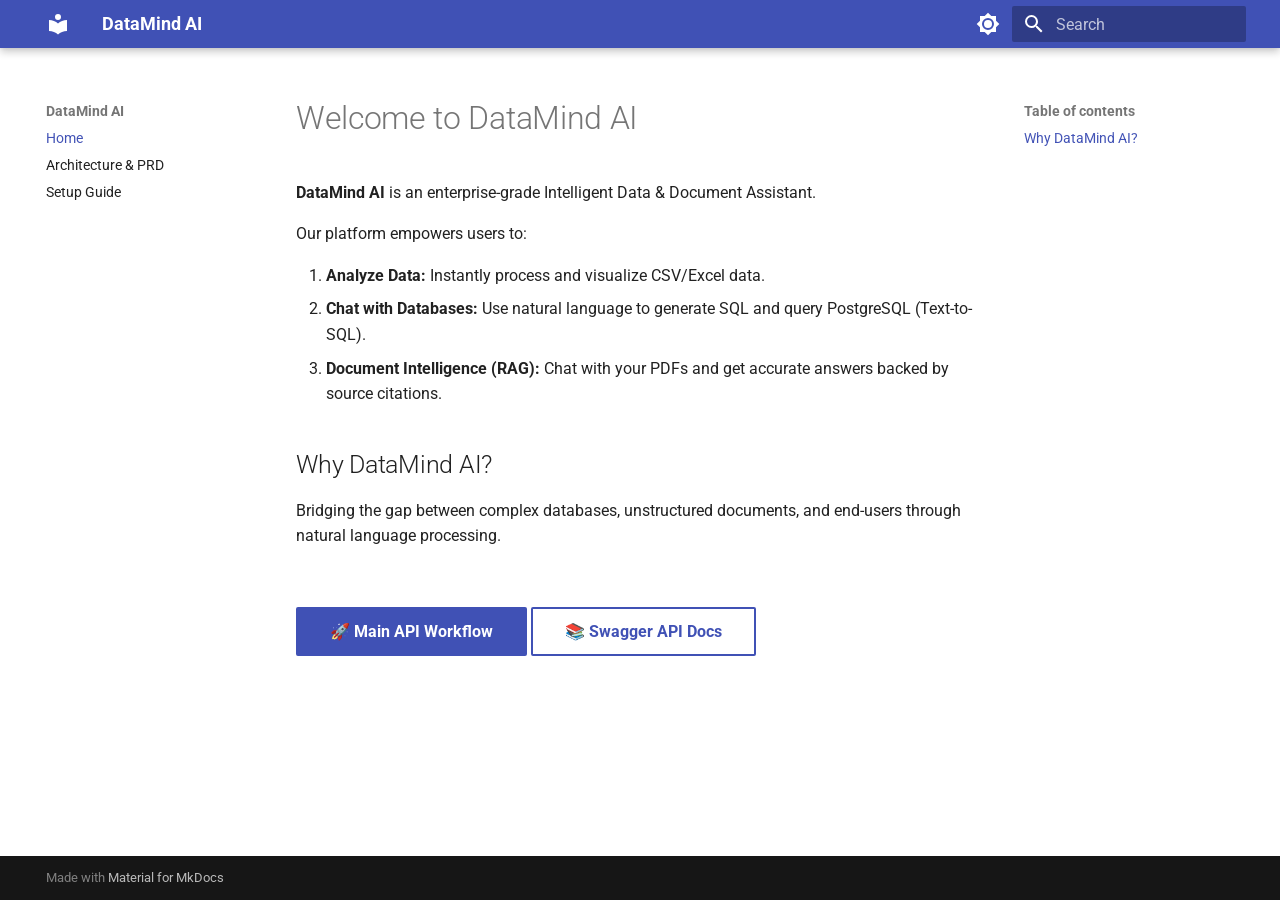
<file: site/index.html>
<!doctype html>
<html lang="en" class="no-js">
  <head>
    
      <meta charset="utf-8">
      <meta name="viewport" content="width=device-width,initial-scale=1">
      
      
      
      
      
        <link rel="next" href="idea/">
      
      
        
      
      
      <link rel="icon" href="assets/images/favicon.png">
      <meta name="generator" content="mkdocs-1.6.1, mkdocs-material-9.7.7">
    
    
      
        <title>DataMind AI</title>
      
    
    
      <link rel="stylesheet" href="assets/stylesheets/main.ec1eaa64.min.css">
      
        
        <link rel="stylesheet" href="assets/stylesheets/palette.ab4e12ef.min.css">
      
      


    
    
      
    
    
      
        
        
        <link rel="preconnect" href="https://fonts.gstatic.com" crossorigin>
        <link rel="stylesheet" href="https://fonts.googleapis.com/css?family=Roboto:300,300i,400,400i,700,700i%7CRoboto+Mono:400,400i,700,700i&display=fallback">
        <style>:root{--md-text-font:"Roboto";--md-code-font:"Roboto Mono"}</style>
      
    
    
    <script>__md_scope=new URL(".",location),__md_hash=e=>[...e].reduce(((e,_)=>(e<<5)-e+_.charCodeAt(0)),0),__md_get=(e,_=localStorage,t=__md_scope)=>JSON.parse(_.getItem(t.pathname+"."+e)),__md_set=(e,_,t=localStorage,a=__md_scope)=>{try{t.setItem(a.pathname+"."+e,JSON.stringify(_))}catch(e){}}</script>
    
      

    
    
  </head>
  
  
    
    
      
    
    
    
    
    <body dir="ltr" data-md-color-scheme="default" data-md-color-primary="indigo" data-md-color-accent="indigo">
  
    
    <input class="md-toggle" data-md-toggle="drawer" type="checkbox" id="__drawer" autocomplete="off">
    <input class="md-toggle" data-md-toggle="search" type="checkbox" id="__search" autocomplete="off">
    <label class="md-overlay" for="__drawer"></label>
    <div data-md-component="skip">
      
        
        <a href="#welcome-to-datamind-ai" class="md-skip">
          Skip to content
        </a>
      
    </div>
    <div data-md-component="announce">
      
    </div>
    
    
      

  

<header class="md-header md-header--shadow" data-md-component="header">
  <nav class="md-header__inner md-grid" aria-label="Header">
    <a href="." title="DataMind AI" class="md-header__button md-logo" aria-label="DataMind AI" data-md-component="logo">
      
  
  <svg xmlns="http://www.w3.org/2000/svg" viewBox="0 0 24 24"><path d="M12 8a3 3 0 0 0 3-3 3 3 0 0 0-3-3 3 3 0 0 0-3 3 3 3 0 0 0 3 3m0 3.54C9.64 9.35 6.5 8 3 8v11c3.5 0 6.64 1.35 9 3.54 2.36-2.19 5.5-3.54 9-3.54V8c-3.5 0-6.64 1.35-9 3.54"/></svg>

    </a>
    <label class="md-header__button md-icon" for="__drawer">
      
      <svg xmlns="http://www.w3.org/2000/svg" viewBox="0 0 24 24"><path d="M3 6h18v2H3zm0 5h18v2H3zm0 5h18v2H3z"/></svg>
    </label>
    <div class="md-header__title" data-md-component="header-title">
      <div class="md-header__ellipsis">
        <div class="md-header__topic">
          <span class="md-ellipsis">
            DataMind AI
          </span>
        </div>
        <div class="md-header__topic" data-md-component="header-topic">
          <span class="md-ellipsis">
            
              Home
            
          </span>
        </div>
      </div>
    </div>
    
      
        <form class="md-header__option" data-md-component="palette">
  
    
    
    
    <input class="md-option" data-md-color-media="" data-md-color-scheme="default" data-md-color-primary="indigo" data-md-color-accent="indigo"  aria-label="Switch to dark mode"  type="radio" name="__palette" id="__palette_0">
    
      <label class="md-header__button md-icon" title="Switch to dark mode" for="__palette_1" hidden>
        <svg xmlns="http://www.w3.org/2000/svg" viewBox="0 0 24 24"><path d="M12 8a4 4 0 0 0-4 4 4 4 0 0 0 4 4 4 4 0 0 0 4-4 4 4 0 0 0-4-4m0 10a6 6 0 0 1-6-6 6 6 0 0 1 6-6 6 6 0 0 1 6 6 6 6 0 0 1-6 6m8-9.31V4h-4.69L12 .69 8.69 4H4v4.69L.69 12 4 15.31V20h4.69L12 23.31 15.31 20H20v-4.69L23.31 12z"/></svg>
      </label>
    
  
    
    
    
    <input class="md-option" data-md-color-media="" data-md-color-scheme="slate" data-md-color-primary="indigo" data-md-color-accent="indigo"  aria-label="Switch to light mode"  type="radio" name="__palette" id="__palette_1">
    
      <label class="md-header__button md-icon" title="Switch to light mode" for="__palette_0" hidden>
        <svg xmlns="http://www.w3.org/2000/svg" viewBox="0 0 24 24"><path d="M12 18c-.89 0-1.74-.2-2.5-.55C11.56 16.5 13 14.42 13 12s-1.44-4.5-3.5-5.45C10.26 6.2 11.11 6 12 6a6 6 0 0 1 6 6 6 6 0 0 1-6 6m8-9.31V4h-4.69L12 .69 8.69 4H4v4.69L.69 12 4 15.31V20h4.69L12 23.31 15.31 20H20v-4.69L23.31 12z"/></svg>
      </label>
    
  
</form>
      
    
    
      <script>var palette=__md_get("__palette");if(palette&&palette.color){if("(prefers-color-scheme)"===palette.color.media){var media=matchMedia("(prefers-color-scheme: light)"),input=document.querySelector(media.matches?"[data-md-color-media='(prefers-color-scheme: light)']":"[data-md-color-media='(prefers-color-scheme: dark)']");palette.color.media=input.getAttribute("data-md-color-media"),palette.color.scheme=input.getAttribute("data-md-color-scheme"),palette.color.primary=input.getAttribute("data-md-color-primary"),palette.color.accent=input.getAttribute("data-md-color-accent")}for(var[key,value]of Object.entries(palette.color))document.body.setAttribute("data-md-color-"+key,value)}</script>
    
    
    
      
      
        <label class="md-header__button md-icon" for="__search">
          
          <svg xmlns="http://www.w3.org/2000/svg" viewBox="0 0 24 24"><path d="M9.5 3A6.5 6.5 0 0 1 16 9.5c0 1.61-.59 3.09-1.56 4.23l.27.27h.79l5 5-1.5 1.5-5-5v-.79l-.27-.27A6.52 6.52 0 0 1 9.5 16 6.5 6.5 0 0 1 3 9.5 6.5 6.5 0 0 1 9.5 3m0 2C7 5 5 7 5 9.5S7 14 9.5 14 14 12 14 9.5 12 5 9.5 5"/></svg>
        </label>
        <div class="md-search" data-md-component="search" role="dialog">
  <label class="md-search__overlay" for="__search"></label>
  <div class="md-search__inner" role="search">
    <form class="md-search__form" name="search">
      <input type="text" class="md-search__input" name="query" aria-label="Search" placeholder="Search" autocapitalize="off" autocorrect="off" autocomplete="off" spellcheck="false" data-md-component="search-query" required>
      <label class="md-search__icon md-icon" for="__search">
        
        <svg xmlns="http://www.w3.org/2000/svg" viewBox="0 0 24 24"><path d="M9.5 3A6.5 6.5 0 0 1 16 9.5c0 1.61-.59 3.09-1.56 4.23l.27.27h.79l5 5-1.5 1.5-5-5v-.79l-.27-.27A6.52 6.52 0 0 1 9.5 16 6.5 6.5 0 0 1 3 9.5 6.5 6.5 0 0 1 9.5 3m0 2C7 5 5 7 5 9.5S7 14 9.5 14 14 12 14 9.5 12 5 9.5 5"/></svg>
        
        <svg xmlns="http://www.w3.org/2000/svg" viewBox="0 0 24 24"><path d="M20 11v2H8l5.5 5.5-1.42 1.42L4.16 12l7.92-7.92L13.5 5.5 8 11z"/></svg>
      </label>
      <nav class="md-search__options" aria-label="Search">
        
        <button type="reset" class="md-search__icon md-icon" title="Clear" aria-label="Clear" tabindex="-1">
          
          <svg xmlns="http://www.w3.org/2000/svg" viewBox="0 0 24 24"><path d="M19 6.41 17.59 5 12 10.59 6.41 5 5 6.41 10.59 12 5 17.59 6.41 19 12 13.41 17.59 19 19 17.59 13.41 12z"/></svg>
        </button>
      </nav>
      
    </form>
    <div class="md-search__output">
      <div class="md-search__scrollwrap" tabindex="0" data-md-scrollfix>
        <div class="md-search-result" data-md-component="search-result">
          <div class="md-search-result__meta">
            Initializing search
          </div>
          <ol class="md-search-result__list" role="presentation"></ol>
        </div>
      </div>
    </div>
  </div>
</div>
      
    
    
  </nav>
  
</header>
    
    <div class="md-container" data-md-component="container">
      
      
        
          
        
      
      <main class="md-main" data-md-component="main">
        <div class="md-main__inner md-grid">
          
            
              
              <div class="md-sidebar md-sidebar--primary" data-md-component="sidebar" data-md-type="navigation" >
                <div class="md-sidebar__scrollwrap">
                  <div class="md-sidebar__inner">
                    



<nav class="md-nav md-nav--primary" aria-label="Navigation" data-md-level="0">
  <label class="md-nav__title" for="__drawer">
    <a href="." title="DataMind AI" class="md-nav__button md-logo" aria-label="DataMind AI" data-md-component="logo">
      
  
  <svg xmlns="http://www.w3.org/2000/svg" viewBox="0 0 24 24"><path d="M12 8a3 3 0 0 0 3-3 3 3 0 0 0-3-3 3 3 0 0 0-3 3 3 3 0 0 0 3 3m0 3.54C9.64 9.35 6.5 8 3 8v11c3.5 0 6.64 1.35 9 3.54 2.36-2.19 5.5-3.54 9-3.54V8c-3.5 0-6.64 1.35-9 3.54"/></svg>

    </a>
    DataMind AI
  </label>
  
  <ul class="md-nav__list" data-md-scrollfix>
    
      
      
  
  
    
  
  
  
    <li class="md-nav__item md-nav__item--active">
      
      <input class="md-nav__toggle md-toggle" type="checkbox" id="__toc">
      
      
        
      
      
        <label class="md-nav__link md-nav__link--active" for="__toc">
          
  
  
  <span class="md-ellipsis">
    
  
    Home
  

    
  </span>
  
  

          <span class="md-nav__icon md-icon"></span>
        </label>
      
      <a href="." class="md-nav__link md-nav__link--active">
        
  
  
  <span class="md-ellipsis">
    
  
    Home
  

    
  </span>
  
  

      </a>
      
        

<nav class="md-nav md-nav--secondary" aria-label="Table of contents">
  
  
  
    
  
  
    <label class="md-nav__title" for="__toc">
      <span class="md-nav__icon md-icon"></span>
      Table of contents
    </label>
    <ul class="md-nav__list" data-md-component="toc" data-md-scrollfix>
      
        <li class="md-nav__item">
  <a href="#why-datamind-ai" class="md-nav__link">
    <span class="md-ellipsis">
      
        Why DataMind AI?
      
    </span>
  </a>
  
</li>
      
    </ul>
  
</nav>
      
    </li>
  

    
      
      
  
  
  
  
    <li class="md-nav__item">
      <a href="idea/" class="md-nav__link">
        
  
  
  <span class="md-ellipsis">
    
  
    Architecture & PRD
  

    
  </span>
  
  

      </a>
    </li>
  

    
      
      
  
  
  
  
    <li class="md-nav__item">
      <a href="setup_guide/" class="md-nav__link">
        
  
  
  <span class="md-ellipsis">
    
  
    Setup Guide
  

    
  </span>
  
  

      </a>
    </li>
  

    
  </ul>
</nav>
                  </div>
                </div>
              </div>
            
            
              
              <div class="md-sidebar md-sidebar--secondary" data-md-component="sidebar" data-md-type="toc" >
                <div class="md-sidebar__scrollwrap">
                  <div class="md-sidebar__inner">
                    

<nav class="md-nav md-nav--secondary" aria-label="Table of contents">
  
  
  
    
  
  
    <label class="md-nav__title" for="__toc">
      <span class="md-nav__icon md-icon"></span>
      Table of contents
    </label>
    <ul class="md-nav__list" data-md-component="toc" data-md-scrollfix>
      
        <li class="md-nav__item">
  <a href="#why-datamind-ai" class="md-nav__link">
    <span class="md-ellipsis">
      
        Why DataMind AI?
      
    </span>
  </a>
  
</li>
      
    </ul>
  
</nav>
                  </div>
                </div>
              </div>
            
          
          
            <div class="md-content" data-md-component="content">
              
              <article class="md-content__inner md-typeset">
                
                  



<h1 id="welcome-to-datamind-ai">Welcome to DataMind AI</h1>
<p><strong>DataMind AI</strong> is an enterprise-grade Intelligent Data &amp; Document Assistant.</p>
<p>Our platform empowers users to:</p>
<ol>
<li><strong>Analyze Data:</strong> Instantly process and visualize CSV/Excel data.</li>
<li><strong>Chat with Databases:</strong> Use natural language to generate SQL and query PostgreSQL (Text-to-SQL).</li>
<li><strong>Document Intelligence (RAG):</strong> Chat with your PDFs and get accurate answers backed by source citations.</li>
</ol>
<h2 id="why-datamind-ai">Why DataMind AI?</h2>
<p>Bridging the gap between complex databases, unstructured documents, and end-users through natural language processing.</p>
<p><br></p>
<p><a class="md-button md-button--primary" href="/api/health">🚀 Main API Workflow</a>
<a class="md-button" href="/docs">📚 Swagger API Docs</a></p>












                
              </article>
            </div>
          
          
<script>var target=document.getElementById(location.hash.slice(1));target&&target.name&&(target.checked=target.name.startsWith("__tabbed_"))</script>
        </div>
        
      </main>
      
        <footer class="md-footer">
  
  <div class="md-footer-meta md-typeset">
    <div class="md-footer-meta__inner md-grid">
      <div class="md-copyright">
  
  
    Made with
    <a href="https://squidfunk.github.io/mkdocs-material/" target="_blank" rel="noopener">
      Material for MkDocs
    </a>
  
</div>
      
    </div>
  </div>
</footer>
      
    </div>
    <div class="md-dialog" data-md-component="dialog">
      <div class="md-dialog__inner md-typeset"></div>
    </div>
    
    
    
      
      
      <script id="__config" type="application/json">{"annotate": null, "base": ".", "features": [], "search": "assets/javascripts/workers/search.2c215733.min.js", "tags": null, "translations": {"clipboard.copied": "Copied to clipboard", "clipboard.copy": "Copy to clipboard", "search.result.more.one": "1 more on this page", "search.result.more.other": "# more on this page", "search.result.none": "No matching documents", "search.result.one": "1 matching document", "search.result.other": "# matching documents", "search.result.placeholder": "Type to start searching", "search.result.term.missing": "Missing", "select.version": "Select version"}, "version": null}</script>
    
    
      <script src="assets/javascripts/bundle.d7400e89.min.js"></script>
      
    
  </body>
</html>
</file>
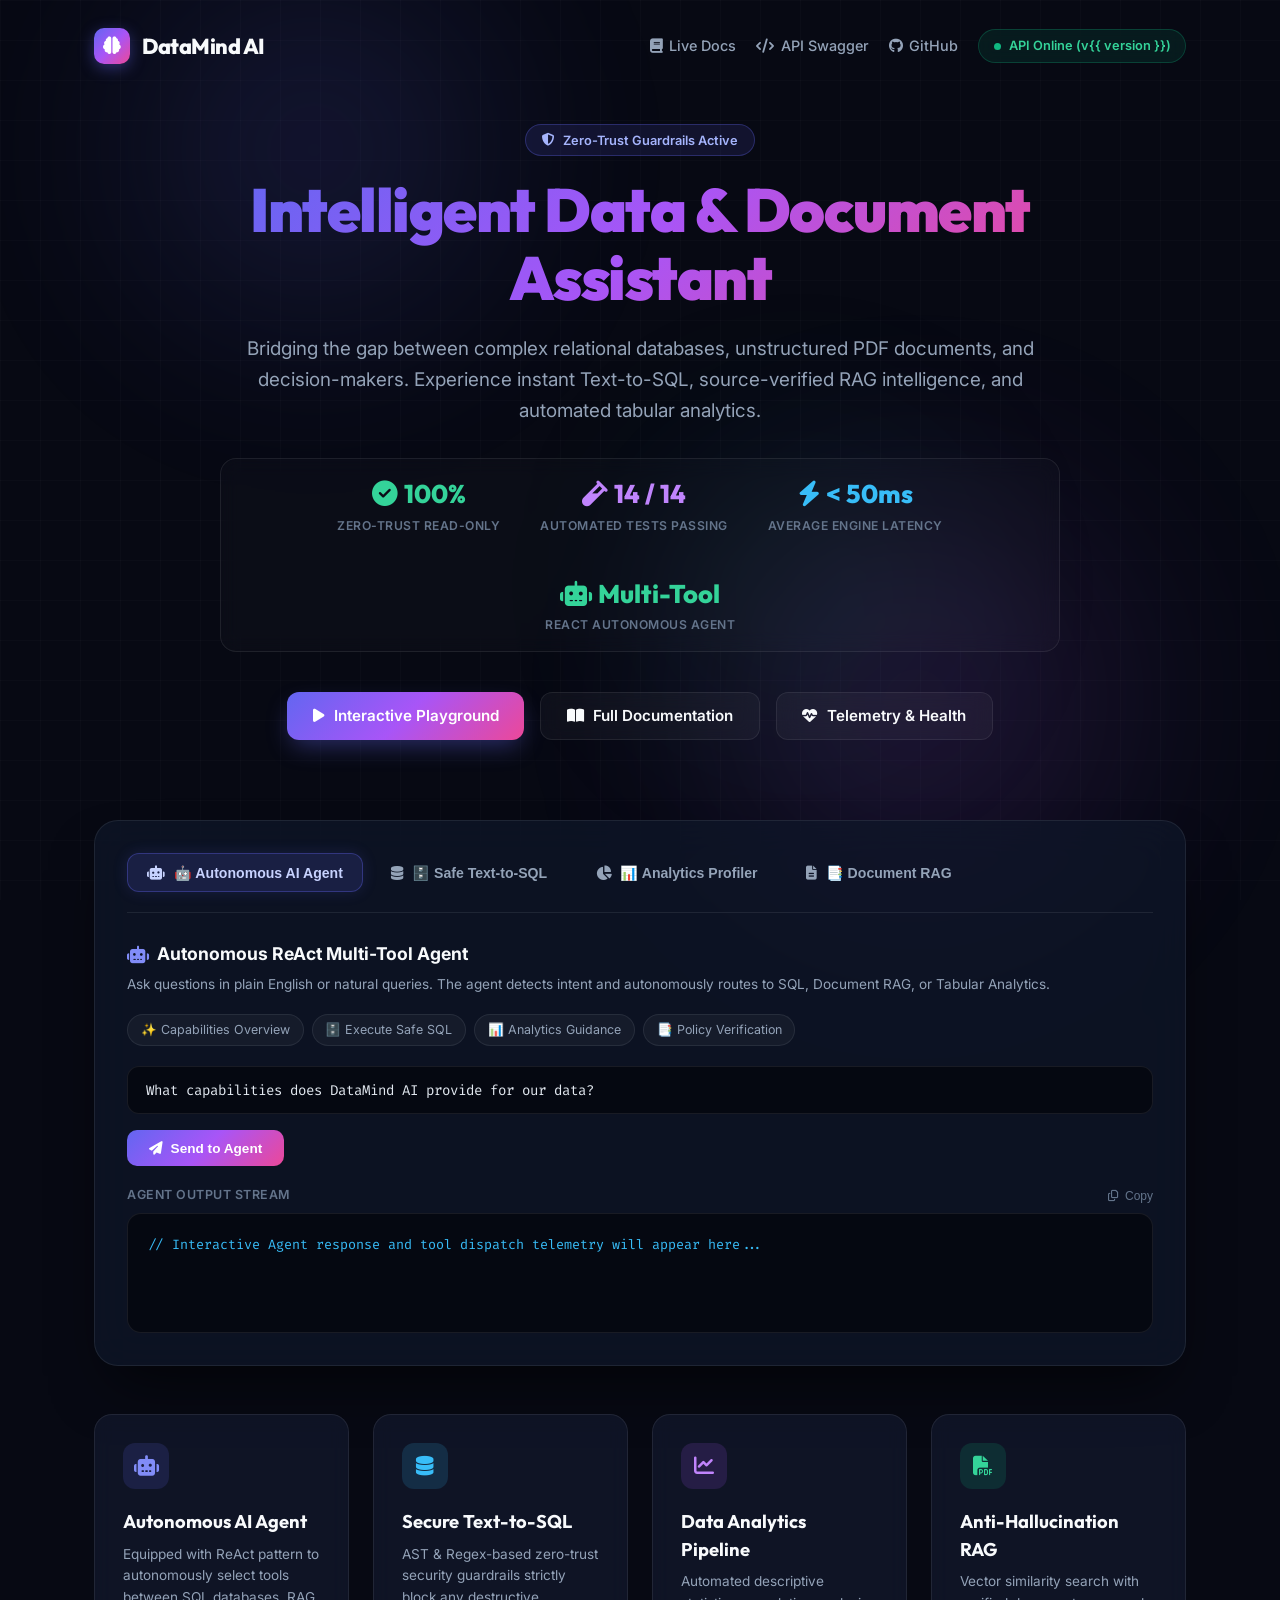
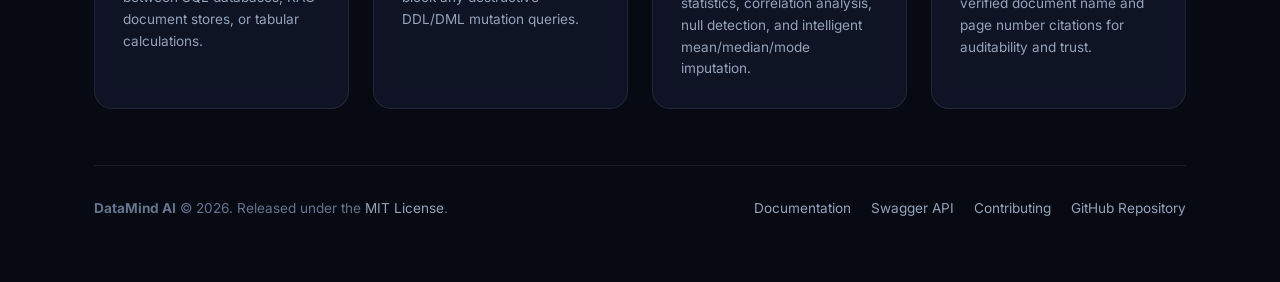
<file: templates/index.html>
<!DOCTYPE html>
<html lang="en">
<head>
    <meta charset="UTF-8">
    <meta name="viewport" content="width=device-width, initial-scale=1.0">
    <title>DataMind AI | Enterprise Intelligent Data & Document Assistant</title>
    <meta name="description" content="DataMind AI is an enterprise-grade Intelligent Data & Document Assistant powered by LLMs, RAG, and Safe SQL Execution.">
    
    <!-- Custom CSS -->
    <link rel="stylesheet" href="/static/css/style.css">
    
    <!-- Font Awesome 6 Icons -->
    <link rel="stylesheet" href="https://cdnjs.cloudflare.com/ajax/libs/font-awesome/6.4.0/css/all.min.css">
</head>
<body>

    <!-- Ambient Glowing Background Blobs -->
    <div class="blob blob-1"></div>
    <div class="blob blob-2"></div>
    <div class="blob blob-3"></div>

    <!-- Navigation Bar -->
    <header class="navbar">
        <a href="/" class="nav-brand">
            <div class="logo-icon">
                <i class="fa-solid fa-brain"></i>
            </div>
            <span>DataMind AI</span>
        </a>

        <div class="nav-links">
            <a href="https://datamindai.zengfy.top/" target="_blank" class="nav-link">
                <i class="fa-solid fa-book"></i> Live Docs
            </a>
            <a href="/docs" target="_blank" class="nav-link">
                <i class="fa-solid fa-code"></i> API Swagger
            </a>
            <a href="https://github.com/diusazzad/DataMind_AI" target="_blank" class="nav-link">
                <i class="fa-brands fa-github"></i> GitHub
            </a>
            <div class="status-pill" id="live-status-pill">
                <div class="pulse"></div>
                <span id="live-status-text">API Online (v{{ version }})</span>
            </div>
        </div>
    </header>

    <!-- Main Content Wrapper -->
    <main class="main-wrapper">

        <!-- Hero Section -->
        <section class="hero">
            <div class="hero-pill">
                <i class="fa-solid fa-shield-halved"></i> Zero-Trust Guardrails Active
            </div>
            <h1 class="hero-title">Intelligent Data & Document Assistant</h1>
            <p class="hero-subtitle">
                Bridging the gap between complex relational databases, unstructured PDF documents, and decision-makers. 
                Experience instant Text-to-SQL, source-verified RAG intelligence, and automated tabular analytics.
            </p>

            <!-- Quick Stats Strip -->
            <div class="stats-banner">
                <div class="stat-item">
                    <div class="stat-value green"><i class="fa-solid fa-circle-check"></i> 100%</div>
                    <div class="stat-label">Zero-Trust Read-Only</div>
                </div>
                <div class="stat-item">
                    <div class="stat-value purple"><i class="fa-solid fa-vial"></i> 14 / 14</div>
                    <div class="stat-label">Automated Tests Passing</div>
                </div>
                <div class="stat-item">
                    <div class="stat-value blue"><i class="fa-solid fa-bolt"></i> &lt; 50ms</div>
                    <div class="stat-label">Average Engine Latency</div>
                </div>
                <div class="stat-item">
                    <div class="stat-value green"><i class="fa-solid fa-robot"></i> Multi-Tool</div>
                    <div class="stat-label">ReAct Autonomous Agent</div>
                </div>
            </div>

            <!-- Primary Buttons -->
            <div class="btn-group">
                <a href="#playground" class="btn btn-primary">
                    <i class="fa-solid fa-play"></i> Interactive Playground
                </a>
                <a href="https://datamindai.zengfy.top/" target="_blank" class="btn btn-secondary">
                    <i class="fa-solid fa-book-open"></i> Full Documentation
                </a>
                <a href="/api/health" target="_blank" class="btn btn-secondary">
                    <i class="fa-solid fa-heart-pulse"></i> Telemetry & Health
                </a>
            </div>
        </section>

        <!-- Interactive Playground Card -->
        <section class="playground-card" id="playground">
            <!-- Navigation Tabs -->
            <div class="tab-nav">
                <button class="tab-btn active" id="tab-btn-agent" onclick="switchPlaygroundTab(this, 'agent')">
                    <i class="fa-solid fa-robot"></i> 🤖 Autonomous AI Agent
                </button>
                <button class="tab-btn" id="tab-btn-sql" onclick="switchPlaygroundTab(this, 'sql')">
                    <i class="fa-solid fa-database"></i> 🗄️ Safe Text-to-SQL
                </button>
                <button class="tab-btn" id="tab-btn-analytics" onclick="switchPlaygroundTab(this, 'analytics')">
                    <i class="fa-solid fa-chart-pie"></i> 📊 Analytics Profiler
                </button>
                <button class="tab-btn" id="tab-btn-rag" onclick="switchPlaygroundTab(this, 'rag')">
                    <i class="fa-solid fa-file-lines"></i> 📑 Document RAG
                </button>
            </div>

            <!-- 1. Agent Tab Pane -->
            <div id="pane-agent">
                <div class="pane-title"><i class="fa-solid fa-robot" style="color: #818cf8;"></i> Autonomous ReAct Multi-Tool Agent</div>
                <div class="pane-desc">Ask questions in plain English or natural queries. The agent detects intent and autonomously routes to SQL, Document RAG, or Tabular Analytics.</div>

                <div class="chips-container">
                    <span class="chip" onclick="setAgentQuery('What capabilities does DataMind AI provide for our data?')">✨ Capabilities Overview</span>
                    <span class="chip" onclick="setAgentQuery('SELECT 204 AS order_id, 890.50 AS amount, \'Completed\' AS status;')">🗄️ Execute Safe SQL</span>
                    <span class="chip" onclick="setAgentQuery('How does the data analytics engine handle missing values and null imputation?')">📊 Analytics Guidance</span>
                    <span class="chip" onclick="setAgentQuery('What is the zero-trust security architecture and what queries are forbidden?')">📑 Policy Verification</span>
                </div>

                <input type="text" id="agent-input" class="input-box" value="What capabilities does DataMind AI provide for our data?">
                
                <div class="controls-row" style="margin-top: 1rem;">
                    <button class="mini-btn" id="btn-send-agent" onclick="sendAgentMessage()">
                        <i class="fa-solid fa-paper-plane"></i> Send to Agent
                    </button>
                </div>

                <div class="console-header">
                    <span class="console-label">Agent Output Stream</span>
                    <button class="copy-btn" onclick="copyConsole('agent-result')"><i class="fa-regular fa-copy"></i> Copy</button>
                </div>
                <div id="agent-result" class="result-box">// Interactive Agent response and tool dispatch telemetry will appear here...</div>
            </div>

            <!-- 2. Safe SQL Tab Pane -->
            <div id="pane-sql" style="display: none;">
                <div class="pane-title"><i class="fa-solid fa-database" style="color: #38bdf8;"></i> Safe Read-Only SQL Engine</div>
                <div class="pane-desc">Zero-trust SQL execution engine with strict guardrails preventing DDL/DML data mutation. Safe max-row fetch limit enforced.</div>

                <div class="chips-container">
                    <span class="chip" onclick="setSqlQuery('SELECT 101 AS order_id, \'Delivered\' AS status, 450.75 AS revenue, \'North America\' AS region;')">Sample Order Record</span>
                    <span class="chip" onclick="setSqlQuery('SELECT \'DataMind\' AS platform, 14 AS tests_passed, 100 AS security_score;')">System Score Query</span>
                    <span class="chip" onclick="setSqlQuery('DROP TABLE users;')">⚠️ Test Blocked Command (DROP)</span>
                </div>

                <input type="text" id="sql-input" class="input-box" value="SELECT 101 AS order_id, 'Delivered' AS status, 450.75 AS revenue, 'North America' AS region;">

                <div class="controls-row" style="margin-top: 1rem;">
                    <button class="mini-btn" id="btn-exec-sql" onclick="executeSql()">
                        <i class="fa-solid fa-play"></i> Execute Safe Query
                    </button>
                    <button class="mini-btn-outline" id="btn-view-schema" onclick="fetchSchema()">
                        <i class="fa-solid fa-list-check"></i> Introspect Schema
                    </button>
                </div>

                <div class="console-header">
                    <span class="console-label">SQL Execution Result</span>
                    <button class="copy-btn" onclick="copyConsole('sql-result')"><i class="fa-regular fa-copy"></i> Copy</button>
                </div>
                <div id="sql-result" class="result-box">// Query output and execution timing will appear here...</div>
            </div>

            <!-- 3. Analytics Profiler Tab Pane -->
            <div id="pane-analytics" style="display: none;">
                <div class="pane-title"><i class="fa-solid fa-chart-pie" style="color: #c084fc;"></i> Tabular Data Profiler & Auto-Cleaner</div>
                <div class="pane-desc">Ingests CSV/Excel files, calculates descriptive statistics (mean, median, std, skewness), unique counts, null percentages, and performs auto-imputation.</div>

                <div class="controls-row">
                    <button class="mini-btn" id="btn-profile-data" onclick="profileSampleData()">
                        <i class="fa-solid fa-chart-column"></i> Profile Sample Dataset
                    </button>
                    <button class="mini-btn-outline" id="btn-clean-data" onclick="cleanSampleData()">
                        <i class="fa-solid fa-broom"></i> Test Auto-Cleaning & Imputation
                    </button>
                </div>

                <div class="console-header">
                    <span class="console-label">Profiling Metrics & Distributions</span>
                    <button class="copy-btn" onclick="copyConsole('analytics-result')"><i class="fa-regular fa-copy"></i> Copy</button>
                </div>
                <div id="analytics-result" class="result-box">// Statistical summaries and correlation matrix will appear here...</div>
            </div>

            <!-- 4. Document RAG Tab Pane -->
            <div id="pane-rag" style="display: none;">
                <div class="pane-title"><i class="fa-solid fa-file-lines" style="color: #34d399;"></i> Document Intelligence & Source-Cited RAG</div>
                <div class="pane-desc">Semantic text chunking and vector space retrieval. Every answer strictly cites the exact document name and page number to prevent hallucination.</div>

                <div class="controls-row">
                    <button class="mini-btn-outline" id="btn-index-doc" onclick="indexSampleDocument()">
                        <i class="fa-solid fa-cloud-arrow-up"></i> Index Sample Security Policy
                    </button>
                    <span id="doc-index-status" style="font-size: 0.8rem; color: #34d399; font-weight: 600;"></span>
                </div>

                <div class="chips-container" style="margin-top: 0.8rem;">
                    <span class="chip" onclick="setRagQuestion('What is the security architecture principle and what queries are forbidden?')">Zero-Trust & Forbidden Queries</span>
                    <span class="chip" onclick="setRagQuestion('How does the platform handle document text chunking and citations?')">Chunking & Citations Architecture</span>
                </div>

                <input type="text" id="rag-question-input" class="input-box" value="What is the security architecture principle and what queries are forbidden?">

                <div class="controls-row" style="margin-top: 1rem;">
                    <button class="mini-btn" id="btn-query-rag" onclick="queryRag()">
                        <i class="fa-solid fa-magnifying-glass"></i> Ask Document Assistant
                    </button>
                </div>

                <div class="console-header">
                    <span class="console-label">Source-Cited RAG Response</span>
                    <button class="copy-btn" onclick="copyConsole('rag-result')"><i class="fa-regular fa-copy"></i> Copy</button>
                </div>
                <div id="rag-result" class="result-box">// Verified answer and source citation cards will appear here...</div>
            </div>

        </section>

        <!-- Feature Pillar Cards Section -->
        <section class="features-grid">
            <div class="feature-card">
                <div class="feature-icon-wrapper icon-agent">
                    <i class="fa-solid fa-robot"></i>
                </div>
                <h3>Autonomous AI Agent</h3>
                <p>Equipped with ReAct pattern to autonomously select tools between SQL databases, RAG document stores, or tabular calculations.</p>
            </div>

            <div class="feature-card">
                <div class="feature-icon-wrapper icon-sql">
                    <i class="fa-solid fa-database"></i>
                </div>
                <h3>Secure Text-to-SQL</h3>
                <p>AST & Regex-based zero-trust security guardrails strictly block any destructive DDL/DML mutation queries.</p>
            </div>

            <div class="feature-card">
                <div class="feature-icon-wrapper icon-analytics">
                    <i class="fa-solid fa-chart-line"></i>
                </div>
                <h3>Data Analytics Pipeline</h3>
                <p>Automated descriptive statistics, correlation analysis, null detection, and intelligent mean/median/mode imputation.</p>
            </div>

            <div class="feature-card">
                <div class="feature-icon-wrapper icon-rag">
                    <i class="fa-solid fa-file-pdf"></i>
                </div>
                <h3>Anti-Hallucination RAG</h3>
                <p>Vector similarity search with verified document name and page number citations for auditability and trust.</p>
            </div>
        </section>

        <!-- Footer -->
        <footer>
            <div>
                <strong>DataMind AI</strong> &copy; 2026. Released under the <a href="https://opensource.org/licenses/MIT" target="_blank">MIT License</a>.
            </div>
            <div style="display: flex; gap: 1.25rem;">
                <a href="https://datamindai.zengfy.top/" target="_blank">Documentation</a>
                <a href="/docs" target="_blank">Swagger API</a>
                <a href="https://github.com/diusazzad/DataMind_AI/blob/main/CONTRIBUTING.md" target="_blank">Contributing</a>
                <a href="https://github.com/diusazzad/DataMind_AI" target="_blank">GitHub Repository</a>
            </div>
        </footer>

    </main>

    <!-- Interactive Client JavaScript -->
    <script>
        function switchPlaygroundTab(btn, tab) {
            document.querySelectorAll('.tab-btn').forEach(b => b.classList.remove('active'));
            btn.classList.add('active');
            
            document.getElementById('pane-agent').style.display = tab === 'agent' ? 'block' : 'none';
            document.getElementById('pane-sql').style.display = tab === 'sql' ? 'block' : 'none';
            document.getElementById('pane-analytics').style.display = tab === 'analytics' ? 'block' : 'none';
            document.getElementById('pane-rag').style.display = tab === 'rag' ? 'block' : 'none';
        }

        function setAgentQuery(text) {
            document.getElementById('agent-input').value = text;
        }

        function setSqlQuery(text) {
            document.getElementById('sql-input').value = text;
        }

        function setRagQuestion(text) {
            document.getElementById('rag-question-input').value = text;
        }

        function copyConsole(elementId) {
            const content = document.getElementById(elementId).innerText;
            navigator.clipboard.writeText(content).then(() => {
                alert("Copied to clipboard!");
            });
        }

        // 1. Autonomous Agent Call
        async function sendAgentMessage() {
            const message = document.getElementById('agent-input').value;
            const resultBox = document.getElementById('agent-result');
            resultBox.textContent = "Autonomous Agent analyzing inquiry and selecting optimal tool...";

            try {
                const res = await fetch('/api/v1/agent/chat', {
                    method: 'POST',
                    headers: { 'Content-Type': 'application/json' },
                    body: JSON.stringify({ message: message, history: [] })
                });
                const data = await res.json();
                
                let output = "=== [TELEMETRY] Intent Detected: " + (data.intent || 'General').toUpperCase() + " ===\n";
                if (data.tool_used) {
                    output += "Tool Dispatched: " + data.tool_used + "\n";
                }
                output += "Latency: " + data.latency_ms + "ms\n\n";
                output += "=== [AGENT REPLY] ===\n" + data.reply + "\n\n";

                if (data.tool_output) {
                    output += "=== [STRUCTURED TOOL PAYLOAD] ===\n" + JSON.stringify(data.tool_output, null, 2) + "\n";
                }

                if (data.citations && data.citations.length > 0) {
                    output += "\n=== [VERIFIED CITATIONS] ===\n";
                    data.citations.forEach((c, idx) => {
                        output += "[" + (idx + 1) + "] " + c.document_name + " (Page " + c.page_number + ") - Relevance: " + c.relevance_percentage + "%\n";
                    });
                }

                resultBox.textContent = output;
            } catch (err) {
                resultBox.textContent = "Error: " + err.message;
            }
        }

        // 2. Safe SQL Query Execution
        async function executeSql() {
            const query = document.getElementById('sql-input').value;
            const resultBox = document.getElementById('sql-result');
            resultBox.textContent = "Validating zero-trust security guardrails & executing...";
            
            try {
                const res = await fetch('/api/v1/sql/query', {
                    method: 'POST',
                    headers: { 'Content-Type': 'application/json' },
                    body: JSON.stringify({ query_text: query })
                });
                const data = await res.json();
                resultBox.textContent = JSON.stringify(data, null, 2);
            } catch (err) {
                resultBox.textContent = "Error: " + err.message;
            }
        }

        // Introspect Schema
        async function fetchSchema() {
            const resultBox = document.getElementById('sql-result');
            resultBox.textContent = "Introspecting database tables & columns...";
            try {
                const res = await fetch('/api/v1/sql/schema');
                const data = await res.json();
                resultBox.textContent = "=== Connected Database Schema ===\n" + JSON.stringify(data, null, 2);
            } catch (err) {
                resultBox.textContent = "Error: " + err.message;
            }
        }

        // 3. Tabular Dataset Profiler
        async function profileSampleData() {
            const resultBox = document.getElementById('analytics-result');
            resultBox.textContent = "Ingesting dataset & generating statistical distributions...";

            const csvContent = "id,product,price,stock,category\n1,Laptop,1200,15,Electronics\n2,Mouse,25,,Accessories\n3,Keyboard,75,40,Accessories\n4,Monitor,300,10,Electronics\n5,Laptop,1200,15,Electronics";
            const blob = new Blob([csvContent], { type: 'text/csv' });
            const formData = new FormData();
            formData.append('file', blob, 'sample_store.csv');

            try {
                const res = await fetch('/api/v1/analytics/profile', {
                    method: 'POST',
                    body: formData
                });
                const data = await res.json();
                resultBox.textContent = JSON.stringify(data, null, 2);
            } catch (err) {
                resultBox.textContent = "Error: " + err.message;
            }
        }

        // Auto Data Cleaner
        async function cleanSampleData() {
            const resultBox = document.getElementById('analytics-result');
            resultBox.textContent = "Executing automated cleaning & null imputation...";

            const csvContent = "id,product,price,stock,category\n1,Laptop,1200,15,Electronics\n2,Mouse,25,,Accessories\n3,Keyboard,75,40,Accessories\n4,Monitor,300,10,Electronics\n5,Laptop,1200,15,Electronics";
            const blob = new Blob([csvContent], { type: 'text/csv' });
            const formData = new FormData();
            formData.append('file', blob, 'sample_store.csv');

            try {
                const res = await fetch('/api/v1/analytics/clean?drop_duplicates=true&impute_numeric=median&impute_categorical=mode', {
                    method: 'POST',
                    body: formData
                });
                const data = await res.json();
                resultBox.textContent = "=== Automated Cleaning Result ===\n" + JSON.stringify(data, null, 2);
            } catch (err) {
                resultBox.textContent = "Error: " + err.message;
            }
        }

        // 4. Index Document for RAG
        async function indexSampleDocument() {
            const statusLabel = document.getElementById('doc-index-status');
            statusLabel.textContent = "Parsing & indexing document...";

            const docContent = "# DataMind AI Enterprise Security and Architecture\n\nDataMind AI operates under a strict Zero-Trust principle. All Text-to-SQL operations are executed in Read-Only mode to prevent data corruption. No destructive DDL or DML queries such as DROP, DELETE, or ALTER are ever allowed.\n\n## Document Intelligence\nThe platform integrates semantic text chunking and vector storage with ChromaDB. Answers generated by the assistant must explicitly cite the document name and page number to eliminate hallucination.";
            const blob = new Blob([docContent], { type: 'text/markdown' });
            const formData = new FormData();
            formData.append('file', blob, 'enterprise_security_policy.md');

            try {
                const res = await fetch('/api/v1/rag/upload', {
                    method: 'POST',
                    body: formData
                });
                const data = await res.json();
                statusLabel.textContent = "✓ Indexed: " + data.document.document_name + " (" + data.document.total_chunks + " chunks)";
            } catch (err) {
                statusLabel.textContent = "Error: " + err.message;
            }
        }

        // Query Document RAG
        async function queryRag() {
            const question = document.getElementById('rag-question-input').value;
            const resultBox = document.getElementById('rag-result');
            resultBox.textContent = "Vector space search & synthesizing answer...";

            try {
                const res = await fetch('/api/v1/rag/query', {
                    method: 'POST',
                    headers: { 'Content-Type': 'application/json' },
                    body: JSON.stringify({ question: question, top_k: 3 })
                });
                const data = await res.json();
                
                let output = "=== [AI SYNTHESIZED ANSWER] ===\n" + data.answer + "\n\n";
                output += "=== [SOURCE CITATIONS (" + data.citations.length + ")] ===\n";
                data.citations.forEach((c, i) => {
                    output += "[" + (i + 1) + "] " + c.document_name + " (Page " + c.page_number + ") - Relevance: " + c.relevance_percentage + "%\n";
                    output += "    Snippet: " + c.snippet + "\n";
                });
                output += "\nLatency: " + data.latency_ms + "ms";
                resultBox.textContent = output;
            } catch (err) {
                resultBox.textContent = "Error: " + err.message;
            }
        }
    </script>

</body>
</html>
</file>
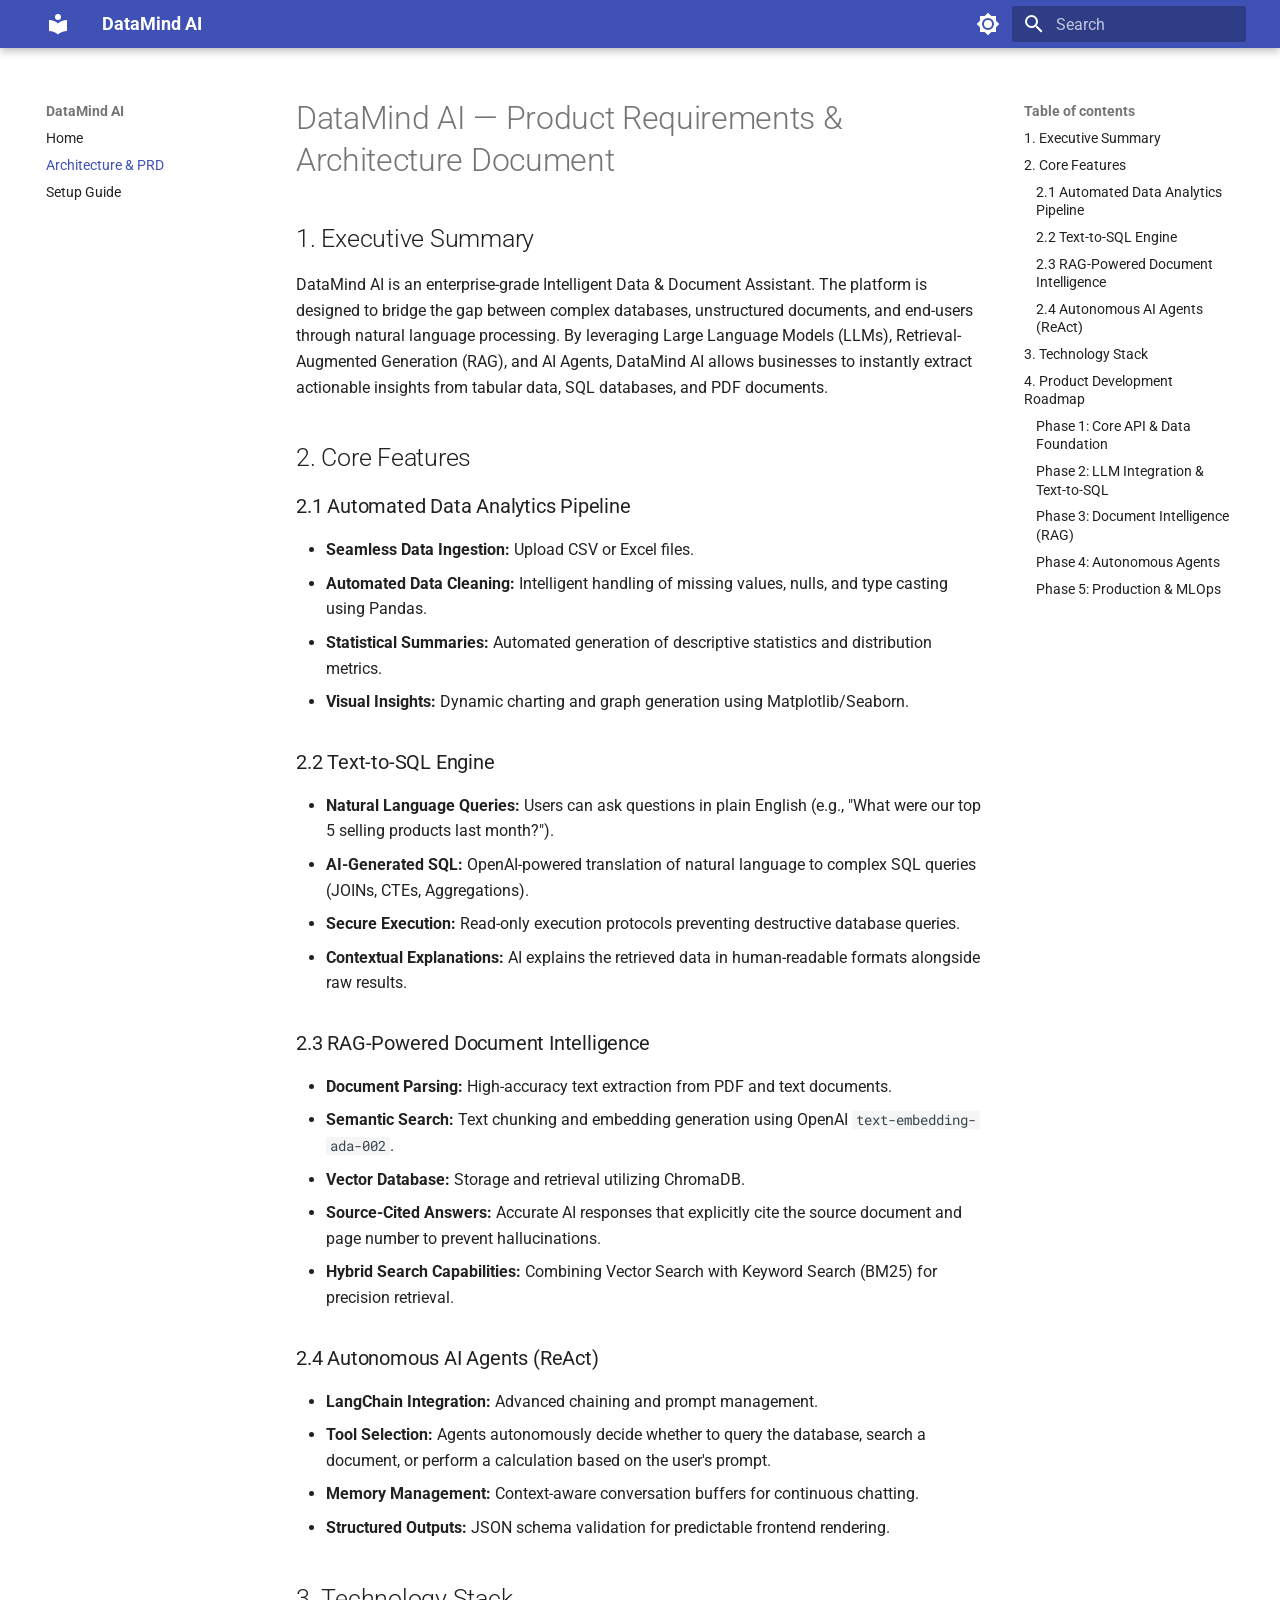
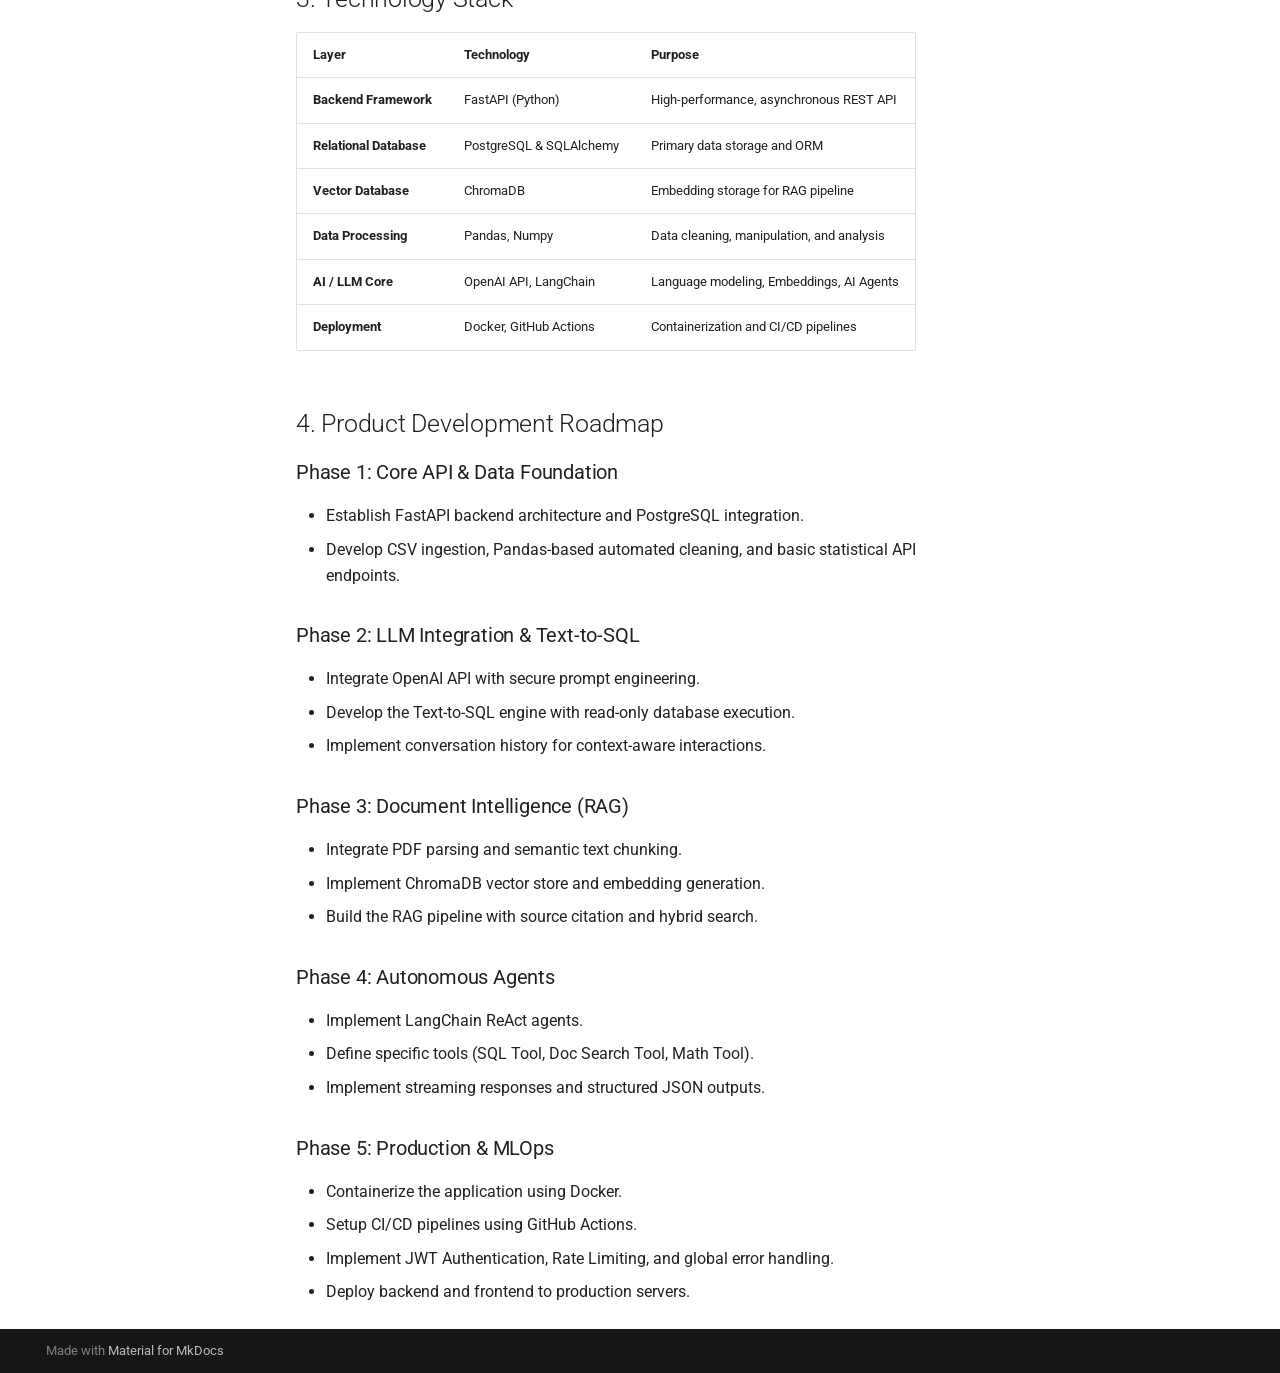
<file: site/idea/index.html>
<!doctype html>
<html lang="en" class="no-js">
  <head>
    
      <meta charset="utf-8">
      <meta name="viewport" content="width=device-width,initial-scale=1">
      
      
      
      
        <link rel="prev" href="..">
      
      
        <link rel="next" href="../setup_guide/">
      
      
        
      
      
      <link rel="icon" href="../assets/images/favicon.png">
      <meta name="generator" content="mkdocs-1.6.1, mkdocs-material-9.7.7">
    
    
      
        <title>Architecture & PRD - DataMind AI</title>
      
    
    
      <link rel="stylesheet" href="../assets/stylesheets/main.ec1eaa64.min.css">
      
        
        <link rel="stylesheet" href="../assets/stylesheets/palette.ab4e12ef.min.css">
      
      


    
    
      
    
    
      
        
        
        <link rel="preconnect" href="https://fonts.gstatic.com" crossorigin>
        <link rel="stylesheet" href="https://fonts.googleapis.com/css?family=Roboto:300,300i,400,400i,700,700i%7CRoboto+Mono:400,400i,700,700i&display=fallback">
        <style>:root{--md-text-font:"Roboto";--md-code-font:"Roboto Mono"}</style>
      
    
    
    <script>__md_scope=new URL("..",location),__md_hash=e=>[...e].reduce(((e,_)=>(e<<5)-e+_.charCodeAt(0)),0),__md_get=(e,_=localStorage,t=__md_scope)=>JSON.parse(_.getItem(t.pathname+"."+e)),__md_set=(e,_,t=localStorage,a=__md_scope)=>{try{t.setItem(a.pathname+"."+e,JSON.stringify(_))}catch(e){}}</script>
    
      

    
    
  </head>
  
  
    
    
      
    
    
    
    
    <body dir="ltr" data-md-color-scheme="default" data-md-color-primary="indigo" data-md-color-accent="indigo">
  
    
    <input class="md-toggle" data-md-toggle="drawer" type="checkbox" id="__drawer" autocomplete="off">
    <input class="md-toggle" data-md-toggle="search" type="checkbox" id="__search" autocomplete="off">
    <label class="md-overlay" for="__drawer"></label>
    <div data-md-component="skip">
      
        
        <a href="#datamind-ai-product-requirements-architecture-document" class="md-skip">
          Skip to content
        </a>
      
    </div>
    <div data-md-component="announce">
      
    </div>
    
    
      

  

<header class="md-header md-header--shadow" data-md-component="header">
  <nav class="md-header__inner md-grid" aria-label="Header">
    <a href=".." title="DataMind AI" class="md-header__button md-logo" aria-label="DataMind AI" data-md-component="logo">
      
  
  <svg xmlns="http://www.w3.org/2000/svg" viewBox="0 0 24 24"><path d="M12 8a3 3 0 0 0 3-3 3 3 0 0 0-3-3 3 3 0 0 0-3 3 3 3 0 0 0 3 3m0 3.54C9.64 9.35 6.5 8 3 8v11c3.5 0 6.64 1.35 9 3.54 2.36-2.19 5.5-3.54 9-3.54V8c-3.5 0-6.64 1.35-9 3.54"/></svg>

    </a>
    <label class="md-header__button md-icon" for="__drawer">
      
      <svg xmlns="http://www.w3.org/2000/svg" viewBox="0 0 24 24"><path d="M3 6h18v2H3zm0 5h18v2H3zm0 5h18v2H3z"/></svg>
    </label>
    <div class="md-header__title" data-md-component="header-title">
      <div class="md-header__ellipsis">
        <div class="md-header__topic">
          <span class="md-ellipsis">
            DataMind AI
          </span>
        </div>
        <div class="md-header__topic" data-md-component="header-topic">
          <span class="md-ellipsis">
            
              Architecture & PRD
            
          </span>
        </div>
      </div>
    </div>
    
      
        <form class="md-header__option" data-md-component="palette">
  
    
    
    
    <input class="md-option" data-md-color-media="" data-md-color-scheme="default" data-md-color-primary="indigo" data-md-color-accent="indigo"  aria-label="Switch to dark mode"  type="radio" name="__palette" id="__palette_0">
    
      <label class="md-header__button md-icon" title="Switch to dark mode" for="__palette_1" hidden>
        <svg xmlns="http://www.w3.org/2000/svg" viewBox="0 0 24 24"><path d="M12 8a4 4 0 0 0-4 4 4 4 0 0 0 4 4 4 4 0 0 0 4-4 4 4 0 0 0-4-4m0 10a6 6 0 0 1-6-6 6 6 0 0 1 6-6 6 6 0 0 1 6 6 6 6 0 0 1-6 6m8-9.31V4h-4.69L12 .69 8.69 4H4v4.69L.69 12 4 15.31V20h4.69L12 23.31 15.31 20H20v-4.69L23.31 12z"/></svg>
      </label>
    
  
    
    
    
    <input class="md-option" data-md-color-media="" data-md-color-scheme="slate" data-md-color-primary="indigo" data-md-color-accent="indigo"  aria-label="Switch to light mode"  type="radio" name="__palette" id="__palette_1">
    
      <label class="md-header__button md-icon" title="Switch to light mode" for="__palette_0" hidden>
        <svg xmlns="http://www.w3.org/2000/svg" viewBox="0 0 24 24"><path d="M12 18c-.89 0-1.74-.2-2.5-.55C11.56 16.5 13 14.42 13 12s-1.44-4.5-3.5-5.45C10.26 6.2 11.11 6 12 6a6 6 0 0 1 6 6 6 6 0 0 1-6 6m8-9.31V4h-4.69L12 .69 8.69 4H4v4.69L.69 12 4 15.31V20h4.69L12 23.31 15.31 20H20v-4.69L23.31 12z"/></svg>
      </label>
    
  
</form>
      
    
    
      <script>var palette=__md_get("__palette");if(palette&&palette.color){if("(prefers-color-scheme)"===palette.color.media){var media=matchMedia("(prefers-color-scheme: light)"),input=document.querySelector(media.matches?"[data-md-color-media='(prefers-color-scheme: light)']":"[data-md-color-media='(prefers-color-scheme: dark)']");palette.color.media=input.getAttribute("data-md-color-media"),palette.color.scheme=input.getAttribute("data-md-color-scheme"),palette.color.primary=input.getAttribute("data-md-color-primary"),palette.color.accent=input.getAttribute("data-md-color-accent")}for(var[key,value]of Object.entries(palette.color))document.body.setAttribute("data-md-color-"+key,value)}</script>
    
    
    
      
      
        <label class="md-header__button md-icon" for="__search">
          
          <svg xmlns="http://www.w3.org/2000/svg" viewBox="0 0 24 24"><path d="M9.5 3A6.5 6.5 0 0 1 16 9.5c0 1.61-.59 3.09-1.56 4.23l.27.27h.79l5 5-1.5 1.5-5-5v-.79l-.27-.27A6.52 6.52 0 0 1 9.5 16 6.5 6.5 0 0 1 3 9.5 6.5 6.5 0 0 1 9.5 3m0 2C7 5 5 7 5 9.5S7 14 9.5 14 14 12 14 9.5 12 5 9.5 5"/></svg>
        </label>
        <div class="md-search" data-md-component="search" role="dialog">
  <label class="md-search__overlay" for="__search"></label>
  <div class="md-search__inner" role="search">
    <form class="md-search__form" name="search">
      <input type="text" class="md-search__input" name="query" aria-label="Search" placeholder="Search" autocapitalize="off" autocorrect="off" autocomplete="off" spellcheck="false" data-md-component="search-query" required>
      <label class="md-search__icon md-icon" for="__search">
        
        <svg xmlns="http://www.w3.org/2000/svg" viewBox="0 0 24 24"><path d="M9.5 3A6.5 6.5 0 0 1 16 9.5c0 1.61-.59 3.09-1.56 4.23l.27.27h.79l5 5-1.5 1.5-5-5v-.79l-.27-.27A6.52 6.52 0 0 1 9.5 16 6.5 6.5 0 0 1 3 9.5 6.5 6.5 0 0 1 9.5 3m0 2C7 5 5 7 5 9.5S7 14 9.5 14 14 12 14 9.5 12 5 9.5 5"/></svg>
        
        <svg xmlns="http://www.w3.org/2000/svg" viewBox="0 0 24 24"><path d="M20 11v2H8l5.5 5.5-1.42 1.42L4.16 12l7.92-7.92L13.5 5.5 8 11z"/></svg>
      </label>
      <nav class="md-search__options" aria-label="Search">
        
        <button type="reset" class="md-search__icon md-icon" title="Clear" aria-label="Clear" tabindex="-1">
          
          <svg xmlns="http://www.w3.org/2000/svg" viewBox="0 0 24 24"><path d="M19 6.41 17.59 5 12 10.59 6.41 5 5 6.41 10.59 12 5 17.59 6.41 19 12 13.41 17.59 19 19 17.59 13.41 12z"/></svg>
        </button>
      </nav>
      
    </form>
    <div class="md-search__output">
      <div class="md-search__scrollwrap" tabindex="0" data-md-scrollfix>
        <div class="md-search-result" data-md-component="search-result">
          <div class="md-search-result__meta">
            Initializing search
          </div>
          <ol class="md-search-result__list" role="presentation"></ol>
        </div>
      </div>
    </div>
  </div>
</div>
      
    
    
  </nav>
  
</header>
    
    <div class="md-container" data-md-component="container">
      
      
        
          
        
      
      <main class="md-main" data-md-component="main">
        <div class="md-main__inner md-grid">
          
            
              
              <div class="md-sidebar md-sidebar--primary" data-md-component="sidebar" data-md-type="navigation" >
                <div class="md-sidebar__scrollwrap">
                  <div class="md-sidebar__inner">
                    



<nav class="md-nav md-nav--primary" aria-label="Navigation" data-md-level="0">
  <label class="md-nav__title" for="__drawer">
    <a href=".." title="DataMind AI" class="md-nav__button md-logo" aria-label="DataMind AI" data-md-component="logo">
      
  
  <svg xmlns="http://www.w3.org/2000/svg" viewBox="0 0 24 24"><path d="M12 8a3 3 0 0 0 3-3 3 3 0 0 0-3-3 3 3 0 0 0-3 3 3 3 0 0 0 3 3m0 3.54C9.64 9.35 6.5 8 3 8v11c3.5 0 6.64 1.35 9 3.54 2.36-2.19 5.5-3.54 9-3.54V8c-3.5 0-6.64 1.35-9 3.54"/></svg>

    </a>
    DataMind AI
  </label>
  
  <ul class="md-nav__list" data-md-scrollfix>
    
      
      
  
  
  
  
    <li class="md-nav__item">
      <a href=".." class="md-nav__link">
        
  
  
  <span class="md-ellipsis">
    
  
    Home
  

    
  </span>
  
  

      </a>
    </li>
  

    
      
      
  
  
    
  
  
  
    <li class="md-nav__item md-nav__item--active">
      
      <input class="md-nav__toggle md-toggle" type="checkbox" id="__toc">
      
      
        
      
      
        <label class="md-nav__link md-nav__link--active" for="__toc">
          
  
  
  <span class="md-ellipsis">
    
  
    Architecture & PRD
  

    
  </span>
  
  

          <span class="md-nav__icon md-icon"></span>
        </label>
      
      <a href="./" class="md-nav__link md-nav__link--active">
        
  
  
  <span class="md-ellipsis">
    
  
    Architecture & PRD
  

    
  </span>
  
  

      </a>
      
        

<nav class="md-nav md-nav--secondary" aria-label="Table of contents">
  
  
  
    
  
  
    <label class="md-nav__title" for="__toc">
      <span class="md-nav__icon md-icon"></span>
      Table of contents
    </label>
    <ul class="md-nav__list" data-md-component="toc" data-md-scrollfix>
      
        <li class="md-nav__item">
  <a href="#1-executive-summary" class="md-nav__link">
    <span class="md-ellipsis">
      
        1. Executive Summary
      
    </span>
  </a>
  
</li>
      
        <li class="md-nav__item">
  <a href="#2-core-features" class="md-nav__link">
    <span class="md-ellipsis">
      
        2. Core Features
      
    </span>
  </a>
  
    <nav class="md-nav" aria-label="2. Core Features">
      <ul class="md-nav__list">
        
          <li class="md-nav__item">
  <a href="#21-automated-data-analytics-pipeline" class="md-nav__link">
    <span class="md-ellipsis">
      
        2.1 Automated Data Analytics Pipeline
      
    </span>
  </a>
  
</li>
        
          <li class="md-nav__item">
  <a href="#22-text-to-sql-engine" class="md-nav__link">
    <span class="md-ellipsis">
      
        2.2 Text-to-SQL Engine
      
    </span>
  </a>
  
</li>
        
          <li class="md-nav__item">
  <a href="#23-rag-powered-document-intelligence" class="md-nav__link">
    <span class="md-ellipsis">
      
        2.3 RAG-Powered Document Intelligence
      
    </span>
  </a>
  
</li>
        
          <li class="md-nav__item">
  <a href="#24-autonomous-ai-agents-react" class="md-nav__link">
    <span class="md-ellipsis">
      
        2.4 Autonomous AI Agents (ReAct)
      
    </span>
  </a>
  
</li>
        
      </ul>
    </nav>
  
</li>
      
        <li class="md-nav__item">
  <a href="#3-technology-stack" class="md-nav__link">
    <span class="md-ellipsis">
      
        3. Technology Stack
      
    </span>
  </a>
  
</li>
      
        <li class="md-nav__item">
  <a href="#4-product-development-roadmap" class="md-nav__link">
    <span class="md-ellipsis">
      
        4. Product Development Roadmap
      
    </span>
  </a>
  
    <nav class="md-nav" aria-label="4. Product Development Roadmap">
      <ul class="md-nav__list">
        
          <li class="md-nav__item">
  <a href="#phase-1-core-api-data-foundation" class="md-nav__link">
    <span class="md-ellipsis">
      
        Phase 1: Core API &amp; Data Foundation
      
    </span>
  </a>
  
</li>
        
          <li class="md-nav__item">
  <a href="#phase-2-llm-integration-text-to-sql" class="md-nav__link">
    <span class="md-ellipsis">
      
        Phase 2: LLM Integration &amp; Text-to-SQL
      
    </span>
  </a>
  
</li>
        
          <li class="md-nav__item">
  <a href="#phase-3-document-intelligence-rag" class="md-nav__link">
    <span class="md-ellipsis">
      
        Phase 3: Document Intelligence (RAG)
      
    </span>
  </a>
  
</li>
        
          <li class="md-nav__item">
  <a href="#phase-4-autonomous-agents" class="md-nav__link">
    <span class="md-ellipsis">
      
        Phase 4: Autonomous Agents
      
    </span>
  </a>
  
</li>
        
          <li class="md-nav__item">
  <a href="#phase-5-production-mlops" class="md-nav__link">
    <span class="md-ellipsis">
      
        Phase 5: Production &amp; MLOps
      
    </span>
  </a>
  
</li>
        
      </ul>
    </nav>
  
</li>
      
    </ul>
  
</nav>
      
    </li>
  

    
      
      
  
  
  
  
    <li class="md-nav__item">
      <a href="../setup_guide/" class="md-nav__link">
        
  
  
  <span class="md-ellipsis">
    
  
    Setup Guide
  

    
  </span>
  
  

      </a>
    </li>
  

    
  </ul>
</nav>
                  </div>
                </div>
              </div>
            
            
              
              <div class="md-sidebar md-sidebar--secondary" data-md-component="sidebar" data-md-type="toc" >
                <div class="md-sidebar__scrollwrap">
                  <div class="md-sidebar__inner">
                    

<nav class="md-nav md-nav--secondary" aria-label="Table of contents">
  
  
  
    
  
  
    <label class="md-nav__title" for="__toc">
      <span class="md-nav__icon md-icon"></span>
      Table of contents
    </label>
    <ul class="md-nav__list" data-md-component="toc" data-md-scrollfix>
      
        <li class="md-nav__item">
  <a href="#1-executive-summary" class="md-nav__link">
    <span class="md-ellipsis">
      
        1. Executive Summary
      
    </span>
  </a>
  
</li>
      
        <li class="md-nav__item">
  <a href="#2-core-features" class="md-nav__link">
    <span class="md-ellipsis">
      
        2. Core Features
      
    </span>
  </a>
  
    <nav class="md-nav" aria-label="2. Core Features">
      <ul class="md-nav__list">
        
          <li class="md-nav__item">
  <a href="#21-automated-data-analytics-pipeline" class="md-nav__link">
    <span class="md-ellipsis">
      
        2.1 Automated Data Analytics Pipeline
      
    </span>
  </a>
  
</li>
        
          <li class="md-nav__item">
  <a href="#22-text-to-sql-engine" class="md-nav__link">
    <span class="md-ellipsis">
      
        2.2 Text-to-SQL Engine
      
    </span>
  </a>
  
</li>
        
          <li class="md-nav__item">
  <a href="#23-rag-powered-document-intelligence" class="md-nav__link">
    <span class="md-ellipsis">
      
        2.3 RAG-Powered Document Intelligence
      
    </span>
  </a>
  
</li>
        
          <li class="md-nav__item">
  <a href="#24-autonomous-ai-agents-react" class="md-nav__link">
    <span class="md-ellipsis">
      
        2.4 Autonomous AI Agents (ReAct)
      
    </span>
  </a>
  
</li>
        
      </ul>
    </nav>
  
</li>
      
        <li class="md-nav__item">
  <a href="#3-technology-stack" class="md-nav__link">
    <span class="md-ellipsis">
      
        3. Technology Stack
      
    </span>
  </a>
  
</li>
      
        <li class="md-nav__item">
  <a href="#4-product-development-roadmap" class="md-nav__link">
    <span class="md-ellipsis">
      
        4. Product Development Roadmap
      
    </span>
  </a>
  
    <nav class="md-nav" aria-label="4. Product Development Roadmap">
      <ul class="md-nav__list">
        
          <li class="md-nav__item">
  <a href="#phase-1-core-api-data-foundation" class="md-nav__link">
    <span class="md-ellipsis">
      
        Phase 1: Core API &amp; Data Foundation
      
    </span>
  </a>
  
</li>
        
          <li class="md-nav__item">
  <a href="#phase-2-llm-integration-text-to-sql" class="md-nav__link">
    <span class="md-ellipsis">
      
        Phase 2: LLM Integration &amp; Text-to-SQL
      
    </span>
  </a>
  
</li>
        
          <li class="md-nav__item">
  <a href="#phase-3-document-intelligence-rag" class="md-nav__link">
    <span class="md-ellipsis">
      
        Phase 3: Document Intelligence (RAG)
      
    </span>
  </a>
  
</li>
        
          <li class="md-nav__item">
  <a href="#phase-4-autonomous-agents" class="md-nav__link">
    <span class="md-ellipsis">
      
        Phase 4: Autonomous Agents
      
    </span>
  </a>
  
</li>
        
          <li class="md-nav__item">
  <a href="#phase-5-production-mlops" class="md-nav__link">
    <span class="md-ellipsis">
      
        Phase 5: Production &amp; MLOps
      
    </span>
  </a>
  
</li>
        
      </ul>
    </nav>
  
</li>
      
    </ul>
  
</nav>
                  </div>
                </div>
              </div>
            
          
          
            <div class="md-content" data-md-component="content">
              
              <article class="md-content__inner md-typeset">
                
                  



<h1 id="datamind-ai-product-requirements-architecture-document">DataMind AI — Product Requirements &amp; Architecture Document</h1>
<h2 id="1-executive-summary">1. Executive Summary</h2>
<p>DataMind AI is an enterprise-grade Intelligent Data &amp; Document Assistant. The platform is designed to bridge the gap between complex databases, unstructured documents, and end-users through natural language processing. By leveraging Large Language Models (LLMs), Retrieval-Augmented Generation (RAG), and AI Agents, DataMind AI allows businesses to instantly extract actionable insights from tabular data, SQL databases, and PDF documents.</p>
<h2 id="2-core-features">2. Core Features</h2>
<h3 id="21-automated-data-analytics-pipeline">2.1 Automated Data Analytics Pipeline</h3>
<ul>
<li><strong>Seamless Data Ingestion:</strong> Upload CSV or Excel files.</li>
<li><strong>Automated Data Cleaning:</strong> Intelligent handling of missing values, nulls, and type casting using Pandas.</li>
<li><strong>Statistical Summaries:</strong> Automated generation of descriptive statistics and distribution metrics.</li>
<li><strong>Visual Insights:</strong> Dynamic charting and graph generation using Matplotlib/Seaborn.</li>
</ul>
<h3 id="22-text-to-sql-engine">2.2 Text-to-SQL Engine</h3>
<ul>
<li><strong>Natural Language Queries:</strong> Users can ask questions in plain English (e.g., "What were our top 5 selling products last month?").</li>
<li><strong>AI-Generated SQL:</strong> OpenAI-powered translation of natural language to complex SQL queries (JOINs, CTEs, Aggregations).</li>
<li><strong>Secure Execution:</strong> Read-only execution protocols preventing destructive database queries.</li>
<li><strong>Contextual Explanations:</strong> AI explains the retrieved data in human-readable formats alongside raw results.</li>
</ul>
<h3 id="23-rag-powered-document-intelligence">2.3 RAG-Powered Document Intelligence</h3>
<ul>
<li><strong>Document Parsing:</strong> High-accuracy text extraction from PDF and text documents.</li>
<li><strong>Semantic Search:</strong> Text chunking and embedding generation using OpenAI <code>text-embedding-ada-002</code>.</li>
<li><strong>Vector Database:</strong> Storage and retrieval utilizing ChromaDB.</li>
<li><strong>Source-Cited Answers:</strong> Accurate AI responses that explicitly cite the source document and page number to prevent hallucinations.</li>
<li><strong>Hybrid Search Capabilities:</strong> Combining Vector Search with Keyword Search (BM25) for precision retrieval.</li>
</ul>
<h3 id="24-autonomous-ai-agents-react">2.4 Autonomous AI Agents (ReAct)</h3>
<ul>
<li><strong>LangChain Integration:</strong> Advanced chaining and prompt management.</li>
<li><strong>Tool Selection:</strong> Agents autonomously decide whether to query the database, search a document, or perform a calculation based on the user's prompt.</li>
<li><strong>Memory Management:</strong> Context-aware conversation buffers for continuous chatting.</li>
<li><strong>Structured Outputs:</strong> JSON schema validation for predictable frontend rendering.</li>
</ul>
<h2 id="3-technology-stack">3. Technology Stack</h2>
<table>
<thead>
<tr>
<th>Layer</th>
<th>Technology</th>
<th>Purpose</th>
</tr>
</thead>
<tbody>
<tr>
<td><strong>Backend Framework</strong></td>
<td>FastAPI (Python)</td>
<td>High-performance, asynchronous REST API</td>
</tr>
<tr>
<td><strong>Relational Database</strong></td>
<td>PostgreSQL &amp; SQLAlchemy</td>
<td>Primary data storage and ORM</td>
</tr>
<tr>
<td><strong>Vector Database</strong></td>
<td>ChromaDB</td>
<td>Embedding storage for RAG pipeline</td>
</tr>
<tr>
<td><strong>Data Processing</strong></td>
<td>Pandas, Numpy</td>
<td>Data cleaning, manipulation, and analysis</td>
</tr>
<tr>
<td><strong>AI / LLM Core</strong></td>
<td>OpenAI API, LangChain</td>
<td>Language modeling, Embeddings, AI Agents</td>
</tr>
<tr>
<td><strong>Deployment</strong></td>
<td>Docker, GitHub Actions</td>
<td>Containerization and CI/CD pipelines</td>
</tr>
</tbody>
</table>
<h2 id="4-product-development-roadmap">4. Product Development Roadmap</h2>
<h3 id="phase-1-core-api-data-foundation">Phase 1: Core API &amp; Data Foundation</h3>
<ul>
<li>Establish FastAPI backend architecture and PostgreSQL integration.</li>
<li>Develop CSV ingestion, Pandas-based automated cleaning, and basic statistical API endpoints.</li>
</ul>
<h3 id="phase-2-llm-integration-text-to-sql">Phase 2: LLM Integration &amp; Text-to-SQL</h3>
<ul>
<li>Integrate OpenAI API with secure prompt engineering.</li>
<li>Develop the Text-to-SQL engine with read-only database execution.</li>
<li>Implement conversation history for context-aware interactions.</li>
</ul>
<h3 id="phase-3-document-intelligence-rag">Phase 3: Document Intelligence (RAG)</h3>
<ul>
<li>Integrate PDF parsing and semantic text chunking.</li>
<li>Implement ChromaDB vector store and embedding generation.</li>
<li>Build the RAG pipeline with source citation and hybrid search.</li>
</ul>
<h3 id="phase-4-autonomous-agents">Phase 4: Autonomous Agents</h3>
<ul>
<li>Implement LangChain ReAct agents.</li>
<li>Define specific tools (SQL Tool, Doc Search Tool, Math Tool).</li>
<li>Implement streaming responses and structured JSON outputs.</li>
</ul>
<h3 id="phase-5-production-mlops">Phase 5: Production &amp; MLOps</h3>
<ul>
<li>Containerize the application using Docker.</li>
<li>Setup CI/CD pipelines using GitHub Actions.</li>
<li>Implement JWT Authentication, Rate Limiting, and global error handling.</li>
<li>Deploy backend and frontend to production servers.</li>
</ul>












                
              </article>
            </div>
          
          
<script>var target=document.getElementById(location.hash.slice(1));target&&target.name&&(target.checked=target.name.startsWith("__tabbed_"))</script>
        </div>
        
      </main>
      
        <footer class="md-footer">
  
  <div class="md-footer-meta md-typeset">
    <div class="md-footer-meta__inner md-grid">
      <div class="md-copyright">
  
  
    Made with
    <a href="https://squidfunk.github.io/mkdocs-material/" target="_blank" rel="noopener">
      Material for MkDocs
    </a>
  
</div>
      
    </div>
  </div>
</footer>
      
    </div>
    <div class="md-dialog" data-md-component="dialog">
      <div class="md-dialog__inner md-typeset"></div>
    </div>
    
    
    
      
      
      <script id="__config" type="application/json">{"annotate": null, "base": "..", "features": [], "search": "../assets/javascripts/workers/search.2c215733.min.js", "tags": null, "translations": {"clipboard.copied": "Copied to clipboard", "clipboard.copy": "Copy to clipboard", "search.result.more.one": "1 more on this page", "search.result.more.other": "# more on this page", "search.result.none": "No matching documents", "search.result.one": "1 matching document", "search.result.other": "# matching documents", "search.result.placeholder": "Type to start searching", "search.result.term.missing": "Missing", "select.version": "Select version"}, "version": null}</script>
    
    
      <script src="../assets/javascripts/bundle.d7400e89.min.js"></script>
      
    
  </body>
</html>
</file>
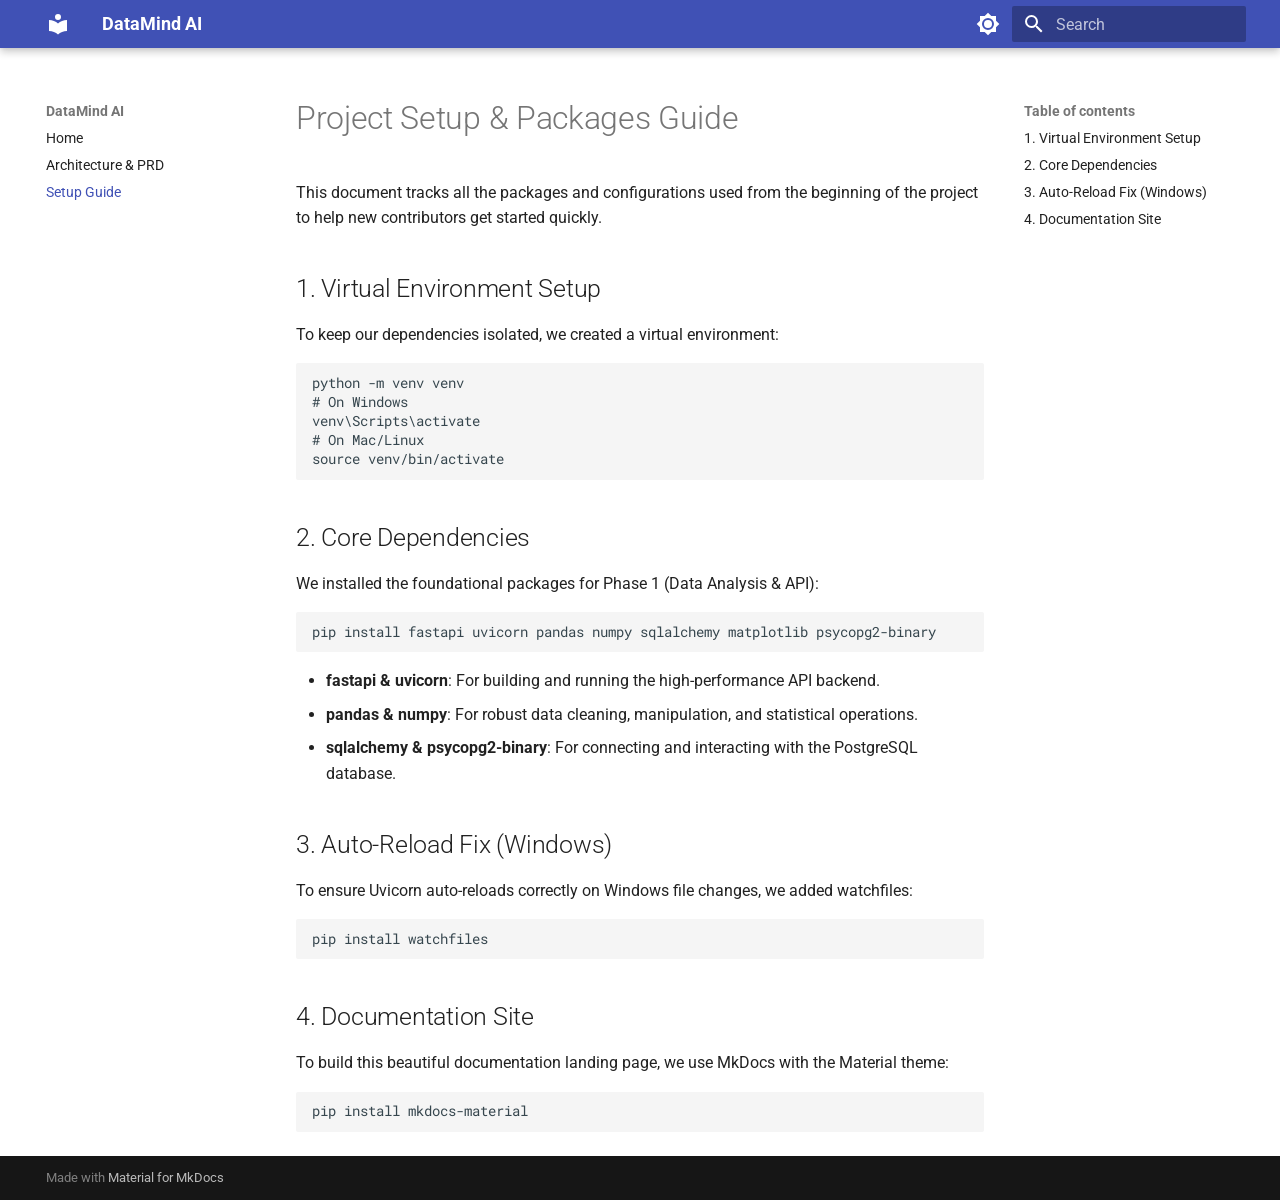
<file: site/setup_guide/index.html>
<!doctype html>
<html lang="en" class="no-js">
  <head>
    
      <meta charset="utf-8">
      <meta name="viewport" content="width=device-width,initial-scale=1">
      
      
      
      
        <link rel="prev" href="../idea/">
      
      
      
        
      
      
      <link rel="icon" href="../assets/images/favicon.png">
      <meta name="generator" content="mkdocs-1.6.1, mkdocs-material-9.7.7">
    
    
      
        <title>Setup Guide - DataMind AI</title>
      
    
    
      <link rel="stylesheet" href="../assets/stylesheets/main.ec1eaa64.min.css">
      
        
        <link rel="stylesheet" href="../assets/stylesheets/palette.ab4e12ef.min.css">
      
      


    
    
      
    
    
      
        
        
        <link rel="preconnect" href="https://fonts.gstatic.com" crossorigin>
        <link rel="stylesheet" href="https://fonts.googleapis.com/css?family=Roboto:300,300i,400,400i,700,700i%7CRoboto+Mono:400,400i,700,700i&display=fallback">
        <style>:root{--md-text-font:"Roboto";--md-code-font:"Roboto Mono"}</style>
      
    
    
    <script>__md_scope=new URL("..",location),__md_hash=e=>[...e].reduce(((e,_)=>(e<<5)-e+_.charCodeAt(0)),0),__md_get=(e,_=localStorage,t=__md_scope)=>JSON.parse(_.getItem(t.pathname+"."+e)),__md_set=(e,_,t=localStorage,a=__md_scope)=>{try{t.setItem(a.pathname+"."+e,JSON.stringify(_))}catch(e){}}</script>
    
      

    
    
  </head>
  
  
    
    
      
    
    
    
    
    <body dir="ltr" data-md-color-scheme="default" data-md-color-primary="indigo" data-md-color-accent="indigo">
  
    
    <input class="md-toggle" data-md-toggle="drawer" type="checkbox" id="__drawer" autocomplete="off">
    <input class="md-toggle" data-md-toggle="search" type="checkbox" id="__search" autocomplete="off">
    <label class="md-overlay" for="__drawer"></label>
    <div data-md-component="skip">
      
        
        <a href="#project-setup-packages-guide" class="md-skip">
          Skip to content
        </a>
      
    </div>
    <div data-md-component="announce">
      
    </div>
    
    
      

  

<header class="md-header md-header--shadow" data-md-component="header">
  <nav class="md-header__inner md-grid" aria-label="Header">
    <a href=".." title="DataMind AI" class="md-header__button md-logo" aria-label="DataMind AI" data-md-component="logo">
      
  
  <svg xmlns="http://www.w3.org/2000/svg" viewBox="0 0 24 24"><path d="M12 8a3 3 0 0 0 3-3 3 3 0 0 0-3-3 3 3 0 0 0-3 3 3 3 0 0 0 3 3m0 3.54C9.64 9.35 6.5 8 3 8v11c3.5 0 6.64 1.35 9 3.54 2.36-2.19 5.5-3.54 9-3.54V8c-3.5 0-6.64 1.35-9 3.54"/></svg>

    </a>
    <label class="md-header__button md-icon" for="__drawer">
      
      <svg xmlns="http://www.w3.org/2000/svg" viewBox="0 0 24 24"><path d="M3 6h18v2H3zm0 5h18v2H3zm0 5h18v2H3z"/></svg>
    </label>
    <div class="md-header__title" data-md-component="header-title">
      <div class="md-header__ellipsis">
        <div class="md-header__topic">
          <span class="md-ellipsis">
            DataMind AI
          </span>
        </div>
        <div class="md-header__topic" data-md-component="header-topic">
          <span class="md-ellipsis">
            
              Setup Guide
            
          </span>
        </div>
      </div>
    </div>
    
      
        <form class="md-header__option" data-md-component="palette">
  
    
    
    
    <input class="md-option" data-md-color-media="" data-md-color-scheme="default" data-md-color-primary="indigo" data-md-color-accent="indigo"  aria-label="Switch to dark mode"  type="radio" name="__palette" id="__palette_0">
    
      <label class="md-header__button md-icon" title="Switch to dark mode" for="__palette_1" hidden>
        <svg xmlns="http://www.w3.org/2000/svg" viewBox="0 0 24 24"><path d="M12 8a4 4 0 0 0-4 4 4 4 0 0 0 4 4 4 4 0 0 0 4-4 4 4 0 0 0-4-4m0 10a6 6 0 0 1-6-6 6 6 0 0 1 6-6 6 6 0 0 1 6 6 6 6 0 0 1-6 6m8-9.31V4h-4.69L12 .69 8.69 4H4v4.69L.69 12 4 15.31V20h4.69L12 23.31 15.31 20H20v-4.69L23.31 12z"/></svg>
      </label>
    
  
    
    
    
    <input class="md-option" data-md-color-media="" data-md-color-scheme="slate" data-md-color-primary="indigo" data-md-color-accent="indigo"  aria-label="Switch to light mode"  type="radio" name="__palette" id="__palette_1">
    
      <label class="md-header__button md-icon" title="Switch to light mode" for="__palette_0" hidden>
        <svg xmlns="http://www.w3.org/2000/svg" viewBox="0 0 24 24"><path d="M12 18c-.89 0-1.74-.2-2.5-.55C11.56 16.5 13 14.42 13 12s-1.44-4.5-3.5-5.45C10.26 6.2 11.11 6 12 6a6 6 0 0 1 6 6 6 6 0 0 1-6 6m8-9.31V4h-4.69L12 .69 8.69 4H4v4.69L.69 12 4 15.31V20h4.69L12 23.31 15.31 20H20v-4.69L23.31 12z"/></svg>
      </label>
    
  
</form>
      
    
    
      <script>var palette=__md_get("__palette");if(palette&&palette.color){if("(prefers-color-scheme)"===palette.color.media){var media=matchMedia("(prefers-color-scheme: light)"),input=document.querySelector(media.matches?"[data-md-color-media='(prefers-color-scheme: light)']":"[data-md-color-media='(prefers-color-scheme: dark)']");palette.color.media=input.getAttribute("data-md-color-media"),palette.color.scheme=input.getAttribute("data-md-color-scheme"),palette.color.primary=input.getAttribute("data-md-color-primary"),palette.color.accent=input.getAttribute("data-md-color-accent")}for(var[key,value]of Object.entries(palette.color))document.body.setAttribute("data-md-color-"+key,value)}</script>
    
    
    
      
      
        <label class="md-header__button md-icon" for="__search">
          
          <svg xmlns="http://www.w3.org/2000/svg" viewBox="0 0 24 24"><path d="M9.5 3A6.5 6.5 0 0 1 16 9.5c0 1.61-.59 3.09-1.56 4.23l.27.27h.79l5 5-1.5 1.5-5-5v-.79l-.27-.27A6.52 6.52 0 0 1 9.5 16 6.5 6.5 0 0 1 3 9.5 6.5 6.5 0 0 1 9.5 3m0 2C7 5 5 7 5 9.5S7 14 9.5 14 14 12 14 9.5 12 5 9.5 5"/></svg>
        </label>
        <div class="md-search" data-md-component="search" role="dialog">
  <label class="md-search__overlay" for="__search"></label>
  <div class="md-search__inner" role="search">
    <form class="md-search__form" name="search">
      <input type="text" class="md-search__input" name="query" aria-label="Search" placeholder="Search" autocapitalize="off" autocorrect="off" autocomplete="off" spellcheck="false" data-md-component="search-query" required>
      <label class="md-search__icon md-icon" for="__search">
        
        <svg xmlns="http://www.w3.org/2000/svg" viewBox="0 0 24 24"><path d="M9.5 3A6.5 6.5 0 0 1 16 9.5c0 1.61-.59 3.09-1.56 4.23l.27.27h.79l5 5-1.5 1.5-5-5v-.79l-.27-.27A6.52 6.52 0 0 1 9.5 16 6.5 6.5 0 0 1 3 9.5 6.5 6.5 0 0 1 9.5 3m0 2C7 5 5 7 5 9.5S7 14 9.5 14 14 12 14 9.5 12 5 9.5 5"/></svg>
        
        <svg xmlns="http://www.w3.org/2000/svg" viewBox="0 0 24 24"><path d="M20 11v2H8l5.5 5.5-1.42 1.42L4.16 12l7.92-7.92L13.5 5.5 8 11z"/></svg>
      </label>
      <nav class="md-search__options" aria-label="Search">
        
        <button type="reset" class="md-search__icon md-icon" title="Clear" aria-label="Clear" tabindex="-1">
          
          <svg xmlns="http://www.w3.org/2000/svg" viewBox="0 0 24 24"><path d="M19 6.41 17.59 5 12 10.59 6.41 5 5 6.41 10.59 12 5 17.59 6.41 19 12 13.41 17.59 19 19 17.59 13.41 12z"/></svg>
        </button>
      </nav>
      
    </form>
    <div class="md-search__output">
      <div class="md-search__scrollwrap" tabindex="0" data-md-scrollfix>
        <div class="md-search-result" data-md-component="search-result">
          <div class="md-search-result__meta">
            Initializing search
          </div>
          <ol class="md-search-result__list" role="presentation"></ol>
        </div>
      </div>
    </div>
  </div>
</div>
      
    
    
  </nav>
  
</header>
    
    <div class="md-container" data-md-component="container">
      
      
        
          
        
      
      <main class="md-main" data-md-component="main">
        <div class="md-main__inner md-grid">
          
            
              
              <div class="md-sidebar md-sidebar--primary" data-md-component="sidebar" data-md-type="navigation" >
                <div class="md-sidebar__scrollwrap">
                  <div class="md-sidebar__inner">
                    



<nav class="md-nav md-nav--primary" aria-label="Navigation" data-md-level="0">
  <label class="md-nav__title" for="__drawer">
    <a href=".." title="DataMind AI" class="md-nav__button md-logo" aria-label="DataMind AI" data-md-component="logo">
      
  
  <svg xmlns="http://www.w3.org/2000/svg" viewBox="0 0 24 24"><path d="M12 8a3 3 0 0 0 3-3 3 3 0 0 0-3-3 3 3 0 0 0-3 3 3 3 0 0 0 3 3m0 3.54C9.64 9.35 6.5 8 3 8v11c3.5 0 6.64 1.35 9 3.54 2.36-2.19 5.5-3.54 9-3.54V8c-3.5 0-6.64 1.35-9 3.54"/></svg>

    </a>
    DataMind AI
  </label>
  
  <ul class="md-nav__list" data-md-scrollfix>
    
      
      
  
  
  
  
    <li class="md-nav__item">
      <a href=".." class="md-nav__link">
        
  
  
  <span class="md-ellipsis">
    
  
    Home
  

    
  </span>
  
  

      </a>
    </li>
  

    
      
      
  
  
  
  
    <li class="md-nav__item">
      <a href="../idea/" class="md-nav__link">
        
  
  
  <span class="md-ellipsis">
    
  
    Architecture & PRD
  

    
  </span>
  
  

      </a>
    </li>
  

    
      
      
  
  
    
  
  
  
    <li class="md-nav__item md-nav__item--active">
      
      <input class="md-nav__toggle md-toggle" type="checkbox" id="__toc">
      
      
        
      
      
        <label class="md-nav__link md-nav__link--active" for="__toc">
          
  
  
  <span class="md-ellipsis">
    
  
    Setup Guide
  

    
  </span>
  
  

          <span class="md-nav__icon md-icon"></span>
        </label>
      
      <a href="./" class="md-nav__link md-nav__link--active">
        
  
  
  <span class="md-ellipsis">
    
  
    Setup Guide
  

    
  </span>
  
  

      </a>
      
        

<nav class="md-nav md-nav--secondary" aria-label="Table of contents">
  
  
  
    
  
  
    <label class="md-nav__title" for="__toc">
      <span class="md-nav__icon md-icon"></span>
      Table of contents
    </label>
    <ul class="md-nav__list" data-md-component="toc" data-md-scrollfix>
      
        <li class="md-nav__item">
  <a href="#1-virtual-environment-setup" class="md-nav__link">
    <span class="md-ellipsis">
      
        1. Virtual Environment Setup
      
    </span>
  </a>
  
</li>
      
        <li class="md-nav__item">
  <a href="#2-core-dependencies" class="md-nav__link">
    <span class="md-ellipsis">
      
        2. Core Dependencies
      
    </span>
  </a>
  
</li>
      
        <li class="md-nav__item">
  <a href="#3-auto-reload-fix-windows" class="md-nav__link">
    <span class="md-ellipsis">
      
        3. Auto-Reload Fix (Windows)
      
    </span>
  </a>
  
</li>
      
        <li class="md-nav__item">
  <a href="#4-documentation-site" class="md-nav__link">
    <span class="md-ellipsis">
      
        4. Documentation Site
      
    </span>
  </a>
  
</li>
      
    </ul>
  
</nav>
      
    </li>
  

    
  </ul>
</nav>
                  </div>
                </div>
              </div>
            
            
              
              <div class="md-sidebar md-sidebar--secondary" data-md-component="sidebar" data-md-type="toc" >
                <div class="md-sidebar__scrollwrap">
                  <div class="md-sidebar__inner">
                    

<nav class="md-nav md-nav--secondary" aria-label="Table of contents">
  
  
  
    
  
  
    <label class="md-nav__title" for="__toc">
      <span class="md-nav__icon md-icon"></span>
      Table of contents
    </label>
    <ul class="md-nav__list" data-md-component="toc" data-md-scrollfix>
      
        <li class="md-nav__item">
  <a href="#1-virtual-environment-setup" class="md-nav__link">
    <span class="md-ellipsis">
      
        1. Virtual Environment Setup
      
    </span>
  </a>
  
</li>
      
        <li class="md-nav__item">
  <a href="#2-core-dependencies" class="md-nav__link">
    <span class="md-ellipsis">
      
        2. Core Dependencies
      
    </span>
  </a>
  
</li>
      
        <li class="md-nav__item">
  <a href="#3-auto-reload-fix-windows" class="md-nav__link">
    <span class="md-ellipsis">
      
        3. Auto-Reload Fix (Windows)
      
    </span>
  </a>
  
</li>
      
        <li class="md-nav__item">
  <a href="#4-documentation-site" class="md-nav__link">
    <span class="md-ellipsis">
      
        4. Documentation Site
      
    </span>
  </a>
  
</li>
      
    </ul>
  
</nav>
                  </div>
                </div>
              </div>
            
          
          
            <div class="md-content" data-md-component="content">
              
              <article class="md-content__inner md-typeset">
                
                  



<h1 id="project-setup-packages-guide">Project Setup &amp; Packages Guide</h1>
<p>This document tracks all the packages and configurations used from the beginning of the project to help new contributors get started quickly.</p>
<h2 id="1-virtual-environment-setup">1. Virtual Environment Setup</h2>
<p>To keep our dependencies isolated, we created a virtual environment:</p>
<pre><code class="language-bash">python -m venv venv
# On Windows
venv\Scripts\activate
# On Mac/Linux
source venv/bin/activate
</code></pre>
<h2 id="2-core-dependencies">2. Core Dependencies</h2>
<p>We installed the foundational packages for Phase 1 (Data Analysis &amp; API):</p>
<pre><code class="language-bash">pip install fastapi uvicorn pandas numpy sqlalchemy matplotlib psycopg2-binary
</code></pre>
<ul>
<li><strong>fastapi &amp; uvicorn</strong>: For building and running the high-performance API backend.</li>
<li><strong>pandas &amp; numpy</strong>: For robust data cleaning, manipulation, and statistical operations.</li>
<li><strong>sqlalchemy &amp; psycopg2-binary</strong>: For connecting and interacting with the PostgreSQL database.</li>
</ul>
<h2 id="3-auto-reload-fix-windows">3. Auto-Reload Fix (Windows)</h2>
<p>To ensure Uvicorn auto-reloads correctly on Windows file changes, we added watchfiles:</p>
<pre><code class="language-bash">pip install watchfiles
</code></pre>
<h2 id="4-documentation-site">4. Documentation Site</h2>
<p>To build this beautiful documentation landing page, we use MkDocs with the Material theme:</p>
<pre><code class="language-bash">pip install mkdocs-material
</code></pre>












                
              </article>
            </div>
          
          
<script>var target=document.getElementById(location.hash.slice(1));target&&target.name&&(target.checked=target.name.startsWith("__tabbed_"))</script>
        </div>
        
      </main>
      
        <footer class="md-footer">
  
  <div class="md-footer-meta md-typeset">
    <div class="md-footer-meta__inner md-grid">
      <div class="md-copyright">
  
  
    Made with
    <a href="https://squidfunk.github.io/mkdocs-material/" target="_blank" rel="noopener">
      Material for MkDocs
    </a>
  
</div>
      
    </div>
  </div>
</footer>
      
    </div>
    <div class="md-dialog" data-md-component="dialog">
      <div class="md-dialog__inner md-typeset"></div>
    </div>
    
    
    
      
      
      <script id="__config" type="application/json">{"annotate": null, "base": "..", "features": [], "search": "../assets/javascripts/workers/search.2c215733.min.js", "tags": null, "translations": {"clipboard.copied": "Copied to clipboard", "clipboard.copy": "Copy to clipboard", "search.result.more.one": "1 more on this page", "search.result.more.other": "# more on this page", "search.result.none": "No matching documents", "search.result.one": "1 matching document", "search.result.other": "# matching documents", "search.result.placeholder": "Type to start searching", "search.result.term.missing": "Missing", "select.version": "Select version"}, "version": null}</script>
    
    
      <script src="../assets/javascripts/bundle.d7400e89.min.js"></script>
      
    
  </body>
</html>
</file>
<file: static/css/style.css>
@import url('https://fonts.googleapis.com/css2?family=Inter:wght@300;400;500;600;700;800&family=Outfit:wght@400;500;600;700;800;900&family=Fira+Code:wght@400;500;600&display=swap');

:root {
    --bg-color: #070913;
    --bg-surface: rgba(15, 23, 42, 0.7);
    --card-bg: rgba(22, 30, 53, 0.55);
    --card-hover: rgba(30, 41, 69, 0.75);
    --glass-border: rgba(255, 255, 255, 0.08);
    --glass-border-focus: rgba(99, 102, 241, 0.45);
    --primary-gradient: linear-gradient(135deg, #6366f1 0%, #a855f7 50%, #ec4899 100%);
    --secondary-gradient: linear-gradient(135deg, #38bdf8 0%, #6366f1 100%);
    --accent-emerald: #10b981;
    --accent-indigo: #6366f1;
    --accent-purple: #a855f7;
    --text-main: #f8fafc;
    --text-muted: #94a3b8;
    --text-dim: #64748b;
    --code-bg: #050811;
}

* {
    margin: 0;
    padding: 0;
    box-sizing: border-box;
}

html {
    scroll-behavior: smooth;
}

body {
    background-color: var(--bg-color);
    color: var(--text-main);
    font-family: 'Inter', -apple-system, BlinkMacSystemFont, sans-serif;
    min-height: 100vh;
    display: flex;
    flex-direction: column;
    align-items: center;
    overflow-x: hidden;
    position: relative;
    line-height: 1.5;
}

/* Background Grid Pattern */
body::before {
    content: '';
    position: fixed;
    top: 0;
    left: 0;
    width: 100vw;
    height: 100vh;
    background-image: 
        linear-gradient(rgba(255, 255, 255, 0.02) 1px, transparent 1px),
        linear-gradient(90deg, rgba(255, 255, 255, 0.02) 1px, transparent 1px);
    background-size: 40px 40px;
    z-index: -2;
    pointer-events: none;
}

/* Ambient Glowing Blobs */
.blob {
    position: fixed;
    filter: blur(100px);
    z-index: -1;
    opacity: 0.45;
    pointer-events: none;
    animation: float 14s infinite ease-in-out alternate;
}

.blob-1 {
    top: -100px;
    left: 5%;
    width: 500px;
    height: 500px;
    background: radial-gradient(circle, rgba(99, 102, 241, 0.5) 0%, rgba(99, 102, 241, 0) 70%);
    border-radius: 50%;
}

.blob-2 {
    bottom: -100px;
    right: 5%;
    width: 600px;
    height: 600px;
    background: radial-gradient(circle, rgba(168, 85, 247, 0.45) 0%, rgba(168, 85, 247, 0) 70%);
    border-radius: 50%;
    animation-delay: -7s;
}

.blob-3 {
    top: 40%;
    left: 45%;
    width: 450px;
    height: 450px;
    background: radial-gradient(circle, rgba(16, 185, 129, 0.25) 0%, rgba(16, 185, 129, 0) 70%);
    border-radius: 50%;
    animation-delay: -3s;
}

@keyframes float {
    0% { transform: translate(0, 0) scale(1); }
    50% { transform: translate(30px, 40px) scale(1.08); }
    100% { transform: translate(-20px, 20px) scale(0.95); }
}

/* Top Navbar */
.navbar {
    width: 100%;
    max-width: 1140px;
    display: flex;
    justify-content: space-between;
    align-items: center;
    padding: 1.25rem 1.5rem;
    margin-top: 0.5rem;
    z-index: 10;
}

.nav-brand {
    display: flex;
    align-items: center;
    gap: 0.75rem;
    text-decoration: none;
    color: var(--text-main);
    font-family: 'Outfit', sans-serif;
    font-weight: 800;
    font-size: 1.35rem;
    letter-spacing: -0.5px;
}

.nav-brand .logo-icon {
    width: 36px;
    height: 36px;
    border-radius: 10px;
    background: var(--primary-gradient);
    display: flex;
    align-items: center;
    justify-content: center;
    color: white;
    font-size: 1.1rem;
    box-shadow: 0 4px 15px rgba(99, 102, 241, 0.4);
}

.nav-links {
    display: flex;
    align-items: center;
    gap: 1.25rem;
}

.nav-link {
    color: var(--text-muted);
    text-decoration: none;
    font-size: 0.9rem;
    font-weight: 500;
    transition: color 0.2s;
    display: inline-flex;
    align-items: center;
    gap: 0.4rem;
}

.nav-link:hover {
    color: var(--text-main);
}

/* Live Status Badge */
.status-pill {
    display: inline-flex;
    align-items: center;
    gap: 0.5rem;
    font-size: 0.8rem;
    font-weight: 600;
    color: #34d399;
    background: rgba(16, 185, 129, 0.1);
    padding: 0.4rem 0.9rem;
    border-radius: 999px;
    border: 1px solid rgba(16, 185, 129, 0.25);
    backdrop-filter: blur(8px);
}

.pulse {
    width: 7px;
    height: 7px;
    background-color: #10b981;
    border-radius: 50%;
    box-shadow: 0 0 0 0 rgba(16, 185, 129, 0.7);
    animation: pulse-ring 1.8s infinite cubic-bezier(0.66, 0, 0, 1);
}

@keyframes pulse-ring {
    to { box-shadow: 0 0 0 10px rgba(16, 185, 129, 0); }
}

/* Main Container */
.main-wrapper {
    width: 100%;
    max-width: 1140px;
    padding: 1rem 1.5rem 4rem 1.5rem;
    display: flex;
    flex-direction: column;
    align-items: center;
}

/* Hero Section */
.hero {
    text-align: center;
    margin-top: 1.5rem;
    margin-bottom: 2rem;
    max-width: 840px;
    animation: fadeUp 0.8s cubic-bezier(0.16, 1, 0.3, 1);
}

.hero-pill {
    display: inline-flex;
    align-items: center;
    gap: 0.5rem;
    padding: 0.35rem 1rem;
    background: rgba(99, 102, 241, 0.12);
    border: 1px solid rgba(99, 102, 241, 0.3);
    border-radius: 999px;
    font-size: 0.8rem;
    font-weight: 600;
    color: #a5b4fc;
    margin-bottom: 1.25rem;
}

h1.hero-title {
    font-family: 'Outfit', sans-serif;
    font-size: 3.8rem;
    font-weight: 900;
    line-height: 1.12;
    margin-bottom: 1.25rem;
    background: var(--primary-gradient);
    -webkit-background-clip: text;
    -webkit-text-fill-color: transparent;
    letter-spacing: -1.5px;
}

p.hero-subtitle {
    font-size: 1.18rem;
    color: var(--text-muted);
    line-height: 1.65;
    margin-bottom: 2rem;
}

/* Stat Counters Banner */
.stats-banner {
    display: flex;
    justify-content: center;
    gap: 2.5rem;
    margin-bottom: 2.5rem;
    flex-wrap: wrap;
    background: rgba(255, 255, 255, 0.02);
    border: 1px solid var(--glass-border);
    padding: 1rem 2rem;
    border-radius: 16px;
    backdrop-filter: blur(10px);
}

.stat-item {
    text-align: center;
}

.stat-value {
    font-family: 'Outfit', sans-serif;
    font-size: 1.6rem;
    font-weight: 800;
    color: var(--text-main);
    display: flex;
    align-items: center;
    justify-content: center;
    gap: 0.35rem;
}

.stat-value.green { color: #34d399; }
.stat-value.purple { color: #c084fc; }
.stat-value.blue { color: #38bdf8; }

.stat-label {
    font-size: 0.76rem;
    color: var(--text-dim);
    text-transform: uppercase;
    letter-spacing: 0.5px;
    font-weight: 600;
    margin-top: 0.2rem;
}

/* Action Buttons */
.btn-group {
    display: flex;
    gap: 1rem;
    justify-content: center;
    flex-wrap: wrap;
    margin-bottom: 3rem;
}

.btn {
    text-decoration: none;
    padding: 0.75rem 1.6rem;
    border-radius: 12px;
    font-weight: 600;
    font-size: 0.95rem;
    transition: all 0.25s cubic-bezier(0.4, 0, 0.2, 1);
    display: inline-flex;
    align-items: center;
    gap: 0.6rem;
    cursor: pointer;
}

.btn-primary {
    background: var(--primary-gradient);
    color: white;
    box-shadow: 0 10px 25px -5px rgba(99, 102, 241, 0.4);
    border: none;
}

.btn-primary:hover {
    transform: translateY(-2px);
    box-shadow: 0 16px 30px -5px rgba(99, 102, 241, 0.6);
    opacity: 0.96;
}

.btn-secondary {
    background: rgba(255, 255, 255, 0.04);
    color: var(--text-main);
    border: 1px solid var(--glass-border);
    backdrop-filter: blur(10px);
}

.btn-secondary:hover {
    background: rgba(255, 255, 255, 0.08);
    border-color: rgba(255, 255, 255, 0.2);
    transform: translateY(-2px);
}

/* Playground Card (Glassmorphism Core) */
.playground-card {
    width: 100%;
    background: var(--bg-surface);
    backdrop-filter: blur(20px);
    -webkit-backdrop-filter: blur(20px);
    border: 1px solid var(--glass-border);
    border-radius: 24px;
    padding: 2rem;
    box-shadow: 0 30px 60px -20px rgba(0, 0, 0, 0.7);
    margin-bottom: 3rem;
    transition: border-color 0.3s;
}

.playground-card:hover {
    border-color: rgba(255, 255, 255, 0.14);
}

.tab-nav {
    display: flex;
    flex-wrap: wrap;
    gap: 0.5rem;
    padding-bottom: 1.25rem;
    border-bottom: 1px solid var(--glass-border);
    margin-bottom: 1.75rem;
}

.tab-btn {
    background: transparent;
    border: 1px solid transparent;
    color: var(--text-muted);
    padding: 0.65rem 1.2rem;
    font-size: 0.88rem;
    font-weight: 600;
    border-radius: 12px;
    cursor: pointer;
    transition: all 0.2s;
    display: inline-flex;
    align-items: center;
    gap: 0.55rem;
}

.tab-btn:hover {
    color: var(--text-main);
    background: rgba(255, 255, 255, 0.04);
}

.tab-btn.active {
    background: rgba(99, 102, 241, 0.16);
    color: #c7d2fe;
    border: 1px solid rgba(99, 102, 241, 0.35);
    box-shadow: 0 0 15px rgba(99, 102, 241, 0.15);
}

/* Tab Panels */
.pane-title {
    font-size: 1.1rem;
    font-weight: 700;
    margin-bottom: 0.4rem;
    display: flex;
    align-items: center;
    gap: 0.5rem;
}

.pane-desc {
    font-size: 0.85rem;
    color: var(--text-muted);
    margin-bottom: 1.25rem;
}

.input-box {
    background: var(--code-bg);
    border: 1px solid var(--glass-border);
    color: #e2e8f0;
    padding: 0.85rem 1.15rem;
    border-radius: 12px;
    font-family: 'Fira Code', Consolas, monospace;
    font-size: 0.88rem;
    width: 100%;
    transition: all 0.2s;
}

.input-box:focus {
    outline: none;
    border-color: var(--accent-indigo);
    box-shadow: 0 0 16px rgba(99, 102, 241, 0.25);
    background: #080c18;
}

/* Prompt Chips */
.chips-container {
    display: flex;
    flex-wrap: wrap;
    gap: 0.5rem;
    margin-top: 0.6rem;
    margin-bottom: 1.25rem;
}

.chip {
    background: rgba(255, 255, 255, 0.04);
    border: 1px solid var(--glass-border);
    color: var(--text-muted);
    font-size: 0.78rem;
    padding: 0.35rem 0.8rem;
    border-radius: 20px;
    cursor: pointer;
    transition: all 0.2s;
    user-select: none;
}

.chip:hover {
    background: rgba(99, 102, 241, 0.15);
    border-color: rgba(99, 102, 241, 0.4);
    color: #e0e7ff;
    transform: translateY(-1px);
}

/* Mini Action Buttons */
.controls-row {
    display: flex;
    gap: 0.75rem;
    flex-wrap: wrap;
    align-items: center;
    margin-bottom: 1.25rem;
}

.mini-btn {
    background: var(--primary-gradient);
    color: white;
    border: none;
    padding: 0.65rem 1.35rem;
    border-radius: 10px;
    font-size: 0.85rem;
    font-weight: 600;
    cursor: pointer;
    display: inline-flex;
    align-items: center;
    gap: 0.5rem;
    transition: all 0.2s;
}

.mini-btn:hover {
    opacity: 0.95;
    transform: translateY(-1px);
    box-shadow: 0 4px 15px rgba(99, 102, 241, 0.35);
}

.mini-btn-outline {
    background: rgba(255, 255, 255, 0.03);
    border: 1px solid var(--glass-border);
    color: var(--text-main);
    padding: 0.65rem 1.2rem;
    border-radius: 10px;
    font-size: 0.85rem;
    font-weight: 600;
    cursor: pointer;
    display: inline-flex;
    align-items: center;
    gap: 0.5rem;
    transition: all 0.2s;
}

.mini-btn-outline:hover {
    background: rgba(255, 255, 255, 0.08);
    border-color: rgba(255, 255, 255, 0.25);
    color: white;
    transform: translateY(-1px);
}

/* Console Header & Result Box */
.console-header {
    display: flex;
    justify-content: space-between;
    align-items: center;
    margin-bottom: 0.5rem;
}

.console-label {
    font-size: 0.78rem;
    font-weight: 600;
    color: var(--text-dim);
    text-transform: uppercase;
    letter-spacing: 0.5px;
}

.copy-btn {
    background: transparent;
    border: none;
    color: var(--text-dim);
    font-size: 0.75rem;
    cursor: pointer;
    display: inline-flex;
    align-items: center;
    gap: 0.35rem;
    transition: color 0.2s;
}

.copy-btn:hover {
    color: var(--text-main);
}

.result-box {
    background: var(--code-bg);
    border: 1px solid var(--glass-border);
    border-radius: 14px;
    padding: 1.25rem;
    font-family: 'Fira Code', monospace;
    font-size: 0.84rem;
    min-height: 120px;
    max-height: 320px;
    overflow-y: auto;
    color: #38bdf8;
    white-space: pre-wrap;
    line-height: 1.6;
    position: relative;
}

/* Custom Scrollbar */
.result-box::-webkit-scrollbar {
    width: 6px;
    height: 6px;
}
.result-box::-webkit-scrollbar-track {
    background: transparent;
}
.result-box::-webkit-scrollbar-thumb {
    background: rgba(255, 255, 255, 0.1);
    border-radius: 3px;
}
.result-box::-webkit-scrollbar-thumb:hover {
    background: rgba(255, 255, 255, 0.2);
}

/* Pillar Feature Grid */
.features-grid {
    display: grid;
    grid-template-columns: repeat(auto-fit, minmax(240px, 1fr));
    gap: 1.5rem;
    width: 100%;
    margin-bottom: 3.5rem;
}

.feature-card {
    background: var(--card-bg);
    border: 1px solid var(--glass-border);
    border-radius: 18px;
    padding: 1.75rem;
    transition: all 0.3s ease;
    backdrop-filter: blur(10px);
}

.feature-card:hover {
    background: var(--card-hover);
    border-color: rgba(99, 102, 241, 0.3);
    transform: translateY(-4px);
    box-shadow: 0 15px 30px -10px rgba(0, 0, 0, 0.5);
}

.feature-icon-wrapper {
    width: 46px;
    height: 46px;
    border-radius: 12px;
    display: flex;
    align-items: center;
    justify-content: center;
    font-size: 1.25rem;
    margin-bottom: 1.2rem;
}

.icon-agent { background: rgba(99, 102, 241, 0.15); color: #818cf8; }
.icon-sql { background: rgba(56, 189, 248, 0.15); color: #38bdf8; }
.icon-analytics { background: rgba(168, 85, 247, 0.15); color: #c084fc; }
.icon-rag { background: rgba(16, 185, 129, 0.15); color: #34d399; }

.feature-card h3 {
    font-family: 'Outfit', sans-serif;
    font-size: 1.15rem;
    font-weight: 700;
    margin-bottom: 0.5rem;
}

.feature-card p {
    font-size: 0.85rem;
    color: var(--text-muted);
    line-height: 1.6;
}

/* Footer */
footer {
    width: 100%;
    max-width: 1140px;
    padding-top: 2rem;
    border-top: 1px solid var(--glass-border);
    display: flex;
    justify-content: space-between;
    align-items: center;
    flex-wrap: wrap;
    gap: 1rem;
    color: var(--text-dim);
    font-size: 0.85rem;
}

footer a {
    color: var(--text-muted);
    text-decoration: none;
    transition: color 0.2s;
}

footer a:hover {
    color: var(--text-main);
}

@keyframes fadeUp {
    0% { opacity: 0; transform: translateY(30px); }
    100% { opacity: 1; transform: translateY(0); }
}

@media (max-width: 768px) {
    h1.hero-title { font-size: 2.6rem; }
    .container { padding: 1.5rem; }
    .stats-banner { gap: 1.5rem; }
    .navbar { flex-direction: column; gap: 1rem; }
}
</file>
<file: site/assets/stylesheets/main.ec1eaa64.min.css>
@charset "UTF-8";html{-webkit-text-size-adjust:none;-moz-text-size-adjust:none;text-size-adjust:none;box-sizing:border-box}*,:after,:before{box-sizing:inherit}@media (prefers-reduced-motion){*,:after,:before{transition:none!important}}body{margin:0}a,button,input,label{-webkit-tap-highlight-color:transparent}a{color:inherit;text-decoration:none}hr{border:0;box-sizing:initial;display:block;height:.05rem;overflow:visible;padding:0}small{font-size:80%}sub,sup{line-height:1em}img{border-style:none}table{border-collapse:initial;border-spacing:0}td,th{font-weight:400;vertical-align:top}button{background:#0000;border:0;font-family:inherit;font-size:inherit;margin:0;padding:0}input{border:0;outline:none}:root{--md-primary-fg-color:#4051b5;--md-primary-fg-color--light:#5d6cc0;--md-primary-fg-color--dark:#303fa1;--md-primary-bg-color:#fff;--md-primary-bg-color--light:#ffffffb3;--md-accent-fg-color:#526cfe;--md-accent-fg-color--transparent:#526cfe1a;--md-accent-bg-color:#fff;--md-accent-bg-color--light:#ffffffb3}[data-md-color-scheme=default]{color-scheme:light}[data-md-color-scheme=default] img[src$="#gh-dark-mode-only"],[data-md-color-scheme=default] img[src$="#only-dark"]{display:none}:root,[data-md-color-scheme=default]{--md-hue:225deg;--md-default-fg-color:#000000de;--md-default-fg-color--light:#0000008a;--md-default-fg-color--lighter:#00000052;--md-default-fg-color--lightest:#00000012;--md-default-bg-color:#fff;--md-default-bg-color--light:#ffffffb3;--md-default-bg-color--lighter:#ffffff4d;--md-default-bg-color--lightest:#ffffff1f;--md-code-fg-color:#36464e;--md-code-bg-color:#f5f5f5;--md-code-bg-color--light:#f5f5f5b3;--md-code-bg-color--lighter:#f5f5f54d;--md-code-hl-color:#4287ff;--md-code-hl-color--light:#4287ff1a;--md-code-hl-number-color:#d52a2a;--md-code-hl-special-color:#db1457;--md-code-hl-function-color:#a846b9;--md-code-hl-constant-color:#6e59d9;--md-code-hl-keyword-color:#3f6ec6;--md-code-hl-string-color:#1c7d4d;--md-code-hl-name-color:var(--md-code-fg-color);--md-code-hl-operator-color:var(--md-default-fg-color--light);--md-code-hl-punctuation-color:var(--md-default-fg-color--light);--md-code-hl-comment-color:var(--md-default-fg-color--light);--md-code-hl-generic-color:var(--md-default-fg-color--light);--md-code-hl-variable-color:var(--md-default-fg-color--light);--md-typeset-color:var(--md-default-fg-color);--md-typeset-a-color:var(--md-primary-fg-color);--md-typeset-del-color:#f5503d26;--md-typeset-ins-color:#0bd57026;--md-typeset-kbd-color:#fafafa;--md-typeset-kbd-accent-color:#fff;--md-typeset-kbd-border-color:#b8b8b8;--md-typeset-mark-color:#ffff0080;--md-typeset-table-color:#0000001f;--md-typeset-table-color--light:rgba(0,0,0,.035);--md-admonition-fg-color:var(--md-default-fg-color);--md-admonition-bg-color:var(--md-default-bg-color);--md-warning-fg-color:#000000de;--md-warning-bg-color:#ff9;--md-footer-fg-color:#fff;--md-footer-fg-color--light:#ffffffb3;--md-footer-fg-color--lighter:#ffffff73;--md-footer-bg-color:#000000de;--md-footer-bg-color--dark:#00000052;--md-shadow-z1:0 0.2rem 0.5rem #0000000d,0 0 0.05rem #0000001a;--md-shadow-z2:0 0.2rem 0.5rem #0000001a,0 0 0.05rem #00000040;--md-shadow-z3:0 0.2rem 0.5rem #0003,0 0 0.05rem #00000059}.md-icon svg{fill:currentcolor;display:block;height:1.2rem;width:1.2rem}body{-webkit-font-smoothing:antialiased;-moz-osx-font-smoothing:grayscale;--md-text-font-family:var(--md-text-font,_),-apple-system,BlinkMacSystemFont,Helvetica,Arial,sans-serif;--md-code-font-family:var(--md-code-font,_),SFMono-Regular,Consolas,Menlo,monospace}aside,body,input{font-feature-settings:"kern","liga";color:var(--md-typeset-color);font-family:var(--md-text-font-family)}code,kbd,pre{font-feature-settings:"kern";font-family:var(--md-code-font-family)}:root{--md-typeset-table-sort-icon:url('data:image/svg+xml;charset=utf-8,<svg xmlns="http://www.w3.org/2000/svg" viewBox="0 0 24 24"><path d="m18 21-4-4h3V7h-3l4-4 4 4h-3v10h3M2 19v-2h10v2M2 13v-2h7v2M2 7V5h4v2z"/></svg>');--md-typeset-table-sort-icon--asc:url('data:image/svg+xml;charset=utf-8,<svg xmlns="http://www.w3.org/2000/svg" viewBox="0 0 24 24"><path d="M19 17h3l-4 4-4-4h3V3h2M2 17h10v2H2M6 5v2H2V5m0 6h7v2H2z"/></svg>');--md-typeset-table-sort-icon--desc:url('data:image/svg+xml;charset=utf-8,<svg xmlns="http://www.w3.org/2000/svg" viewBox="0 0 24 24"><path d="M19 7h3l-4-4-4 4h3v14h2M2 17h10v2H2M6 5v2H2V5m0 6h7v2H2z"/></svg>')}.md-typeset{-webkit-print-color-adjust:exact;color-adjust:exact;font-size:.8rem;line-height:1.6;overflow-wrap:break-word}@media print{.md-typeset{font-size:.68rem}}.md-typeset blockquote,.md-typeset dl,.md-typeset figure,.md-typeset ol,.md-typeset pre,.md-typeset ul{margin-bottom:1em;margin-top:1em}.md-typeset h1{color:var(--md-default-fg-color--light);font-size:2em;line-height:1.3;margin:0 0 1.25em}.md-typeset h1,.md-typeset h2{font-weight:300;letter-spacing:-.01em}.md-typeset h2{font-size:1.5625em;line-height:1.4;margin:1.6em 0 .64em}.md-typeset h3{font-size:1.25em;font-weight:400;letter-spacing:-.01em;line-height:1.5;margin:1.6em 0 .8em}.md-typeset h2+h3{margin-top:.8em}.md-typeset h4{font-weight:700;letter-spacing:-.01em;margin:1em 0}.md-typeset h5,.md-typeset h6{color:var(--md-default-fg-color--light);font-size:.8em;font-weight:700;letter-spacing:-.01em;margin:1.25em 0}.md-typeset h5{text-transform:uppercase}.md-typeset h5 code{text-transform:none}.md-typeset hr{border-bottom:.05rem solid var(--md-default-fg-color--lightest);display:flow-root;margin:1.5em 0}.md-typeset a{color:var(--md-typeset-a-color);word-break:break-word}.md-typeset a,.md-typeset a:before{transition:color 125ms}.md-typeset a:focus,.md-typeset a:hover{color:var(--md-accent-fg-color)}.md-typeset a:focus code,.md-typeset a:hover code{background-color:var(--md-accent-fg-color--transparent);color:var(--md-accent-fg-color)}.md-typeset a code{color:var(--md-typeset-a-color)}.md-typeset a.focus-visible{outline-color:var(--md-accent-fg-color);outline-offset:.2rem}.md-typeset code,.md-typeset kbd,.md-typeset pre{color:var(--md-code-fg-color);direction:ltr;font-variant-ligatures:none;transition:background-color 125ms}@media print{.md-typeset code,.md-typeset kbd,.md-typeset pre{white-space:pre-wrap}}.md-typeset code{background-color:var(--md-code-bg-color);border-radius:.1rem;-webkit-box-decoration-break:clone;box-decoration-break:clone;font-size:.85em;padding:0 .2941176471em;transition:color 125ms,background-color 125ms;word-break:break-word}.md-typeset code:not(.focus-visible){-webkit-tap-highlight-color:transparent;outline:none}.md-typeset pre{display:flow-root;line-height:1.4;position:relative}.md-typeset pre>code{-webkit-box-decoration-break:slice;box-decoration-break:slice;box-shadow:none;display:block;margin:0;outline-color:var(--md-accent-fg-color);overflow:auto;padding:.7720588235em 1.1764705882em;scrollbar-color:var(--md-default-fg-color--lighter) #0000;scrollbar-width:thin;touch-action:auto;word-break:normal}.md-typeset pre>code:hover{scrollbar-color:var(--md-accent-fg-color) #0000}.md-typeset pre>code::-webkit-scrollbar{height:.2rem;width:.2rem}.md-typeset pre>code::-webkit-scrollbar-thumb{background-color:var(--md-default-fg-color--lighter)}.md-typeset pre>code::-webkit-scrollbar-thumb:hover{background-color:var(--md-accent-fg-color)}.md-typeset kbd{background-color:var(--md-typeset-kbd-color);border-radius:.1rem;box-shadow:0 .1rem 0 .05rem var(--md-typeset-kbd-border-color),0 .1rem 0 var(--md-typeset-kbd-border-color),0 -.1rem .2rem var(--md-typeset-kbd-accent-color) inset;color:var(--md-default-fg-color);display:inline-block;font-size:.75em;padding:0 .6666666667em;vertical-align:text-top;word-break:break-word}.md-typeset mark{background-color:var(--md-typeset-mark-color);-webkit-box-decoration-break:clone;box-decoration-break:clone;color:inherit;word-break:break-word}.md-typeset abbr{cursor:help;text-decoration:none}.md-typeset [data-preview],.md-typeset abbr{border-bottom:.05rem dotted var(--md-default-fg-color--light)}.md-typeset small{opacity:.75}[dir=ltr] .md-typeset sub,[dir=ltr] .md-typeset sup{margin-left:.078125em}[dir=rtl] .md-typeset sub,[dir=rtl] .md-typeset sup{margin-right:.078125em}[dir=ltr] .md-typeset blockquote{padding-left:.6rem}[dir=rtl] .md-typeset blockquote{padding-right:.6rem}[dir=ltr] .md-typeset blockquote{border-left:.2rem solid var(--md-default-fg-color--lighter)}[dir=rtl] .md-typeset blockquote{border-right:.2rem solid var(--md-default-fg-color--lighter)}.md-typeset blockquote{color:var(--md-default-fg-color--light);margin-left:0;margin-right:0}.md-typeset ul{list-style-type:disc}.md-typeset ul[type]{list-style-type:revert-layer}[dir=ltr] .md-typeset ol,[dir=ltr] .md-typeset ul{margin-left:.625em}[dir=rtl] .md-typeset ol,[dir=rtl] .md-typeset ul{margin-right:.625em}.md-typeset ol,.md-typeset ul{padding:0}.md-typeset ol:not([hidden]),.md-typeset ul:not([hidden]){display:flow-root}.md-typeset ol ol,.md-typeset ul ol{list-style-type:lower-alpha}.md-typeset ol ol ol,.md-typeset ul ol ol{list-style-type:lower-roman}.md-typeset ol ol ol ol,.md-typeset ul ol ol ol{list-style-type:upper-alpha}.md-typeset ol ol ol ol ol,.md-typeset ul ol ol ol ol{list-style-type:upper-roman}.md-typeset ol[type],.md-typeset ul[type]{list-style-type:revert-layer}[dir=ltr] .md-typeset ol li,[dir=ltr] .md-typeset ul li{margin-left:1.25em}[dir=rtl] .md-typeset ol li,[dir=rtl] .md-typeset ul li{margin-right:1.25em}.md-typeset ol li,.md-typeset ul li{margin-bottom:.5em}.md-typeset ol li blockquote,.md-typeset ol li p,.md-typeset ul li blockquote,.md-typeset ul li p{margin:.5em 0}.md-typeset ol li:last-child,.md-typeset ul li:last-child{margin-bottom:0}[dir=ltr] .md-typeset ol li ol,[dir=ltr] .md-typeset ol li ul,[dir=ltr] .md-typeset ul li ol,[dir=ltr] .md-typeset ul li ul{margin-left:.625em}[dir=rtl] .md-typeset ol li ol,[dir=rtl] .md-typeset ol li ul,[dir=rtl] .md-typeset ul li ol,[dir=rtl] .md-typeset ul li ul{margin-right:.625em}.md-typeset ol li ol,.md-typeset ol li ul,.md-typeset ul li ol,.md-typeset ul li ul{margin-bottom:.5em;margin-top:.5em}[dir=ltr] .md-typeset dd{margin-left:1.875em}[dir=rtl] .md-typeset dd{margin-right:1.875em}.md-typeset dd{margin-bottom:1.5em;margin-top:1em}.md-typeset img,.md-typeset svg,.md-typeset video{height:auto;max-width:100%}.md-typeset img[align=left]{margin:1em 1em 1em 0}.md-typeset img[align=right]{margin:1em 0 1em 1em}.md-typeset img[align]:only-child{margin-top:0}.md-typeset figure{display:flow-root;margin:1em auto;max-width:100%;text-align:center;width:fit-content}.md-typeset figure img{display:block;margin:0 auto}.md-typeset figcaption{font-style:italic;margin:1em auto;max-width:24rem}.md-typeset iframe{max-width:100%}.md-typeset table:not([class]){background-color:var(--md-default-bg-color);border:.05rem solid var(--md-typeset-table-color);border-radius:.1rem;display:inline-block;font-size:.64rem;max-width:100%;overflow:auto;touch-action:auto}@media print{.md-typeset table:not([class]){display:table}}.md-typeset table:not([class])+*{margin-top:1.5em}.md-typeset table:not([class]) td>:first-child,.md-typeset table:not([class]) th>:first-child{margin-top:0}.md-typeset table:not([class]) td>:last-child,.md-typeset table:not([class]) th>:last-child{margin-bottom:0}.md-typeset table:not([class]) td:not([align]),.md-typeset table:not([class]) th:not([align]){text-align:left}[dir=rtl] .md-typeset table:not([class]) td:not([align]),[dir=rtl] .md-typeset table:not([class]) th:not([align]){text-align:right}.md-typeset table:not([class]) th{font-weight:700;min-width:5rem;padding:.9375em 1.25em;vertical-align:top}.md-typeset table:not([class]) td{border-top:.05rem solid var(--md-typeset-table-color);padding:.9375em 1.25em;vertical-align:top}.md-typeset table:not([class]) tbody tr{transition:background-color 125ms}.md-typeset table:not([class]) tbody tr:hover{background-color:var(--md-typeset-table-color--light);box-shadow:0 .05rem 0 var(--md-default-bg-color) inset}.md-typeset table:not([class]) a{word-break:normal}.md-typeset table th[role=columnheader]{cursor:pointer}[dir=ltr] .md-typeset table th[role=columnheader]:after{margin-left:.5em}[dir=rtl] .md-typeset table th[role=columnheader]:after{margin-right:.5em}.md-typeset table th[role=columnheader]:after{content:"";display:inline-block;height:1.2em;-webkit-mask-image:var(--md-typeset-table-sort-icon);mask-image:var(--md-typeset-table-sort-icon);-webkit-mask-repeat:no-repeat;mask-repeat:no-repeat;-webkit-mask-size:contain;mask-size:contain;transition:background-color 125ms;vertical-align:text-bottom;width:1.2em}.md-typeset table th[role=columnheader]:hover:after{background-color:var(--md-default-fg-color--lighter)}.md-typeset table th[role=columnheader][aria-sort=ascending]:after{background-color:var(--md-default-fg-color--light);-webkit-mask-image:var(--md-typeset-table-sort-icon--asc);mask-image:var(--md-typeset-table-sort-icon--asc)}.md-typeset table th[role=columnheader][aria-sort=descending]:after{background-color:var(--md-default-fg-color--light);-webkit-mask-image:var(--md-typeset-table-sort-icon--desc);mask-image:var(--md-typeset-table-sort-icon--desc)}.md-typeset__scrollwrap{margin:1em -.8rem;overflow-x:auto;touch-action:auto}.md-typeset__table{display:inline-block;margin-bottom:.5em;padding:0 .8rem}@media print{.md-typeset__table{display:block}}html .md-typeset__table table{display:table;margin:0;overflow:hidden;width:100%}@media screen and (max-width:44.984375em){.md-content__inner>pre{margin:1em -.8rem}.md-content__inner>pre code{border-radius:0}}.md-typeset .md-author{border-radius:100%;display:block;flex-shrink:0;height:1.6rem;overflow:hidden;position:relative;transition:color 125ms,transform 125ms;width:1.6rem}.md-typeset .md-author img{display:block}.md-typeset .md-author--more{background:var(--md-default-fg-color--lightest);color:var(--md-default-fg-color--lighter);font-size:.6rem;font-weight:700;line-height:1.6rem;text-align:center}.md-typeset .md-author--long{height:2.4rem;width:2.4rem}.md-typeset a.md-author{transform:scale(1)}.md-typeset a.md-author img{border-radius:100%;filter:grayscale(100%) opacity(75%);transition:filter 125ms}.md-typeset a.md-author:focus,.md-typeset a.md-author:hover{transform:scale(1.1);z-index:1}.md-typeset a.md-author:focus img,.md-typeset a.md-author:hover img{filter:grayscale(0)}.md-banner{background-color:var(--md-footer-bg-color);color:var(--md-footer-fg-color);overflow:auto}@media print{.md-banner{display:none}}.md-banner--warning{background-color:var(--md-warning-bg-color);color:var(--md-warning-fg-color)}.md-banner__inner{font-size:.7rem;margin:.6rem auto;padding:0 .8rem}[dir=ltr] .md-banner__button{float:right}[dir=rtl] .md-banner__button{float:left}.md-banner__button{color:inherit;cursor:pointer;transition:opacity .25s}.no-js .md-banner__button{display:none}.md-banner__button:hover{opacity:.7}html{font-size:125%;height:100%;overflow-x:hidden}@media screen and (min-width:100em){html{font-size:137.5%}}@media screen and (min-width:125em){html{font-size:150%}}body{background-color:var(--md-default-bg-color);display:flex;flex-direction:column;font-size:.5rem;min-height:100%;position:relative;width:100%}@media print{body{display:block}}@media screen and (max-width:59.984375em){body[data-md-scrolllock]{position:fixed}}.md-grid{margin-left:auto;margin-right:auto;max-width:61rem}.md-container{display:flex;flex-direction:column;flex-grow:1}@media print{.md-container{display:block}}.md-main{flex-grow:1}.md-main__inner{display:flex;height:100%;margin-top:1.5rem}.md-ellipsis{overflow:hidden;text-overflow:ellipsis}.md-toggle{display:none}.md-option{height:0;opacity:0;position:absolute;width:0}.md-option:checked+label:not([hidden]){display:block}.md-option.focus-visible+label{outline-color:var(--md-accent-fg-color);outline-style:auto}.md-skip{background-color:var(--md-default-fg-color);border-radius:.1rem;color:var(--md-default-bg-color);font-size:.64rem;margin:.5rem;opacity:0;outline-color:var(--md-accent-fg-color);padding:.3rem .5rem;position:fixed;transform:translateY(.4rem);z-index:-1}.md-skip:focus{opacity:1;transform:translateY(0);transition:transform .25s cubic-bezier(.4,0,.2,1),opacity 175ms 75ms;z-index:10}@page{margin:25mm}:root{--md-clipboard-icon:url('data:image/svg+xml;charset=utf-8,<svg xmlns="http://www.w3.org/2000/svg" viewBox="0 0 24 24"><path d="M19 21H8V7h11m0-2H8a2 2 0 0 0-2 2v14a2 2 0 0 0 2 2h11a2 2 0 0 0 2-2V7a2 2 0 0 0-2-2m-3-4H4a2 2 0 0 0-2 2v14h2V3h12z"/></svg>')}.md-clipboard{border-radius:.1rem;color:var(--md-default-fg-color--lightest);cursor:pointer;height:1.5em;outline-color:var(--md-accent-fg-color);outline-offset:.1rem;transition:color .25s;width:1.5em;z-index:1}@media print{.md-clipboard{display:none}}.md-clipboard:not(.focus-visible){-webkit-tap-highlight-color:transparent;outline:none}:hover>.md-clipboard{color:var(--md-default-fg-color--light)}.md-clipboard:focus,.md-clipboard:hover{color:var(--md-accent-fg-color)}.md-clipboard:after{background-color:currentcolor;content:"";display:block;height:1.125em;margin:0 auto;-webkit-mask-image:var(--md-clipboard-icon);mask-image:var(--md-clipboard-icon);-webkit-mask-position:center;mask-position:center;-webkit-mask-repeat:no-repeat;mask-repeat:no-repeat;-webkit-mask-size:contain;mask-size:contain;width:1.125em}.md-clipboard--inline{cursor:pointer}.md-clipboard--inline code{transition:color .25s,background-color .25s}.md-clipboard--inline:focus code,.md-clipboard--inline:hover code{background-color:var(--md-accent-fg-color--transparent);color:var(--md-accent-fg-color)}:root{--md-code-select-icon:url('data:image/svg+xml;charset=utf-8,<svg xmlns="http://www.w3.org/2000/svg" viewBox="0 0 24 24"><path d="M19 19h-4v2h4c1.1 0 2-.9 2-2v-4h-2m0-12h-4v2h4v4h2V5c0-1.1-.9-2-2-2M5 5h4V3H5c-1.1 0-2 .9-2 2v4h2m0 6H3v4c0 1.1.9 2 2 2h4v-2H5zm2-4h2v2H7zm4 0h2v2h-2zm4 0h2v2h-2zM7 7h2v2H7zm4 0h2v2h-2zm4 0h2v2h-2zm-8 8h2v2H7zm4 0h2v2h-2zm4 0h2v2h-2z"/></svg>');--md-code-copy-icon:url('data:image/svg+xml;charset=utf-8,<svg xmlns="http://www.w3.org/2000/svg" viewBox="0 0 24 24"><path d="M19 21H8V7h11m0-2H8a2 2 0 0 0-2 2v14a2 2 0 0 0 2 2h11a2 2 0 0 0 2-2V7a2 2 0 0 0-2-2m-3-4H4a2 2 0 0 0-2 2v14h2V3h12z"/></svg>')}.md-typeset .md-code__content{display:grid}.md-code__nav{background-color:var(--md-code-bg-color--lighter);border-radius:.1rem;display:flex;gap:.2rem;padding:.2rem;position:absolute;right:.25em;top:.25em;transition:background-color .25s;z-index:1}:hover>.md-code__nav{background-color:var(--md-code-bg-color--light)}.md-code__button{color:var(--md-default-fg-color--lightest);cursor:pointer;display:block;height:1.5em;outline-color:var(--md-accent-fg-color);outline-offset:.1rem;transition:color .25s;width:1.5em}:hover>*>.md-code__button{color:var(--md-default-fg-color--light)}.md-code__button.focus-visible,.md-code__button:hover{color:var(--md-accent-fg-color)}.md-code__button--active{color:var(--md-default-fg-color)!important}.md-code__button:after{background-color:currentcolor;content:"";display:block;height:1.125em;margin:0 auto;-webkit-mask-position:center;mask-position:center;-webkit-mask-repeat:no-repeat;mask-repeat:no-repeat;-webkit-mask-size:contain;mask-size:contain;width:1.125em}.md-code__button[data-md-type=select]:after{-webkit-mask-image:var(--md-code-select-icon);mask-image:var(--md-code-select-icon)}.md-code__button[data-md-type=copy]:after{-webkit-mask-image:var(--md-code-copy-icon);mask-image:var(--md-code-copy-icon)}@keyframes consent{0%{opacity:0;transform:translateY(100%)}to{opacity:1;transform:translateY(0)}}@keyframes overlay{0%{opacity:0}to{opacity:1}}.md-consent__overlay{animation:overlay .25s both;-webkit-backdrop-filter:blur(.1rem);backdrop-filter:blur(.1rem);background-color:#0000008a;height:100%;opacity:1;position:fixed;top:0;width:100%;z-index:5}.md-consent__inner{animation:consent .5s cubic-bezier(.1,.7,.1,1) both;background-color:var(--md-default-bg-color);border:0;border-radius:.1rem;bottom:0;box-shadow:0 0 .2rem #0000001a,0 .2rem .4rem #0003;max-height:100%;overflow:auto;padding:0;position:fixed;width:100%;z-index:5}.md-consent__form{padding:.8rem}.md-consent__settings{display:none;margin:1em 0}input:checked+.md-consent__settings{display:block}.md-consent__controls{margin-bottom:.8rem}.md-typeset .md-consent__controls .md-button{display:inline}@media screen and (max-width:44.984375em){.md-typeset .md-consent__controls .md-button{display:block;margin-top:.4rem;text-align:center;width:100%}}.md-consent label{cursor:pointer}.md-content{flex-grow:1;min-width:0}.md-content__inner{margin:0 .8rem 1.2rem;padding-top:.6rem}@media screen and (min-width:76.25em){[dir=ltr] .md-sidebar--primary:not([hidden])~.md-content>.md-content__inner{margin-left:1.2rem}[dir=ltr] .md-sidebar--secondary:not([hidden])~.md-content>.md-content__inner,[dir=rtl] .md-sidebar--primary:not([hidden])~.md-content>.md-content__inner{margin-right:1.2rem}[dir=rtl] .md-sidebar--secondary:not([hidden])~.md-content>.md-content__inner{margin-left:1.2rem}}.md-content__inner:before{content:"";display:block;height:.4rem}.md-content__inner>:last-child{margin-bottom:0}[dir=ltr] .md-content__button{float:right}[dir=rtl] .md-content__button{float:left}[dir=ltr] .md-content__button{margin-left:.4rem}[dir=rtl] .md-content__button{margin-right:.4rem}.md-content__button{margin:.4rem 0;padding:0}@media print{.md-content__button{display:none}}.md-typeset .md-content__button{color:var(--md-default-fg-color--lighter)}.md-content__button svg{display:inline;vertical-align:top}[dir=rtl] .md-content__button svg{transform:scaleX(-1)}[dir=ltr] .md-dialog{right:.8rem}[dir=rtl] .md-dialog{left:.8rem}.md-dialog{background-color:var(--md-default-fg-color);border-radius:.1rem;bottom:.8rem;box-shadow:var(--md-shadow-z3);min-width:11.1rem;opacity:0;padding:.4rem .6rem;pointer-events:none;position:fixed;transform:translateY(100%);transition:transform 0ms .4s,opacity .4s;z-index:4}@media print{.md-dialog{display:none}}.md-dialog--active{opacity:1;pointer-events:auto;transform:translateY(0);transition:transform .4s cubic-bezier(.075,.85,.175,1),opacity .4s}.md-dialog__inner{color:var(--md-default-bg-color);font-size:.7rem}.md-feedback{margin:2em 0 1em;text-align:center}.md-feedback fieldset{border:none;margin:0;padding:0}.md-feedback__title{font-weight:700;margin:1em auto}.md-feedback__inner{position:relative}.md-feedback__list{display:flex;flex-wrap:wrap;place-content:baseline center;position:relative}.md-feedback__list:hover .md-icon:not(:disabled){color:var(--md-default-fg-color--lighter)}:disabled .md-feedback__list{min-height:1.8rem}.md-feedback__icon{color:var(--md-default-fg-color--light);cursor:pointer;flex-shrink:0;margin:0 .1rem;transition:color 125ms}.md-feedback__icon:not(:disabled).md-icon:hover{color:var(--md-accent-fg-color)}.md-feedback__icon:disabled{color:var(--md-default-fg-color--lightest);pointer-events:none}.md-feedback__note{opacity:0;position:relative;transform:translateY(.4rem);transition:transform .4s cubic-bezier(.1,.7,.1,1),opacity .15s}.md-feedback__note>*{margin:0 auto;max-width:16rem}:disabled .md-feedback__note{opacity:1;transform:translateY(0)}@media print{.md-feedback{display:none}}.md-footer{background-color:var(--md-footer-bg-color);color:var(--md-footer-fg-color)}@media print{.md-footer{display:none}}.md-footer__inner{justify-content:space-between;overflow:auto;padding:.2rem}.md-footer__inner:not([hidden]){display:flex}.md-footer__link{align-items:end;display:flex;flex-grow:0.01;margin-bottom:.4rem;margin-top:1rem;max-width:100%;outline-color:var(--md-accent-fg-color);overflow:hidden;transition:opacity .25s}.md-footer__link:focus,.md-footer__link:hover{opacity:.7}[dir=rtl] .md-footer__link svg{transform:scaleX(-1)}@media screen and (max-width:44.984375em){.md-footer__link--prev{flex-shrink:0}.md-footer__link--prev .md-footer__title{display:none}}[dir=ltr] .md-footer__link--next{margin-left:auto}[dir=rtl] .md-footer__link--next{margin-right:auto}.md-footer__link--next{text-align:right}[dir=rtl] .md-footer__link--next{text-align:left}.md-footer__title{flex-grow:1;font-size:.9rem;margin-bottom:.7rem;max-width:calc(100% - 2.4rem);padding:0 1rem;white-space:nowrap}.md-footer__button{margin:.2rem;padding:.4rem}.md-footer__direction{font-size:.64rem;opacity:.7}.md-footer-meta{background-color:var(--md-footer-bg-color--dark)}.md-footer-meta__inner{display:flex;flex-wrap:wrap;justify-content:space-between;padding:.2rem}html .md-footer-meta.md-typeset a{color:var(--md-footer-fg-color--light)}html .md-footer-meta.md-typeset a:focus,html .md-footer-meta.md-typeset a:hover{color:var(--md-footer-fg-color)}.md-copyright{color:var(--md-footer-fg-color--lighter);font-size:.64rem;margin:auto .6rem;padding:.4rem 0;width:100%}@media screen and (min-width:45em){.md-copyright{width:auto}}.md-copyright__highlight{color:var(--md-footer-fg-color--light)}.md-social{display:inline-flex;gap:.2rem;margin:0 .4rem;padding:.2rem 0 .6rem}@media screen and (min-width:45em){.md-social{padding:.6rem 0}}.md-social__link{display:inline-block;height:1.6rem;text-align:center;width:1.6rem}.md-social__link:before{line-height:1.9}.md-social__link svg{fill:currentcolor;max-height:.8rem;vertical-align:-25%}.md-typeset .md-button{border:.1rem solid;border-radius:.1rem;color:var(--md-primary-fg-color);cursor:pointer;display:inline-block;font-weight:700;padding:.625em 2em;transition:color 125ms,background-color 125ms,border-color 125ms}.md-typeset .md-button--primary{background-color:var(--md-primary-fg-color);border-color:var(--md-primary-fg-color);color:var(--md-primary-bg-color)}.md-typeset .md-button:focus,.md-typeset .md-button:hover{background-color:var(--md-accent-fg-color);border-color:var(--md-accent-fg-color);color:var(--md-accent-bg-color)}[dir=ltr] .md-typeset .md-input{border-top-left-radius:.1rem}[dir=ltr] .md-typeset .md-input,[dir=rtl] .md-typeset .md-input{border-top-right-radius:.1rem}[dir=rtl] .md-typeset .md-input{border-top-left-radius:.1rem}.md-typeset .md-input{border-bottom:.1rem solid var(--md-default-fg-color--lighter);box-shadow:var(--md-shadow-z1);font-size:.8rem;height:1.8rem;padding:0 .6rem;transition:border .25s,box-shadow .25s}.md-typeset .md-input:focus,.md-typeset .md-input:hover{border-bottom-color:var(--md-accent-fg-color);box-shadow:var(--md-shadow-z2)}.md-typeset .md-input--stretch{width:100%}.md-header{background-color:var(--md-primary-fg-color);box-shadow:0 0 .2rem #0000,0 .2rem .4rem #0000;color:var(--md-primary-bg-color);display:block;left:0;position:sticky;right:0;top:0;z-index:4}@media print{.md-header{display:none}}.md-header[hidden]{transform:translateY(-100%);transition:transform .25s cubic-bezier(.8,0,.6,1),box-shadow .25s}.md-header--shadow{box-shadow:0 0 .2rem #0000001a,0 .2rem .4rem #0003;transition:transform .25s cubic-bezier(.1,.7,.1,1),box-shadow .25s}.md-header__inner{align-items:center;display:flex;padding:0 .2rem}.md-header__button{color:currentcolor;cursor:pointer;margin:.2rem;outline-color:var(--md-accent-fg-color);padding:.4rem;position:relative;transition:opacity .25s;vertical-align:middle;z-index:1}.md-header__button:hover{opacity:.7}.md-header__button:not([hidden]){display:inline-block}.md-header__button:not(.focus-visible){-webkit-tap-highlight-color:transparent;outline:none}.md-header__button.md-logo{margin:.2rem;padding:.4rem}@media screen and (max-width:76.234375em){.md-header__button.md-logo{display:none}}.md-header__button.md-logo img,.md-header__button.md-logo svg{fill:currentcolor;display:block;height:1.2rem;width:auto}@media screen and (min-width:60em){.md-header__button[for=__search]{display:none}}.no-js .md-header__button[for=__search]{display:none}[dir=rtl] .md-header__button[for=__search] svg{transform:scaleX(-1)}@media screen and (min-width:76.25em){.md-header__button[for=__drawer]{display:none}}.md-header__topic{display:flex;max-width:100%;position:absolute;transition:transform .4s cubic-bezier(.1,.7,.1,1),opacity .15s;white-space:nowrap}.md-header__topic+.md-header__topic{opacity:0;pointer-events:none;transform:translateX(1.25rem);transition:transform .4s cubic-bezier(1,.7,.1,.1),opacity .15s;z-index:-1}[dir=rtl] .md-header__topic+.md-header__topic{transform:translateX(-1.25rem)}.md-header__topic:first-child{font-weight:700}[dir=ltr] .md-header__title{margin-left:1rem;margin-right:.4rem}[dir=rtl] .md-header__title{margin-left:.4rem;margin-right:1rem}.md-header__title{flex-grow:1;font-size:.9rem;height:2.4rem;line-height:2.4rem}.md-header__title--active .md-header__topic{opacity:0;pointer-events:none;transform:translateX(-1.25rem);transition:transform .4s cubic-bezier(1,.7,.1,.1),opacity .15s;z-index:-1}[dir=rtl] .md-header__title--active .md-header__topic{transform:translateX(1.25rem)}.md-header__title--active .md-header__topic+.md-header__topic{opacity:1;pointer-events:auto;transform:translateX(0);transition:transform .4s cubic-bezier(.1,.7,.1,1),opacity .15s;z-index:0}.md-header__title>.md-header__ellipsis{height:100%;position:relative;width:100%}.md-header__option{display:flex;flex-shrink:0;max-width:100%;transition:max-width 0ms .25s,opacity .25s .25s;white-space:nowrap}[data-md-toggle=search]:checked~.md-header .md-header__option{max-width:0;opacity:0;transition:max-width 0ms,opacity 0ms}.md-header__option>input{bottom:0}.md-header__source{display:none}@media screen and (min-width:60em){[dir=ltr] .md-header__source{margin-left:1rem}[dir=rtl] .md-header__source{margin-right:1rem}.md-header__source{display:block;max-width:11.7rem;width:11.7rem}}@media screen and (min-width:76.25em){[dir=ltr] .md-header__source{margin-left:1.4rem}[dir=rtl] .md-header__source{margin-right:1.4rem}}.md-meta{color:var(--md-default-fg-color--light);font-size:.7rem;line-height:1.3}.md-meta__list{display:inline-flex;flex-wrap:wrap;list-style:none;margin:0;padding:0}.md-meta__item:not(:last-child):after{content:"·";margin-left:.2rem;margin-right:.2rem}.md-meta__link{color:var(--md-typeset-a-color)}.md-meta__link:focus,.md-meta__link:hover{color:var(--md-accent-fg-color)}.md-draft{background-color:#ff1744;border-radius:.125em;color:#fff;display:inline-block;font-weight:700;padding-left:.5714285714em;padding-right:.5714285714em}:root{--md-nav-icon--prev:url('data:image/svg+xml;charset=utf-8,<svg xmlns="http://www.w3.org/2000/svg" viewBox="0 0 24 24"><path d="M20 11v2H8l5.5 5.5-1.42 1.42L4.16 12l7.92-7.92L13.5 5.5 8 11z"/></svg>');--md-nav-icon--next:url('data:image/svg+xml;charset=utf-8,<svg xmlns="http://www.w3.org/2000/svg" viewBox="0 0 24 24"><path d="M8.59 16.58 13.17 12 8.59 7.41 10 6l6 6-6 6z"/></svg>');--md-toc-icon:url('data:image/svg+xml;charset=utf-8,<svg xmlns="http://www.w3.org/2000/svg" viewBox="0 0 24 24"><path d="M3 9h14V7H3zm0 4h14v-2H3zm0 4h14v-2H3zm16 0h2v-2h-2zm0-10v2h2V7zm0 6h2v-2h-2z"/></svg>')}.md-nav{font-size:.7rem;line-height:1.3}.md-nav__title{color:var(--md-default-fg-color--light);display:block;font-weight:700;overflow:hidden;padding:0 .6rem;text-overflow:ellipsis}.md-nav__title .md-nav__button{display:none}.md-nav__title .md-nav__button img{height:100%;width:auto}.md-nav__title .md-nav__button.md-logo img,.md-nav__title .md-nav__button.md-logo svg{fill:currentcolor;display:block;height:2.4rem;max-width:100%;object-fit:contain;width:auto}.md-nav__list{list-style:none;margin:0;padding:0}.md-nav__link{align-items:flex-start;display:flex;gap:.4rem;margin-top:.625em;scroll-snap-align:start;transition:color 125ms}.md-nav__link--passed,.md-nav__link--passed code{color:var(--md-default-fg-color--light)}.md-nav__item .md-nav__link--active,.md-nav__item .md-nav__link--active code{color:var(--md-typeset-a-color)}.md-nav__link .md-ellipsis{position:relative}.md-nav__link .md-ellipsis code{word-break:normal}[dir=ltr] .md-nav__link .md-icon:last-child{margin-left:auto}[dir=rtl] .md-nav__link .md-icon:last-child{margin-right:auto}.md-nav__link .md-typeset{font-size:.7rem;line-height:1.3}.md-nav__link svg{fill:currentcolor;flex-shrink:0;height:1.3em;position:relative}.md-nav__link[for]:focus,.md-nav__link[for]:hover,.md-nav__link[href]:focus,.md-nav__link[href]:hover{color:var(--md-accent-fg-color);cursor:pointer}.md-nav__link[for]:focus code,.md-nav__link[for]:hover code,.md-nav__link[href]:focus code,.md-nav__link[href]:hover code{background-color:var(--md-accent-fg-color--transparent);color:var(--md-accent-fg-color)}.md-nav__link.focus-visible{outline-color:var(--md-accent-fg-color);outline-offset:.2rem}.md-nav--primary .md-nav__link[for=__toc]{display:none}.md-nav--primary .md-nav__link[for=__toc] .md-icon:after{background-color:currentcolor;display:block;height:100%;-webkit-mask-image:var(--md-toc-icon);mask-image:var(--md-toc-icon);width:100%}.md-nav--primary .md-nav__link[for=__toc]~.md-nav{display:none}.md-nav__container>.md-nav__link{margin-top:0}.md-nav__container>.md-nav__link:first-child{flex-grow:1;min-width:0}.md-nav__icon{flex-shrink:0}.md-nav__source{display:none}@media screen and (max-width:76.234375em){.md-nav--primary,.md-nav--primary .md-nav{background-color:var(--md-default-bg-color);display:flex;flex-direction:column;height:100%;left:0;position:absolute;right:0;top:0;z-index:1}.md-nav--primary .md-nav__item,.md-nav--primary .md-nav__title{font-size:.8rem;line-height:1.5}.md-nav--primary .md-nav__title{background-color:var(--md-default-fg-color--lightest);color:var(--md-default-fg-color--light);cursor:pointer;height:5.6rem;line-height:2.4rem;padding:3rem .8rem .2rem;position:relative;white-space:nowrap}[dir=ltr] .md-nav--primary .md-nav__title .md-nav__icon{left:.4rem}[dir=rtl] .md-nav--primary .md-nav__title .md-nav__icon{right:.4rem}.md-nav--primary .md-nav__title .md-nav__icon{display:block;height:1.2rem;margin:.2rem;position:absolute;top:.4rem;width:1.2rem}.md-nav--primary .md-nav__title .md-nav__icon:after{background-color:currentcolor;content:"";display:block;height:100%;-webkit-mask-image:var(--md-nav-icon--prev);mask-image:var(--md-nav-icon--prev);-webkit-mask-position:center;mask-position:center;-webkit-mask-repeat:no-repeat;mask-repeat:no-repeat;-webkit-mask-size:contain;mask-size:contain;width:100%}.md-nav--primary .md-nav__title~.md-nav__list{background-color:var(--md-default-bg-color);box-shadow:0 .05rem 0 var(--md-default-fg-color--lightest) inset;overflow-y:auto;scroll-snap-type:y mandatory;touch-action:pan-y}.md-nav--primary .md-nav__title~.md-nav__list>:first-child{border-top:0}.md-nav--primary .md-nav__title[for=__drawer]{background-color:var(--md-primary-fg-color);color:var(--md-primary-bg-color);font-weight:700}.md-nav--primary .md-nav__title .md-logo{display:block;left:.2rem;margin:.2rem;padding:.4rem;position:absolute;right:.2rem;top:.2rem}.md-nav--primary .md-nav__list{flex:1}.md-nav--primary .md-nav__item{border-top:.05rem solid var(--md-default-fg-color--lightest)}.md-nav--primary .md-nav__item--active>.md-nav__link{color:var(--md-typeset-a-color)}.md-nav--primary .md-nav__item--active>.md-nav__link:focus,.md-nav--primary .md-nav__item--active>.md-nav__link:hover{color:var(--md-accent-fg-color)}.md-nav--primary .md-nav__link{margin-top:0;padding:.6rem .8rem}.md-nav--primary .md-nav__link svg{margin-top:.1em}.md-nav--primary .md-nav__link>.md-nav__link{padding:0}[dir=ltr] .md-nav--primary .md-nav__link .md-nav__icon{margin-right:-.2rem}[dir=rtl] .md-nav--primary .md-nav__link .md-nav__icon{margin-left:-.2rem}.md-nav--primary .md-nav__link .md-nav__icon{font-size:1.2rem;height:1.2rem;width:1.2rem}.md-nav--primary .md-nav__link .md-nav__icon:after{background-color:currentcolor;content:"";display:block;height:100%;-webkit-mask-image:var(--md-nav-icon--next);mask-image:var(--md-nav-icon--next);-webkit-mask-position:center;mask-position:center;-webkit-mask-repeat:no-repeat;mask-repeat:no-repeat;-webkit-mask-size:contain;mask-size:contain;width:100%}[dir=rtl] .md-nav--primary .md-nav__icon:after{transform:scale(-1)}.md-nav--primary .md-nav--secondary .md-nav{background-color:initial;position:static}[dir=ltr] .md-nav--primary .md-nav--secondary .md-nav .md-nav__link{padding-left:1.4rem}[dir=rtl] .md-nav--primary .md-nav--secondary .md-nav .md-nav__link{padding-right:1.4rem}[dir=ltr] .md-nav--primary .md-nav--secondary .md-nav .md-nav .md-nav__link{padding-left:2rem}[dir=rtl] .md-nav--primary .md-nav--secondary .md-nav .md-nav .md-nav__link{padding-right:2rem}[dir=ltr] .md-nav--primary .md-nav--secondary .md-nav .md-nav .md-nav .md-nav__link{padding-left:2.6rem}[dir=rtl] .md-nav--primary .md-nav--secondary .md-nav .md-nav .md-nav .md-nav__link{padding-right:2.6rem}[dir=ltr] .md-nav--primary .md-nav--secondary .md-nav .md-nav .md-nav .md-nav .md-nav__link{padding-left:3.2rem}[dir=rtl] .md-nav--primary .md-nav--secondary .md-nav .md-nav .md-nav .md-nav .md-nav__link{padding-right:3.2rem}.md-nav--secondary{background-color:initial}.md-nav__toggle~.md-nav{display:flex;opacity:0;transform:translateX(100%);transition:transform .25s cubic-bezier(.8,0,.6,1),opacity 125ms 50ms}[dir=rtl] .md-nav__toggle~.md-nav{transform:translateX(-100%)}.md-nav__toggle:checked~.md-nav{opacity:1;transform:translateX(0);transition:transform .25s cubic-bezier(.4,0,.2,1),opacity 125ms 125ms}.md-nav__toggle:checked~.md-nav>.md-nav__list{backface-visibility:hidden}}@media screen and (max-width:59.984375em){.md-nav--primary .md-nav__link[for=__toc]{display:flex}.md-nav--primary .md-nav__link[for=__toc] .md-icon:after{content:""}.md-nav--primary .md-nav__link[for=__toc]+.md-nav__link{display:none}.md-nav--primary .md-nav__link[for=__toc]~.md-nav{display:flex}.md-nav__source{background-color:var(--md-primary-fg-color--dark);color:var(--md-primary-bg-color);display:block;padding:0 .2rem}}@media screen and (min-width:60em) and (max-width:76.234375em){.md-nav--integrated .md-nav__link[for=__toc]{display:flex}.md-nav--integrated .md-nav__link[for=__toc] .md-icon:after{content:""}.md-nav--integrated .md-nav__link[for=__toc]+.md-nav__link{display:none}.md-nav--integrated .md-nav__link[for=__toc]~.md-nav{display:flex}}@media screen and (min-width:60em){.md-nav{margin-bottom:-.4rem}.md-nav--secondary .md-nav__title{background:var(--md-default-bg-color);box-shadow:0 0 .4rem .4rem var(--md-default-bg-color);position:sticky;top:0;z-index:1}.md-nav--secondary .md-nav__title[for=__toc]{scroll-snap-align:start}.md-nav--secondary .md-nav__title .md-nav__icon{display:none}[dir=ltr] .md-nav--secondary .md-nav__list{padding-left:.6rem}[dir=rtl] .md-nav--secondary .md-nav__list{padding-right:.6rem}.md-nav--secondary .md-nav__list{padding-bottom:.4rem}[dir=ltr] .md-nav--secondary .md-nav__item>.md-nav__link{margin-right:.4rem}[dir=rtl] .md-nav--secondary .md-nav__item>.md-nav__link{margin-left:.4rem}}@media screen and (min-width:76.25em){.md-nav{margin-bottom:-.4rem;transition:max-height .25s cubic-bezier(.86,0,.07,1)}.md-nav--primary .md-nav__title{background:var(--md-default-bg-color);box-shadow:0 0 .4rem .4rem var(--md-default-bg-color);position:sticky;top:0;z-index:1}.md-nav--primary .md-nav__title[for=__drawer]{scroll-snap-align:start}.md-nav--primary .md-nav__title .md-nav__icon{display:none}[dir=ltr] .md-nav--primary .md-nav__list{padding-left:.6rem}[dir=rtl] .md-nav--primary .md-nav__list{padding-right:.6rem}.md-nav--primary .md-nav__list{padding-bottom:.4rem}[dir=ltr] .md-nav--primary .md-nav__item>.md-nav__link{margin-right:.4rem}[dir=rtl] .md-nav--primary .md-nav__item>.md-nav__link{margin-left:.4rem}.md-nav__toggle~.md-nav{display:grid;grid-template-rows:minmax(.4rem,0fr);opacity:0;transition:grid-template-rows .25s cubic-bezier(.86,0,.07,1),opacity .25s,visibility 0ms .25s;visibility:collapse}.md-nav__toggle~.md-nav>.md-nav__list{overflow:hidden}.md-nav__toggle.md-toggle--indeterminate~.md-nav,.md-nav__toggle:checked~.md-nav{grid-template-rows:minmax(.4rem,1fr);opacity:1;transition:grid-template-rows .25s cubic-bezier(.86,0,.07,1),opacity .15s .1s,visibility 0ms;visibility:visible}.md-nav__toggle.md-toggle--indeterminate~.md-nav{transition:none}.md-nav__item--nested>.md-nav>.md-nav__title{display:none}.md-nav__item--section{display:block;margin:1.25em 0}.md-nav__item--section:last-child{margin-bottom:0}.md-nav__item--section>.md-nav__link{font-weight:700}.md-nav__item--section>.md-nav__link[for]{color:var(--md-default-fg-color--light)}.md-nav__item--section>.md-nav__link:not(.md-nav__container){pointer-events:none}.md-nav__item--section>.md-nav__link .md-icon,.md-nav__item--section>.md-nav__link>[for]{display:none}[dir=ltr] .md-nav__item--section>.md-nav{margin-left:-.6rem}[dir=rtl] .md-nav__item--section>.md-nav{margin-right:-.6rem}.md-nav__item--section>.md-nav{display:block;opacity:1;visibility:visible}.md-nav__item--section>.md-nav>.md-nav__list>.md-nav__item{padding:0}.md-nav__icon{border-radius:100%;height:.9rem;transition:background-color .25s;width:.9rem}.md-nav__icon:hover{background-color:var(--md-accent-fg-color--transparent)}.md-nav__icon:after{background-color:currentcolor;border-radius:100%;content:"";display:inline-block;height:100%;-webkit-mask-image:var(--md-nav-icon--next);mask-image:var(--md-nav-icon--next);-webkit-mask-position:center;mask-position:center;-webkit-mask-repeat:no-repeat;mask-repeat:no-repeat;-webkit-mask-size:contain;mask-size:contain;transition:transform .25s;vertical-align:-.1rem;width:100%}[dir=rtl] .md-nav__icon:after{transform:rotate(180deg)}.md-nav__item--nested .md-nav__toggle:checked~.md-nav__link .md-nav__icon:after,.md-nav__item--nested .md-toggle--indeterminate~.md-nav__link .md-nav__icon:after{transform:rotate(90deg)}.md-nav--lifted>.md-nav__list>.md-nav__item,.md-nav--lifted>.md-nav__title{display:none}.md-nav--lifted>.md-nav__list>.md-nav__item--active{display:block}.md-nav--lifted>.md-nav__list>.md-nav__item--active>.md-nav__link{background:var(--md-default-bg-color);box-shadow:0 0 .4rem .4rem var(--md-default-bg-color);margin-top:0;position:sticky;top:0;z-index:1}.md-nav--lifted>.md-nav__list>.md-nav__item--active>.md-nav__link:not(.md-nav__container){pointer-events:none}.md-nav--lifted>.md-nav__list>.md-nav__item--active.md-nav__item--section{margin:0}[dir=ltr] .md-nav--lifted>.md-nav__list>.md-nav__item>.md-nav:not(.md-nav--secondary){margin-left:-.6rem}[dir=rtl] .md-nav--lifted>.md-nav__list>.md-nav__item>.md-nav:not(.md-nav--secondary){margin-right:-.6rem}.md-nav--lifted>.md-nav__list>.md-nav__item>[for]{color:var(--md-default-fg-color--light)}.md-nav--lifted .md-nav[data-md-level="1"]{grid-template-rows:minmax(.4rem,1fr);opacity:1;visibility:visible}[dir=ltr] .md-nav--integrated>.md-nav__list>.md-nav__item--active .md-nav--secondary{border-left:.05rem solid var(--md-primary-fg-color)}[dir=rtl] .md-nav--integrated>.md-nav__list>.md-nav__item--active .md-nav--secondary{border-right:.05rem solid var(--md-primary-fg-color)}.md-nav--integrated>.md-nav__list>.md-nav__item--active .md-nav--secondary{display:block;margin-bottom:1.25em;opacity:1;visibility:visible}.md-nav--integrated>.md-nav__list>.md-nav__item--active .md-nav--secondary>.md-nav__list{overflow:visible;padding-bottom:0}.md-nav--integrated>.md-nav__list>.md-nav__item--active .md-nav--secondary>.md-nav__title{display:none}}.md-pagination{font-size:.8rem;font-weight:700;gap:.4rem}.md-pagination,.md-pagination>*{align-items:center;display:flex;justify-content:center}.md-pagination>*{border-radius:.2rem;height:1.8rem;min-width:1.8rem;text-align:center}.md-pagination__current{background-color:var(--md-default-fg-color--lightest);color:var(--md-default-fg-color--light)}.md-pagination__link{transition:color 125ms,background-color 125ms}.md-pagination__link:focus,.md-pagination__link:hover{background-color:var(--md-accent-fg-color--transparent);color:var(--md-accent-fg-color)}.md-pagination__link:focus svg,.md-pagination__link:hover svg{color:var(--md-accent-fg-color)}.md-pagination__link.focus-visible{outline-color:var(--md-accent-fg-color);outline-offset:.2rem}.md-pagination__link svg{fill:currentcolor;color:var(--md-default-fg-color--lighter);display:block;max-height:100%;width:1.2rem}:root{--md-path-icon:url('data:image/svg+xml;charset=utf-8,<svg xmlns="http://www.w3.org/2000/svg" viewBox="0 0 24 24"><path d="M8.59 16.58 13.17 12 8.59 7.41 10 6l6 6-6 6z"/></svg>')}.md-path{font-size:.7rem;margin:0 .8rem;overflow:auto;padding-top:1.2rem}.md-path:not([hidden]){display:block}@media screen and (min-width:76.25em){.md-path{margin:0 1.2rem}}.md-path__list{align-items:center;display:flex;gap:.2rem;list-style:none;margin:0;padding:0}.md-path__item:not(:first-child){display:inline-flex;gap:.2rem;white-space:nowrap}.md-path__item:not(:first-child):before{background-color:var(--md-default-fg-color--lighter);content:"";display:inline;height:.8rem;-webkit-mask-image:var(--md-path-icon);mask-image:var(--md-path-icon);width:.8rem}.md-path__link{align-items:center;color:var(--md-default-fg-color--light);display:flex}.md-path__link:focus,.md-path__link:hover{color:var(--md-accent-fg-color)}:root{--md-post-pin-icon:url('data:image/svg+xml;charset=utf-8,<svg xmlns="http://www.w3.org/2000/svg" viewBox="0 0 24 24"><path d="M16 12V4h1V2H7v2h1v8l-2 2v2h5.2v6h1.6v-6H18v-2z"/></svg>')}.md-post__back{border-bottom:.05rem solid var(--md-default-fg-color--lightest);margin-bottom:1.2rem;padding-bottom:1.2rem}@media screen and (max-width:76.234375em){.md-post__back{display:none}}[dir=rtl] .md-post__back svg{transform:scaleX(-1)}.md-post__authors{display:flex;flex-direction:column;gap:.6rem;margin:0 .6rem 1.2rem}.md-post .md-post__meta a{transition:color 125ms}.md-post .md-post__meta a:focus,.md-post .md-post__meta a:hover{color:var(--md-accent-fg-color)}.md-post__title{color:var(--md-default-fg-color--light);font-weight:700}.md-post--excerpt{margin-bottom:3.2rem}.md-post--excerpt .md-post__header{align-items:center;display:flex;gap:.6rem;min-height:1.6rem}.md-post--excerpt .md-post__authors{align-items:center;display:inline-flex;flex-direction:row;gap:.2rem;margin:0;min-height:2.4rem}[dir=ltr] .md-post--excerpt .md-post__meta .md-meta__list{margin-right:.4rem}[dir=rtl] .md-post--excerpt .md-post__meta .md-meta__list{margin-left:.4rem}.md-post--excerpt .md-post__content>:first-child{--md-scroll-margin:6rem;margin-top:0}.md-post>.md-nav--secondary{margin:1em 0}.md-pin{background:var(--md-default-fg-color--lightest);border-radius:1rem;margin-top:-.05rem;padding:.2rem}.md-pin:after{background-color:currentcolor;content:"";display:block;height:.6rem;margin:0 auto;-webkit-mask-image:var(--md-post-pin-icon);mask-image:var(--md-post-pin-icon);-webkit-mask-position:center;mask-position:center;-webkit-mask-repeat:no-repeat;mask-repeat:no-repeat;-webkit-mask-size:contain;mask-size:contain;width:.6rem}.md-profile{align-items:center;display:flex;font-size:.7rem;gap:.6rem;line-height:1.4;width:100%}.md-profile__description{flex-grow:1}.md-content--post{display:flex}@media screen and (max-width:76.234375em){.md-content--post{flex-flow:column-reverse}}.md-content--post>.md-content__inner{flex-grow:1;min-width:0}@media screen and (min-width:76.25em){[dir=ltr] .md-content--post>.md-content__inner{margin-left:1.2rem}[dir=rtl] .md-content--post>.md-content__inner{margin-right:1.2rem}}@media screen and (max-width:76.234375em){.md-sidebar.md-sidebar--post{padding:0;position:static;width:100%}.md-sidebar.md-sidebar--post .md-sidebar__scrollwrap{overflow:visible}.md-sidebar.md-sidebar--post .md-sidebar__inner{padding:0}.md-sidebar.md-sidebar--post .md-post__meta{margin-left:.6rem;margin-right:.6rem}.md-sidebar.md-sidebar--post .md-nav__item{border:none;display:inline}.md-sidebar.md-sidebar--post .md-nav__list{display:inline-flex;flex-wrap:wrap;gap:.6rem;padding-bottom:.6rem;padding-top:.6rem}.md-sidebar.md-sidebar--post .md-nav__link{padding:0}.md-sidebar.md-sidebar--post .md-nav{height:auto;margin-bottom:0;position:static}}:root{--md-progress-value:0;--md-progress-delay:400ms}.md-progress{background:var(--md-primary-bg-color);height:.075rem;opacity:min(clamp(0,var(--md-progress-value),1),clamp(0,100 - var(--md-progress-value),1));position:fixed;top:0;transform:scaleX(calc(var(--md-progress-value)*1%));transform-origin:left;transition:transform .5s cubic-bezier(.19,1,.22,1),opacity .25s var(--md-progress-delay);width:100%;z-index:4}:root{--md-search-result-icon:url('data:image/svg+xml;charset=utf-8,<svg xmlns="http://www.w3.org/2000/svg" viewBox="0 0 24 24"><path d="M14 2H6a2 2 0 0 0-2 2v16a2 2 0 0 0 2 2h7c-.41-.25-.8-.56-1.14-.9-.33-.33-.61-.7-.86-1.1H6V4h7v5h5v1.18c.71.16 1.39.43 2 .82V8zm6.31 16.9c1.33-2.11.69-4.9-1.4-6.22-2.11-1.33-4.91-.68-6.22 1.4-1.34 2.11-.69 4.89 1.4 6.22 1.46.93 3.32.93 4.79.02L22 23.39 23.39 22zm-3.81.1a2.5 2.5 0 0 1-2.5-2.5 2.5 2.5 0 0 1 2.5-2.5 2.5 2.5 0 0 1 2.5 2.5 2.5 2.5 0 0 1-2.5 2.5"/></svg>')}.md-search{position:relative}@media screen and (min-width:60em){.md-search{padding:.2rem 0}}.no-js .md-search{display:none}.md-search__overlay{opacity:0;z-index:1}@media screen and (max-width:59.984375em){[dir=ltr] .md-search__overlay{left:-2.2rem}[dir=rtl] .md-search__overlay{right:-2.2rem}.md-search__overlay{background-color:var(--md-default-bg-color);border-radius:1rem;height:2rem;overflow:hidden;pointer-events:none;position:absolute;top:-1rem;transform-origin:center;transition:transform .3s .1s,opacity .2s .2s;width:2rem}[data-md-toggle=search]:checked~.md-header .md-search__overlay{opacity:1;transition:transform .4s,opacity .1s}}@media screen and (min-width:60em){[dir=ltr] .md-search__overlay{left:0}[dir=rtl] .md-search__overlay{right:0}.md-search__overlay{background-color:#0000008a;cursor:pointer;height:0;position:fixed;top:0;transition:width 0ms .25s,height 0ms .25s,opacity .25s;width:0}[data-md-toggle=search]:checked~.md-header .md-search__overlay{height:200vh;opacity:1;transition:width 0ms,height 0ms,opacity .25s;width:100%}}@media screen and (max-width:29.984375em){[data-md-toggle=search]:checked~.md-header .md-search__overlay{transform:scale(45)}}@media screen and (min-width:30em) and (max-width:44.984375em){[data-md-toggle=search]:checked~.md-header .md-search__overlay{transform:scale(60)}}@media screen and (min-width:45em) and (max-width:59.984375em){[data-md-toggle=search]:checked~.md-header .md-search__overlay{transform:scale(75)}}.md-search__inner{backface-visibility:hidden}@media screen and (max-width:59.984375em){[dir=ltr] .md-search__inner{left:0}[dir=rtl] .md-search__inner{right:0}.md-search__inner{height:0;opacity:0;overflow:hidden;position:fixed;top:0;transform:translateX(5%);transition:width 0ms .3s,height 0ms .3s,transform .15s cubic-bezier(.4,0,.2,1) .15s,opacity .15s .15s;width:0;z-index:2}[dir=rtl] .md-search__inner{transform:translateX(-5%)}[data-md-toggle=search]:checked~.md-header .md-search__inner{height:100%;opacity:1;transform:translateX(0);transition:width 0ms 0ms,height 0ms 0ms,transform .15s cubic-bezier(.1,.7,.1,1) .15s,opacity .15s .15s;width:100%}}@media screen and (min-width:60em){[dir=ltr] .md-search__inner{float:right}[dir=rtl] .md-search__inner{float:left}.md-search__inner{padding:.1rem 0;position:relative;transition:width .25s cubic-bezier(.1,.7,.1,1);width:11.7rem}}@media screen and (min-width:60em) and (max-width:76.234375em){[data-md-toggle=search]:checked~.md-header .md-search__inner{width:23.4rem}}@media screen and (min-width:76.25em){[data-md-toggle=search]:checked~.md-header .md-search__inner{width:34.4rem}}.md-search__form{background-color:var(--md-default-bg-color);box-shadow:0 0 .6rem #0000;height:2.4rem;position:relative;transition:color .25s,background-color .25s;z-index:2}@media screen and (min-width:60em){.md-search__form{background-color:#00000042;border-radius:.1rem;height:1.8rem}.md-search__form:hover{background-color:#ffffff1f}}[data-md-toggle=search]:checked~.md-header .md-search__form{background-color:var(--md-default-bg-color);border-radius:.1rem .1rem 0 0;box-shadow:0 0 .6rem #00000012;color:var(--md-default-fg-color)}[dir=ltr] .md-search__input{padding-left:3.6rem;padding-right:2.2rem}[dir=rtl] .md-search__input{padding-left:2.2rem;padding-right:3.6rem}.md-search__input{background:#0000;font-size:.9rem;height:100%;position:relative;text-overflow:ellipsis;width:100%;z-index:2}.md-search__input::placeholder{transition:color .25s}.md-search__input::placeholder,.md-search__input~.md-search__icon{color:var(--md-default-fg-color--light)}.md-search__input::-ms-clear{display:none}@media screen and (max-width:59.984375em){.md-search__input{font-size:.9rem;height:2.4rem;width:100%}}@media screen and (min-width:60em){[dir=ltr] .md-search__input{padding-left:2.2rem}[dir=rtl] .md-search__input{padding-right:2.2rem}.md-search__input{color:inherit;font-size:.8rem}.md-search__input::placeholder{color:var(--md-primary-bg-color--light)}.md-search__input+.md-search__icon{color:var(--md-primary-bg-color)}[data-md-toggle=search]:checked~.md-header .md-search__input{text-overflow:clip}[data-md-toggle=search]:checked~.md-header .md-search__input+.md-search__icon{color:var(--md-default-fg-color--light)}[data-md-toggle=search]:checked~.md-header .md-search__input::placeholder{color:#0000}}.md-search__icon{cursor:pointer;display:inline-block;height:1.2rem;transition:color .25s,opacity .25s;width:1.2rem}.md-search__icon:hover{opacity:.7}[dir=ltr] .md-search__icon[for=__search]{left:.5rem}[dir=rtl] .md-search__icon[for=__search]{right:.5rem}.md-search__icon[for=__search]{position:absolute;top:.3rem;z-index:2}[dir=rtl] .md-search__icon[for=__search] svg{transform:scaleX(-1)}@media screen and (max-width:59.984375em){[dir=ltr] .md-search__icon[for=__search]{left:.8rem}[dir=rtl] .md-search__icon[for=__search]{right:.8rem}.md-search__icon[for=__search]{top:.6rem}.md-search__icon[for=__search] svg:first-child{display:none}}@media screen and (min-width:60em){.md-search__icon[for=__search]{pointer-events:none}.md-search__icon[for=__search] svg:last-child{display:none}}[dir=ltr] .md-search__options{right:.5rem}[dir=rtl] .md-search__options{left:.5rem}.md-search__options{pointer-events:none;position:absolute;top:.3rem;z-index:2}@media screen and (max-width:59.984375em){[dir=ltr] .md-search__options{right:.8rem}[dir=rtl] .md-search__options{left:.8rem}.md-search__options{top:.6rem}}[dir=ltr] .md-search__options>.md-icon{margin-left:.2rem}[dir=rtl] .md-search__options>.md-icon{margin-right:.2rem}.md-search__options>.md-icon{color:var(--md-default-fg-color--light);opacity:0;transform:scale(.75);transition:transform .15s cubic-bezier(.1,.7,.1,1),opacity .15s}.md-search__options>.md-icon:not(.focus-visible){-webkit-tap-highlight-color:transparent;outline:none}[data-md-toggle=search]:checked~.md-header .md-search__input:valid~.md-search__options>.md-icon{opacity:1;pointer-events:auto;transform:scale(1)}[data-md-toggle=search]:checked~.md-header .md-search__input:valid~.md-search__options>.md-icon:hover{opacity:.7}[dir=ltr] .md-search__suggest{padding-left:3.6rem;padding-right:2.2rem}[dir=rtl] .md-search__suggest{padding-left:2.2rem;padding-right:3.6rem}.md-search__suggest{align-items:center;color:var(--md-default-fg-color--lighter);display:flex;font-size:.9rem;height:100%;opacity:0;position:absolute;top:0;transition:opacity 50ms;white-space:pre;width:100%}@media screen and (min-width:60em){[dir=ltr] .md-search__suggest{padding-left:2.2rem}[dir=rtl] .md-search__suggest{padding-right:2.2rem}.md-search__suggest{font-size:.8rem}}[data-md-toggle=search]:checked~.md-header .md-search__suggest{opacity:1;transition:opacity .3s .1s}[dir=ltr] .md-search__output{border-bottom-left-radius:.1rem}[dir=ltr] .md-search__output,[dir=rtl] .md-search__output{border-bottom-right-radius:.1rem}[dir=rtl] .md-search__output{border-bottom-left-radius:.1rem}.md-search__output{overflow:hidden;position:absolute;width:100%;z-index:1}@media screen and (max-width:59.984375em){.md-search__output{bottom:0;top:2.4rem}}@media screen and (min-width:60em){.md-search__output{opacity:0;top:1.9rem;transition:opacity .4s}[data-md-toggle=search]:checked~.md-header .md-search__output{box-shadow:var(--md-shadow-z3);opacity:1}}.md-search__scrollwrap{backface-visibility:hidden;background-color:var(--md-default-bg-color);height:100%;overflow-y:auto;touch-action:pan-y}@media (-webkit-max-device-pixel-ratio:1),(max-resolution:1dppx){.md-search__scrollwrap{transform:translateZ(0)}}@media screen and (min-width:60em) and (max-width:76.234375em){.md-search__scrollwrap{width:23.4rem}}@media screen and (min-width:76.25em){.md-search__scrollwrap{width:34.4rem}}@media screen and (min-width:60em){.md-search__scrollwrap{max-height:0;scrollbar-color:var(--md-default-fg-color--lighter) #0000;scrollbar-width:thin}[data-md-toggle=search]:checked~.md-header .md-search__scrollwrap{max-height:75vh}.md-search__scrollwrap:hover{scrollbar-color:var(--md-accent-fg-color) #0000}.md-search__scrollwrap::-webkit-scrollbar{height:.2rem;width:.2rem}.md-search__scrollwrap::-webkit-scrollbar-thumb{background-color:var(--md-default-fg-color--lighter)}.md-search__scrollwrap::-webkit-scrollbar-thumb:hover{background-color:var(--md-accent-fg-color)}}.md-search-result{color:var(--md-default-fg-color);word-break:break-word}.md-search-result__meta{background-color:var(--md-default-fg-color--lightest);color:var(--md-default-fg-color--light);font-size:.64rem;line-height:1.8rem;padding:0 .8rem;scroll-snap-align:start}@media screen and (min-width:60em){[dir=ltr] .md-search-result__meta{padding-left:2.2rem}[dir=rtl] .md-search-result__meta{padding-right:2.2rem}}.md-search-result__list{list-style:none;margin:0;padding:0;-webkit-user-select:none;user-select:none}.md-search-result__item{box-shadow:0 -.05rem var(--md-default-fg-color--lightest)}.md-search-result__item:first-child{box-shadow:none}.md-search-result__link{display:block;outline:none;scroll-snap-align:start;transition:background-color .25s}.md-search-result__link:focus,.md-search-result__link:hover{background-color:var(--md-accent-fg-color--transparent)}.md-search-result__link:last-child p:last-child{margin-bottom:.6rem}.md-search-result__more>summary{cursor:pointer;display:block;outline:none;position:sticky;scroll-snap-align:start;top:0;z-index:1}.md-search-result__more>summary::marker{display:none}.md-search-result__more>summary::-webkit-details-marker{display:none}.md-search-result__more>summary>div{color:var(--md-typeset-a-color);font-size:.64rem;padding:.75em .8rem;transition:color .25s,background-color .25s}@media screen and (min-width:60em){[dir=ltr] .md-search-result__more>summary>div{padding-left:2.2rem}[dir=rtl] .md-search-result__more>summary>div{padding-right:2.2rem}}.md-search-result__more>summary:focus>div,.md-search-result__more>summary:hover>div{background-color:var(--md-accent-fg-color--transparent);color:var(--md-accent-fg-color)}.md-search-result__more[open]>summary{background-color:var(--md-default-bg-color)}.md-search-result__article{overflow:hidden;padding:0 .8rem;position:relative}@media screen and (min-width:60em){[dir=ltr] .md-search-result__article{padding-left:2.2rem}[dir=rtl] .md-search-result__article{padding-right:2.2rem}}[dir=ltr] .md-search-result__icon{left:0}[dir=rtl] .md-search-result__icon{right:0}.md-search-result__icon{color:var(--md-default-fg-color--light);height:1.2rem;margin:.5rem;position:absolute;width:1.2rem}@media screen and (max-width:59.984375em){.md-search-result__icon{display:none}}.md-search-result__icon:after{background-color:currentcolor;content:"";display:inline-block;height:100%;-webkit-mask-image:var(--md-search-result-icon);mask-image:var(--md-search-result-icon);-webkit-mask-position:center;mask-position:center;-webkit-mask-repeat:no-repeat;mask-repeat:no-repeat;-webkit-mask-size:contain;mask-size:contain;width:100%}[dir=rtl] .md-search-result__icon:after{transform:scaleX(-1)}.md-search-result .md-typeset{color:var(--md-default-fg-color--light);font-size:.64rem;line-height:1.6}.md-search-result .md-typeset h1{color:var(--md-default-fg-color);font-size:.8rem;font-weight:400;line-height:1.4;margin:.55rem 0}.md-search-result .md-typeset h1 mark{text-decoration:none}.md-search-result .md-typeset h2{color:var(--md-default-fg-color);font-size:.64rem;font-weight:700;line-height:1.6;margin:.5em 0}.md-search-result .md-typeset h2 mark{text-decoration:none}.md-search-result__terms{color:var(--md-default-fg-color);display:block;font-size:.64rem;font-style:italic;margin:.5em 0}.md-search-result mark{background-color:initial;color:var(--md-accent-fg-color);text-decoration:underline}.md-select{position:relative;z-index:1}.md-select__inner{background-color:var(--md-default-bg-color);border-radius:.1rem;box-shadow:var(--md-shadow-z2);color:var(--md-default-fg-color);left:50%;margin-top:.2rem;max-height:0;opacity:0;position:absolute;top:calc(100% - .2rem);transform:translate3d(-50%,.3rem,0);transition:transform .25s 375ms,opacity .25s .25s,max-height 0ms .5s}.md-select:focus-within .md-select__inner,.md-select:hover .md-select__inner{max-height:10rem;opacity:1;transform:translate3d(-50%,0,0);transition:transform .25s cubic-bezier(.1,.7,.1,1),opacity .25s,max-height 0ms}.md-select__inner:after{border-bottom:.2rem solid #0000;border-bottom-color:var(--md-default-bg-color);border-left:.2rem solid #0000;border-right:.2rem solid #0000;border-top:0;content:"";height:0;left:50%;margin-left:-.2rem;margin-top:-.2rem;position:absolute;top:0;width:0}.md-select__list{border-radius:.1rem;font-size:.8rem;list-style-type:none;margin:0;max-height:inherit;overflow:auto;padding:0}.md-select__item{line-height:1.8rem}[dir=ltr] .md-select__link{padding-left:.6rem;padding-right:1.2rem}[dir=rtl] .md-select__link{padding-left:1.2rem;padding-right:.6rem}.md-select__link{cursor:pointer;display:block;outline:none;scroll-snap-align:start;transition:background-color .25s,color .25s;width:100%}.md-select__link:focus,.md-select__link:hover{color:var(--md-accent-fg-color)}.md-select__link:focus{background-color:var(--md-default-fg-color--lightest)}.md-sidebar{align-self:flex-start;flex-shrink:0;padding:1.2rem 0;position:sticky;top:2.4rem;width:12.1rem}@media print{.md-sidebar{display:none}}@media screen and (max-width:76.234375em){[dir=ltr] .md-sidebar--primary{left:-12.1rem}[dir=rtl] .md-sidebar--primary{right:-12.1rem}.md-sidebar--primary{background-color:var(--md-default-bg-color);display:block;height:100%;position:fixed;top:0;transform:translateX(0);transition:transform .25s cubic-bezier(.4,0,.2,1),box-shadow .25s;width:12.1rem;z-index:5}[data-md-toggle=drawer]:checked~.md-container .md-sidebar--primary{box-shadow:var(--md-shadow-z3);transform:translateX(12.1rem)}[dir=rtl] [data-md-toggle=drawer]:checked~.md-container .md-sidebar--primary{transform:translateX(-12.1rem)}.md-sidebar--primary .md-sidebar__scrollwrap{bottom:0;left:0;margin:0;overflow:hidden;position:absolute;right:0;scroll-snap-type:none;top:0}}@media screen and (min-width:76.25em){.md-sidebar{height:0}.no-js .md-sidebar{height:auto}.md-header--lifted~.md-container .md-sidebar{top:4.8rem}}.md-sidebar--secondary{display:none;order:2}@media screen and (min-width:60em){.md-sidebar--secondary{height:0}.no-js .md-sidebar--secondary{height:auto}.md-sidebar--secondary:not([hidden]){display:block}.md-sidebar--secondary .md-sidebar__scrollwrap{touch-action:pan-y}}.md-sidebar__scrollwrap{backface-visibility:hidden;margin:0 .2rem;overflow-y:auto;scrollbar-color:var(--md-default-fg-color--lighter) #0000}@media screen and (min-width:60em){.md-sidebar__scrollwrap{scrollbar-gutter:stable;scrollbar-width:thin}}.md-sidebar__scrollwrap::-webkit-scrollbar{height:.2rem;width:.2rem}.md-sidebar__scrollwrap:focus-within,.md-sidebar__scrollwrap:hover{scrollbar-color:var(--md-accent-fg-color) #0000}.md-sidebar__scrollwrap:focus-within::-webkit-scrollbar-thumb,.md-sidebar__scrollwrap:hover::-webkit-scrollbar-thumb{background-color:var(--md-default-fg-color--lighter)}.md-sidebar__scrollwrap:focus-within::-webkit-scrollbar-thumb:hover,.md-sidebar__scrollwrap:hover::-webkit-scrollbar-thumb:hover{background-color:var(--md-accent-fg-color)}@supports selector(::-webkit-scrollbar){.md-sidebar__scrollwrap{scrollbar-gutter:auto}[dir=ltr] .md-sidebar__inner{padding-right:calc(100% - 11.5rem)}[dir=rtl] .md-sidebar__inner{padding-left:calc(100% - 11.5rem)}}@media screen and (max-width:76.234375em){.md-overlay{background-color:#0000008a;height:0;opacity:0;position:fixed;top:0;transition:width 0ms .25s,height 0ms .25s,opacity .25s;width:0;z-index:5}[data-md-toggle=drawer]:checked~.md-overlay{height:100%;opacity:1;transition:width 0ms,height 0ms,opacity .25s;width:100%}}@keyframes facts{0%{height:0}to{height:.65rem}}@keyframes fact{0%{opacity:0;transform:translateY(100%)}50%{opacity:0}to{opacity:1;transform:translateY(0)}}:root{--md-source-forks-icon:url('data:image/svg+xml;charset=utf-8,<svg xmlns="http://www.w3.org/2000/svg" viewBox="0 0 16 16"><path d="M5 5.372v.878c0 .414.336.75.75.75h4.5a.75.75 0 0 0 .75-.75v-.878a2.25 2.25 0 1 1 1.5 0v.878a2.25 2.25 0 0 1-2.25 2.25h-1.5v2.128a2.251 2.251 0 1 1-1.5 0V8.5h-1.5A2.25 2.25 0 0 1 3.5 6.25v-.878a2.25 2.25 0 1 1 1.5 0M5 3.25a.75.75 0 1 0-1.5 0 .75.75 0 0 0 1.5 0m6.75.75a.75.75 0 1 0 0-1.5.75.75 0 0 0 0 1.5m-3 8.75a.75.75 0 1 0-1.5 0 .75.75 0 0 0 1.5 0"/></svg>');--md-source-repositories-icon:url('data:image/svg+xml;charset=utf-8,<svg xmlns="http://www.w3.org/2000/svg" viewBox="0 0 16 16"><path d="M2 2.5A2.5 2.5 0 0 1 4.5 0h8.75a.75.75 0 0 1 .75.75v12.5a.75.75 0 0 1-.75.75h-2.5a.75.75 0 0 1 0-1.5h1.75v-2h-8a1 1 0 0 0-.714 1.7.75.75 0 1 1-1.072 1.05A2.5 2.5 0 0 1 2 11.5Zm10.5-1h-8a1 1 0 0 0-1 1v6.708A2.5 2.5 0 0 1 4.5 9h8ZM5 12.25a.25.25 0 0 1 .25-.25h3.5a.25.25 0 0 1 .25.25v3.25a.25.25 0 0 1-.4.2l-1.45-1.087a.25.25 0 0 0-.3 0L5.4 15.7a.25.25 0 0 1-.4-.2Z"/></svg>');--md-source-stars-icon:url('data:image/svg+xml;charset=utf-8,<svg xmlns="http://www.w3.org/2000/svg" viewBox="0 0 16 16"><path d="M8 .25a.75.75 0 0 1 .673.418l1.882 3.815 4.21.612a.75.75 0 0 1 .416 1.279l-3.046 2.97.719 4.192a.751.751 0 0 1-1.088.791L8 12.347l-3.766 1.98a.75.75 0 0 1-1.088-.79l.72-4.194L.818 6.374a.75.75 0 0 1 .416-1.28l4.21-.611L7.327.668A.75.75 0 0 1 8 .25m0 2.445L6.615 5.5a.75.75 0 0 1-.564.41l-3.097.45 2.24 2.184a.75.75 0 0 1 .216.664l-.528 3.084 2.769-1.456a.75.75 0 0 1 .698 0l2.77 1.456-.53-3.084a.75.75 0 0 1 .216-.664l2.24-2.183-3.096-.45a.75.75 0 0 1-.564-.41z"/></svg>');--md-source-version-icon:url('data:image/svg+xml;charset=utf-8,<svg xmlns="http://www.w3.org/2000/svg" viewBox="0 0 16 16"><path d="M1 7.775V2.75C1 1.784 1.784 1 2.75 1h5.025c.464 0 .91.184 1.238.513l6.25 6.25a1.75 1.75 0 0 1 0 2.474l-5.026 5.026a1.75 1.75 0 0 1-2.474 0l-6.25-6.25A1.75 1.75 0 0 1 1 7.775m1.5 0c0 .066.026.13.073.177l6.25 6.25a.25.25 0 0 0 .354 0l5.025-5.025a.25.25 0 0 0 0-.354l-6.25-6.25a.25.25 0 0 0-.177-.073H2.75a.25.25 0 0 0-.25.25ZM6 5a1 1 0 1 1 0 2 1 1 0 0 1 0-2"/></svg>')}.md-source{backface-visibility:hidden;display:block;font-size:.65rem;line-height:1.2;outline-color:var(--md-accent-fg-color);transition:opacity .25s;white-space:nowrap}.md-source:hover{opacity:.7}.md-source__icon{display:inline-block;height:2.4rem;vertical-align:middle;width:2rem}[dir=ltr] .md-source__icon svg{margin-left:.6rem}[dir=rtl] .md-source__icon svg{margin-right:.6rem}.md-source__icon svg{margin-top:.6rem}[dir=ltr] .md-source__icon+.md-source__repository{padding-left:2rem}[dir=rtl] .md-source__icon+.md-source__repository{padding-right:2rem}[dir=ltr] .md-source__icon+.md-source__repository{margin-left:-2rem}[dir=rtl] .md-source__icon+.md-source__repository{margin-right:-2rem}[dir=ltr] .md-source__repository{margin-left:.6rem}[dir=rtl] .md-source__repository{margin-right:.6rem}.md-source__repository{display:inline-block;max-width:calc(100% - 1.2rem);overflow:hidden;text-overflow:ellipsis;vertical-align:middle}.md-source__facts{display:flex;font-size:.55rem;gap:.4rem;list-style-type:none;margin:.1rem 0 0;opacity:.75;overflow:hidden;padding:0;width:100%}.md-source__repository--active .md-source__facts{animation:facts .25s ease-in}.md-source__fact{overflow:hidden;text-overflow:ellipsis}.md-source__repository--active .md-source__fact{animation:fact .4s ease-out}[dir=ltr] .md-source__fact:before{margin-right:.1rem}[dir=rtl] .md-source__fact:before{margin-left:.1rem}.md-source__fact:before{background-color:currentcolor;content:"";display:inline-block;height:.6rem;-webkit-mask-position:center;mask-position:center;-webkit-mask-repeat:no-repeat;mask-repeat:no-repeat;-webkit-mask-size:contain;mask-size:contain;vertical-align:text-top;width:.6rem}.md-source__fact:nth-child(1n+2){flex-shrink:0}.md-source__fact--version:before{-webkit-mask-image:var(--md-source-version-icon);mask-image:var(--md-source-version-icon)}.md-source__fact--stars:before{-webkit-mask-image:var(--md-source-stars-icon);mask-image:var(--md-source-stars-icon)}.md-source__fact--forks:before{-webkit-mask-image:var(--md-source-forks-icon);mask-image:var(--md-source-forks-icon)}.md-source__fact--repositories:before{-webkit-mask-image:var(--md-source-repositories-icon);mask-image:var(--md-source-repositories-icon)}.md-source-file{margin:1em 0}[dir=ltr] .md-source-file__fact{margin-right:.6rem}[dir=rtl] .md-source-file__fact{margin-left:.6rem}.md-source-file__fact{align-items:center;color:var(--md-default-fg-color--light);display:inline-flex;font-size:.68rem;gap:.3rem}.md-source-file__fact .md-icon{flex-shrink:0;margin-bottom:.05rem}[dir=ltr] .md-source-file__fact .md-author{float:left}[dir=rtl] .md-source-file__fact .md-author{float:right}.md-source-file__fact .md-author{margin-right:.2rem}.md-source-file__fact svg{width:.9rem}:root{--md-status:url('data:image/svg+xml;charset=utf-8,<svg xmlns="http://www.w3.org/2000/svg" viewBox="0 0 24 24"><path d="M11 9h2V7h-2m1 13c-4.41 0-8-3.59-8-8s3.59-8 8-8 8 3.59 8 8-3.59 8-8 8m0-18A10 10 0 0 0 2 12a10 10 0 0 0 10 10 10 10 0 0 0 10-10A10 10 0 0 0 12 2m-1 15h2v-6h-2z"/></svg>');--md-status--new:url('data:image/svg+xml;charset=utf-8,<svg xmlns="http://www.w3.org/2000/svg" viewBox="0 0 24 24"><path d="m23 12-2.44-2.78.34-3.68-3.61-.82-1.89-3.18L12 3 8.6 1.54 6.71 4.72l-3.61.81.34 3.68L1 12l2.44 2.78-.34 3.69 3.61.82 1.89 3.18L12 21l3.4 1.46 1.89-3.18 3.61-.82-.34-3.68zm-10 5h-2v-2h2zm0-4h-2V7h2z"/></svg>');--md-status--deprecated:url('data:image/svg+xml;charset=utf-8,<svg xmlns="http://www.w3.org/2000/svg" viewBox="0 0 24 24"><path d="M9 3v1H4v2h1v13a2 2 0 0 0 2 2h10a2 2 0 0 0 2-2V6h1V4h-5V3zm0 5h2v9H9zm4 0h2v9h-2z"/></svg>');--md-status--encrypted:url('data:image/svg+xml;charset=utf-8,<svg xmlns="http://www.w3.org/2000/svg" viewBox="0 0 24 24"><path d="M12 1 3 5v6c0 5.55 3.84 10.74 9 12 5.16-1.26 9-6.45 9-12V5zm0 6c1.4 0 2.8 1.1 2.8 2.5V11c.6 0 1.2.6 1.2 1.3v3.5c0 .6-.6 1.2-1.3 1.2H9.2c-.6 0-1.2-.6-1.2-1.3v-3.5c0-.6.6-1.2 1.2-1.2V9.5C9.2 8.1 10.6 7 12 7m0 1.2c-.8 0-1.5.5-1.5 1.3V11h3V9.5c0-.8-.7-1.3-1.5-1.3"/></svg>')}.md-status:after{background-color:var(--md-default-fg-color--light);content:"";display:inline-block;height:1.125em;-webkit-mask-image:var(--md-status);mask-image:var(--md-status);-webkit-mask-position:center;mask-position:center;-webkit-mask-repeat:no-repeat;mask-repeat:no-repeat;-webkit-mask-size:contain;mask-size:contain;vertical-align:text-bottom;width:1.125em}.md-status:hover:after{background-color:currentcolor}.md-status--new:after{-webkit-mask-image:var(--md-status--new);mask-image:var(--md-status--new)}.md-status--deprecated:after{-webkit-mask-image:var(--md-status--deprecated);mask-image:var(--md-status--deprecated)}.md-status--encrypted:after{-webkit-mask-image:var(--md-status--encrypted);mask-image:var(--md-status--encrypted)}.md-tabs{background-color:var(--md-primary-fg-color);color:var(--md-primary-bg-color);display:block;line-height:1.3;overflow:auto;width:100%;z-index:3}@media print{.md-tabs{display:none}}@media screen and (max-width:76.234375em){.md-tabs{display:none}}.md-tabs[hidden]{pointer-events:none}[dir=ltr] .md-tabs__list{margin-left:.2rem}[dir=rtl] .md-tabs__list{margin-right:.2rem}.md-tabs__list{contain:content;display:flex;list-style:none;margin:0;overflow:auto;padding:0;scrollbar-width:none;white-space:nowrap}.md-tabs__list::-webkit-scrollbar{display:none}.md-tabs__item{height:2.4rem;padding-left:.6rem;padding-right:.6rem}.md-tabs__item--active .md-tabs__link{color:inherit;opacity:1}.md-tabs__link{backface-visibility:hidden;display:flex;font-size:.7rem;margin-top:.8rem;opacity:.7;outline-color:var(--md-accent-fg-color);outline-offset:.2rem;transition:transform .4s cubic-bezier(.1,.7,.1,1),opacity .25s}.md-tabs__link:focus,.md-tabs__link:hover{color:inherit;opacity:1}[dir=ltr] .md-tabs__link svg{margin-right:.4rem}[dir=rtl] .md-tabs__link svg{margin-left:.4rem}.md-tabs__link svg{fill:currentcolor;height:1.3em}.md-tabs__item:nth-child(2) .md-tabs__link{transition-delay:20ms}.md-tabs__item:nth-child(3) .md-tabs__link{transition-delay:40ms}.md-tabs__item:nth-child(4) .md-tabs__link{transition-delay:60ms}.md-tabs__item:nth-child(5) .md-tabs__link{transition-delay:80ms}.md-tabs__item:nth-child(6) .md-tabs__link{transition-delay:.1s}.md-tabs__item:nth-child(7) .md-tabs__link{transition-delay:.12s}.md-tabs__item:nth-child(8) .md-tabs__link{transition-delay:.14s}.md-tabs__item:nth-child(9) .md-tabs__link{transition-delay:.16s}.md-tabs__item:nth-child(10) .md-tabs__link{transition-delay:.18s}.md-tabs__item:nth-child(11) .md-tabs__link{transition-delay:.2s}.md-tabs__item:nth-child(12) .md-tabs__link{transition-delay:.22s}.md-tabs__item:nth-child(13) .md-tabs__link{transition-delay:.24s}.md-tabs__item:nth-child(14) .md-tabs__link{transition-delay:.26s}.md-tabs__item:nth-child(15) .md-tabs__link{transition-delay:.28s}.md-tabs__item:nth-child(16) .md-tabs__link{transition-delay:.3s}.md-tabs[hidden] .md-tabs__link{opacity:0;transform:translateY(50%);transition:transform 0ms .1s,opacity .1s}:root{--md-tag-icon:url('data:image/svg+xml;charset=utf-8,<svg xmlns="http://www.w3.org/2000/svg" viewBox="0 0 24 24"><path d="m5.41 21 .71-4h-4l.35-2h4l1.06-6h-4l.35-2h4l.71-4h2l-.71 4h6l.71-4h2l-.71 4h4l-.35 2h-4l-1.06 6h4l-.35 2h-4l-.71 4h-2l.71-4h-6l-.71 4zM9.53 9l-1.06 6h6l1.06-6z"/></svg>')}.md-typeset .md-tags:not([hidden]){display:inline-flex;flex-wrap:wrap;gap:.5em;margin-bottom:.75em;margin-top:-.125em}.md-typeset .md-tag{align-items:center;background:var(--md-default-fg-color--lightest);border-radius:2.4rem;display:inline-flex;font-size:.64rem;font-size:min(.8em,.64rem);font-weight:700;gap:.5em;letter-spacing:normal;line-height:1.6;padding:.3125em .78125em}.md-typeset .md-tag[href]{-webkit-tap-highlight-color:transparent;color:inherit;outline:none;transition:color 125ms,background-color 125ms}.md-typeset .md-tag[href]:focus,.md-typeset .md-tag[href]:hover{background-color:var(--md-accent-fg-color);color:var(--md-accent-bg-color)}[id]>.md-typeset .md-tag{vertical-align:text-top}.md-typeset .md-tag-shadow{opacity:.5}.md-typeset .md-tag-icon:before{background-color:var(--md-default-fg-color--lighter);content:"";display:inline-block;height:1.2em;-webkit-mask-image:var(--md-tag-icon);mask-image:var(--md-tag-icon);-webkit-mask-position:center;mask-position:center;-webkit-mask-repeat:no-repeat;mask-repeat:no-repeat;-webkit-mask-size:contain;mask-size:contain;transition:background-color 125ms;vertical-align:text-bottom;width:1.2em}.md-typeset .md-tag-icon[href]:focus:before,.md-typeset .md-tag-icon[href]:hover:before{background-color:var(--md-accent-bg-color)}@keyframes pulse{0%{transform:scale(.95)}75%{transform:scale(1)}to{transform:scale(.95)}}:root{--md-annotation-bg-icon:url('data:image/svg+xml;charset=utf-8,<svg xmlns="http://www.w3.org/2000/svg" viewBox="0 0 24 24"><path d="M12 2A10 10 0 0 0 2 12a10 10 0 0 0 10 10 10 10 0 0 0 10-10A10 10 0 0 0 12 2"/></svg>');--md-annotation-icon:url('data:image/svg+xml;charset=utf-8,<svg xmlns="http://www.w3.org/2000/svg" viewBox="0 0 24 24"><path d="M17 13h-4v4h-2v-4H7v-2h4V7h2v4h4m-5-9A10 10 0 0 0 2 12a10 10 0 0 0 10 10 10 10 0 0 0 10-10A10 10 0 0 0 12 2"/></svg>')}.md-tooltip{backface-visibility:hidden;background-color:var(--md-default-bg-color);border-radius:.1rem;box-shadow:var(--md-shadow-z2);color:var(--md-default-fg-color);font-family:var(--md-text-font-family);left:clamp(var(--md-tooltip-0,0rem) + .8rem,var(--md-tooltip-x),100vw + var(--md-tooltip-0,0rem) + .8rem - var(--md-tooltip-width) - 2 * .8rem);max-width:calc(100vw - 1.6rem);opacity:0;position:absolute;top:var(--md-tooltip-y);transform:translateY(-.4rem);transition:transform 0ms .25s,opacity .25s,z-index .25s;width:var(--md-tooltip-width);z-index:0}.md-tooltip--active{opacity:1;transform:translateY(0);transition:transform .25s cubic-bezier(.1,.7,.1,1),opacity .25s,z-index 0ms;z-index:2}.md-tooltip--inline{font-weight:700;-webkit-user-select:none;user-select:none;width:auto}.md-tooltip--inline:not(.md-tooltip--active){transform:translateY(.2rem) scale(.9)}.md-tooltip--inline .md-tooltip__inner{font-size:.5rem;padding:.2rem .4rem}[hidden]+.md-tooltip--inline{display:none}.focus-visible>.md-tooltip,.md-tooltip:target{outline:var(--md-accent-fg-color) auto}.md-tooltip__inner{font-size:.64rem;padding:.8rem}.md-tooltip__inner.md-typeset>:first-child{margin-top:0}.md-tooltip__inner.md-typeset>:last-child{margin-bottom:0}.md-annotation{font-style:normal;font-weight:400;outline:none;text-align:initial;vertical-align:text-bottom;white-space:normal}[dir=rtl] .md-annotation{direction:rtl}code .md-annotation{font-family:var(--md-code-font-family);font-size:inherit}.md-annotation:not([hidden]){display:inline-block;line-height:1.25}.md-annotation__index{border-radius:.01px;cursor:pointer;display:inline-block;margin-left:.4ch;margin-right:.4ch;outline:none;overflow:hidden;position:relative;-webkit-user-select:none;user-select:none;vertical-align:text-top;z-index:0}.md-annotation .md-annotation__index{transition:z-index .25s}@media screen{.md-annotation__index{width:2.2ch}[data-md-visible]>.md-annotation__index{animation:pulse 2s infinite}.md-annotation__index:before{background:var(--md-default-bg-color);-webkit-mask-image:var(--md-annotation-bg-icon);mask-image:var(--md-annotation-bg-icon)}.md-annotation__index:after,.md-annotation__index:before{content:"";height:2.2ch;-webkit-mask-position:center;mask-position:center;-webkit-mask-repeat:no-repeat;mask-repeat:no-repeat;-webkit-mask-size:contain;mask-size:contain;position:absolute;top:-.1ch;width:2.2ch;z-index:-1}.md-annotation__index:after{background-color:var(--md-default-fg-color--lighter);-webkit-mask-image:var(--md-annotation-icon);mask-image:var(--md-annotation-icon);transform:scale(1.0001);transition:background-color .25s,transform .25s}.md-tooltip--active+.md-annotation__index:after{transform:rotate(45deg)}.md-tooltip--active+.md-annotation__index:after,:hover>.md-annotation__index:after{background-color:var(--md-accent-fg-color)}}.md-tooltip--active+.md-annotation__index{animation-play-state:paused;transition-duration:0ms;z-index:2}.md-annotation__index [data-md-annotation-id]{display:inline-block}@media print{.md-annotation__index [data-md-annotation-id]{background:var(--md-default-fg-color--lighter);border-radius:2ch;color:var(--md-default-bg-color);font-weight:700;padding:0 .6ch;white-space:nowrap}.md-annotation__index [data-md-annotation-id]:after{content:attr(data-md-annotation-id)}}.md-typeset .md-annotation-list{counter-reset:annotation;list-style:none!important}.md-typeset .md-annotation-list li{position:relative}[dir=ltr] .md-typeset .md-annotation-list li:before{left:-2.125em}[dir=rtl] .md-typeset .md-annotation-list li:before{right:-2.125em}.md-typeset .md-annotation-list li:before{background:var(--md-default-fg-color--lighter);border-radius:2ch;color:var(--md-default-bg-color);content:counter(annotation);counter-increment:annotation;font-size:.8875em;font-weight:700;height:2ch;line-height:1.25;min-width:2ch;padding:0 .6ch;position:absolute;text-align:center;top:.25em}:root{--md-tooltip-width:20rem;--md-tooltip-tail:0.3rem}.md-tooltip2{backface-visibility:hidden;color:var(--md-default-fg-color);font-family:var(--md-text-font-family);opacity:0;pointer-events:none;position:absolute;top:calc(var(--md-tooltip-host-y) + var(--md-tooltip-y));transform:translateY(-.4rem);transform-origin:calc(var(--md-tooltip-host-x) + var(--md-tooltip-x)) 0;transition:transform 0ms .25s,opacity .25s,z-index .25s;width:100%;z-index:0}.md-tooltip2:before{border-left:var(--md-tooltip-tail) solid #0000;border-right:var(--md-tooltip-tail) solid #0000;content:"";display:block;left:clamp(1.5 * .8rem,var(--md-tooltip-host-x) + var(--md-tooltip-x) - var(--md-tooltip-tail),100vw - 2 * var(--md-tooltip-tail) - 1.5 * .8rem);position:absolute;z-index:1}.md-tooltip2--top:before{border-top:var(--md-tooltip-tail) solid var(--md-default-bg-color);bottom:calc(var(--md-tooltip-tail)*-1 + .025rem);filter:drop-shadow(0 1px 0 hsla(0,0%,0%,.05))}.md-tooltip2--bottom:before{border-bottom:var(--md-tooltip-tail) solid var(--md-default-bg-color);filter:drop-shadow(0 -1px 0 hsla(0,0%,0%,.05));top:calc(var(--md-tooltip-tail)*-1 + .025rem)}.md-tooltip2--active{opacity:1;transform:translateY(0);transition:transform .4s cubic-bezier(0,1,.5,1),opacity .25s,z-index 0ms;z-index:2}.md-tooltip2__inner{scrollbar-gutter:stable;background-color:var(--md-default-bg-color);border-radius:.1rem;box-shadow:var(--md-shadow-z2);left:clamp(.8rem,var(--md-tooltip-host-x) - .8rem,100vw - var(--md-tooltip-width) - .8rem);max-height:40vh;max-width:calc(100vw - 1.6rem);position:relative;scrollbar-width:thin}.md-tooltip2__inner::-webkit-scrollbar{height:.2rem;width:.2rem}.md-tooltip2__inner::-webkit-scrollbar-thumb{background-color:var(--md-default-fg-color--lighter)}.md-tooltip2__inner::-webkit-scrollbar-thumb:hover{background-color:var(--md-accent-fg-color)}[role=dialog]>.md-tooltip2__inner{font-size:.64rem;overflow:auto;padding:0 .8rem;pointer-events:auto;width:var(--md-tooltip-width)}[role=dialog]>.md-tooltip2__inner:after,[role=dialog]>.md-tooltip2__inner:before{content:"";display:block;height:.8rem;position:sticky;width:100%;z-index:10}[role=dialog]>.md-tooltip2__inner:before{background:linear-gradient(var(--md-default-bg-color),#0000 75%);top:0}[role=dialog]>.md-tooltip2__inner:after{background:linear-gradient(#0000,var(--md-default-bg-color) 75%);bottom:0}[role=tooltip]>.md-tooltip2__inner{font-size:.5rem;font-weight:700;left:clamp(.8rem,var(--md-tooltip-host-x) + var(--md-tooltip-x) - var(--md-tooltip-width)/2,100vw - var(--md-tooltip-width) - .8rem);max-width:min(100vw - 2 * .8rem,400px);padding:.2rem .4rem;-webkit-user-select:none;user-select:none;width:fit-content}.md-tooltip2__inner.md-typeset>:first-child{margin-top:0}.md-tooltip2__inner.md-typeset>:last-child{margin-bottom:0}[dir=ltr] .md-top{margin-left:50%}[dir=rtl] .md-top{margin-right:50%}.md-top{background-color:var(--md-default-bg-color);border-radius:1.6rem;box-shadow:var(--md-shadow-z2);color:var(--md-default-fg-color--light);cursor:pointer;display:block;font-size:.7rem;outline:none;padding:.4rem .8rem;position:fixed;top:3.2rem;transform:translate(-50%);transition:color 125ms,background-color 125ms,transform 125ms cubic-bezier(.4,0,.2,1),opacity 125ms;z-index:2}@media print{.md-top{display:none}}[dir=rtl] .md-top{transform:translate(50%)}.md-top[hidden]{opacity:0;pointer-events:none;transform:translate(-50%,.2rem);transition-duration:0ms}[dir=rtl] .md-top[hidden]{transform:translate(50%,.2rem)}.md-top:focus,.md-top:hover{background-color:var(--md-accent-fg-color);color:var(--md-accent-bg-color)}.md-top svg{display:inline-block;vertical-align:-.5em}@keyframes hoverfix{0%{pointer-events:none}}:root{--md-version-icon:url('data:image/svg+xml;charset=utf-8,<svg xmlns="http://www.w3.org/2000/svg" viewBox="0 0 320 512"><!--! Font Awesome Free 7.1.0 by @fontawesome - https://fontawesome.com License - https://fontawesome.com/license/free (Icons: CC BY 4.0, Fonts: SIL OFL 1.1, Code: MIT License) Copyright 2025 Fonticons, Inc.--><path d="M140.3 376.8c12.6 10.2 31.1 9.5 42.8-2.2l128-128c9.2-9.2 11.9-22.9 6.9-34.9S301.4 192 288.5 192h-256c-12.9 0-24.6 7.8-29.6 19.8s-2.2 25.7 7 34.8l128 128z"/></svg>')}.md-version{flex-shrink:0;font-size:.8rem;height:2.4rem}[dir=ltr] .md-version__current{margin-left:1.4rem;margin-right:.4rem}[dir=rtl] .md-version__current{margin-left:.4rem;margin-right:1.4rem}.md-version__current{color:inherit;cursor:pointer;outline:none;position:relative;top:.05rem}[dir=ltr] .md-version__current:after{margin-left:.4rem}[dir=rtl] .md-version__current:after{margin-right:.4rem}.md-version__current:after{background-color:currentcolor;content:"";display:inline-block;height:.6rem;-webkit-mask-image:var(--md-version-icon);mask-image:var(--md-version-icon);-webkit-mask-position:center;mask-position:center;-webkit-mask-repeat:no-repeat;mask-repeat:no-repeat;-webkit-mask-size:contain;mask-size:contain;width:.4rem}.md-version__alias{margin-left:.3rem;opacity:.7}.md-version__list{background-color:var(--md-default-bg-color);border-radius:.1rem;box-shadow:var(--md-shadow-z2);color:var(--md-default-fg-color);list-style-type:none;margin:.2rem .8rem;max-height:0;opacity:0;overflow:auto;padding:0;position:absolute;scroll-snap-type:y mandatory;top:.15rem;transition:max-height 0ms .5s,opacity .25s .25s;z-index:3}.md-version:focus-within .md-version__list,.md-version:hover .md-version__list{max-height:10rem;opacity:1;transition:max-height 0ms,opacity .25s}@media (hover:none),(pointer:coarse){.md-version:hover .md-version__list{animation:hoverfix .25s forwards}.md-version:focus-within .md-version__list{animation:none}}.md-version__item{line-height:1.8rem}[dir=ltr] .md-version__link{padding-left:.6rem;padding-right:1.2rem}[dir=rtl] .md-version__link{padding-left:1.2rem;padding-right:.6rem}.md-version__link{cursor:pointer;display:block;outline:none;scroll-snap-align:start;transition:color .25s,background-color .25s;white-space:nowrap;width:100%}.md-version__link:focus,.md-version__link:hover{color:var(--md-accent-fg-color)}.md-version__link:focus{background-color:var(--md-default-fg-color--lightest)}:root{--md-admonition-icon--note:url('data:image/svg+xml;charset=utf-8,<svg xmlns="http://www.w3.org/2000/svg" viewBox="0 0 24 24"><path d="M12 2C6.47 2 2 6.47 2 12s4.47 10 10 10 10-4.47 10-10S17.53 2 12 2m3.1 5.07c.14 0 .28.05.4.16l1.27 1.27c.23.22.23.57 0 .78l-1 1-2.05-2.05 1-1c.1-.11.24-.16.38-.16m-1.97 1.74 2.06 2.06-6.06 6.06H7.07v-2.06z"/></svg>');--md-admonition-icon--abstract:url('data:image/svg+xml;charset=utf-8,<svg xmlns="http://www.w3.org/2000/svg" viewBox="0 0 24 24"><path d="M17 9H7V7h10m0 6H7v-2h10m-3 6H7v-2h7M12 3a1 1 0 0 1 1 1 1 1 0 0 1-1 1 1 1 0 0 1-1-1 1 1 0 0 1 1-1m7 0h-4.18C14.4 1.84 13.3 1 12 1s-2.4.84-2.82 2H5a2 2 0 0 0-2 2v14a2 2 0 0 0 2 2h14a2 2 0 0 0 2-2V5a2 2 0 0 0-2-2"/></svg>');--md-admonition-icon--info:url('data:image/svg+xml;charset=utf-8,<svg xmlns="http://www.w3.org/2000/svg" viewBox="0 0 24 24"><path d="M13 9h-2V7h2m0 10h-2v-6h2m-1-9A10 10 0 0 0 2 12a10 10 0 0 0 10 10 10 10 0 0 0 10-10A10 10 0 0 0 12 2"/></svg>');--md-admonition-icon--tip:url('data:image/svg+xml;charset=utf-8,<svg xmlns="http://www.w3.org/2000/svg" viewBox="0 0 24 24"><path d="M17.66 11.2c-.23-.3-.51-.56-.77-.82-.67-.6-1.43-1.03-2.07-1.66C13.33 7.26 13 4.85 13.95 3c-.95.23-1.78.75-2.49 1.32-2.59 2.08-3.61 5.75-2.39 8.9.04.1.08.2.08.33 0 .22-.15.42-.35.5-.23.1-.47.04-.66-.12a.6.6 0 0 1-.14-.17c-1.13-1.43-1.31-3.48-.55-5.12C5.78 10 4.87 12.3 5 14.47c.06.5.12 1 .29 1.5.14.6.41 1.2.71 1.73 1.08 1.73 2.95 2.97 4.96 3.22 2.14.27 4.43-.12 6.07-1.6 1.83-1.66 2.47-4.32 1.53-6.6l-.13-.26c-.21-.46-.77-1.26-.77-1.26m-3.16 6.3c-.28.24-.74.5-1.1.6-1.12.4-2.24-.16-2.9-.82 1.19-.28 1.9-1.16 2.11-2.05.17-.8-.15-1.46-.28-2.23-.12-.74-.1-1.37.17-2.06.19.38.39.76.63 1.06.77 1 1.98 1.44 2.24 2.8.04.14.06.28.06.43.03.82-.33 1.72-.93 2.27"/></svg>');--md-admonition-icon--success:url('data:image/svg+xml;charset=utf-8,<svg xmlns="http://www.w3.org/2000/svg" viewBox="0 0 24 24"><path d="M21 7 9 19l-5.5-5.5 1.41-1.41L9 16.17 19.59 5.59z"/></svg>');--md-admonition-icon--question:url('data:image/svg+xml;charset=utf-8,<svg xmlns="http://www.w3.org/2000/svg" viewBox="0 0 24 24"><path d="m15.07 11.25-.9.92C13.45 12.89 13 13.5 13 15h-2v-.5c0-1.11.45-2.11 1.17-2.83l1.24-1.26c.37-.36.59-.86.59-1.41a2 2 0 0 0-2-2 2 2 0 0 0-2 2H8a4 4 0 0 1 4-4 4 4 0 0 1 4 4 3.2 3.2 0 0 1-.93 2.25M13 19h-2v-2h2M12 2A10 10 0 0 0 2 12a10 10 0 0 0 10 10 10 10 0 0 0 10-10c0-5.53-4.5-10-10-10"/></svg>');--md-admonition-icon--warning:url('data:image/svg+xml;charset=utf-8,<svg xmlns="http://www.w3.org/2000/svg" viewBox="0 0 24 24"><path d="M13 14h-2V9h2m0 9h-2v-2h2M1 21h22L12 2z"/></svg>');--md-admonition-icon--failure:url('data:image/svg+xml;charset=utf-8,<svg xmlns="http://www.w3.org/2000/svg" viewBox="0 0 24 24"><path d="M19 6.41 17.59 5 12 10.59 6.41 5 5 6.41 10.59 12 5 17.59 6.41 19 12 13.41 17.59 19 19 17.59 13.41 12z"/></svg>');--md-admonition-icon--danger:url('data:image/svg+xml;charset=utf-8,<svg xmlns="http://www.w3.org/2000/svg" viewBox="0 0 24 24"><path d="m11.5 20 4.86-9.73H13V4l-5 9.73h3.5zM12 2c2.75 0 5.1 1 7.05 2.95S22 9.25 22 12s-1 5.1-2.95 7.05S14.75 22 12 22s-5.1-1-7.05-2.95S2 14.75 2 12s1-5.1 2.95-7.05S9.25 2 12 2"/></svg>');--md-admonition-icon--bug:url('data:image/svg+xml;charset=utf-8,<svg xmlns="http://www.w3.org/2000/svg" viewBox="0 0 24 24"><path d="M11 13h2v1h-2zm10-8v6c0 5.5-3.8 10.7-9 12-5.2-1.3-9-6.5-9-12V5l9-4zm-4 5h-2.2c-.2-.6-.6-1.1-1.1-1.5l1.2-1.2-.7-.7L12.8 8H12c-.2 0-.5 0-.7.1L9.9 6.6l-.8.8 1.2 1.2c-.5.3-.9.8-1.1 1.4H7v1h2v1H7v1h2v1H7v1h2.2c.4 1.2 1.5 2 2.8 2s2.4-.8 2.8-2H17v-1h-2v-1h2v-1h-2v-1h2zm-6 2h2v-1h-2z"/></svg>');--md-admonition-icon--example:url('data:image/svg+xml;charset=utf-8,<svg xmlns="http://www.w3.org/2000/svg" viewBox="0 0 24 24"><path d="M7 2v2h1v14a4 4 0 0 0 4 4 4 4 0 0 0 4-4V4h1V2zm4 14c-.6 0-1-.4-1-1s.4-1 1-1 1 .4 1 1-.4 1-1 1m2-4c-.6 0-1-.4-1-1s.4-1 1-1 1 .4 1 1-.4 1-1 1m1-5h-4V4h4z"/></svg>');--md-admonition-icon--quote:url('data:image/svg+xml;charset=utf-8,<svg xmlns="http://www.w3.org/2000/svg" viewBox="0 0 24 24"><path d="M14 17h3l2-4V7h-6v6h3M6 17h3l2-4V7H5v6h3z"/></svg>')}.md-typeset .admonition,.md-typeset details{background-color:var(--md-admonition-bg-color);border:.075rem solid #448aff;border-radius:.2rem;box-shadow:var(--md-shadow-z1);color:var(--md-admonition-fg-color);display:flow-root;font-size:.64rem;margin:1.5625em 0;padding:0 .6rem;page-break-inside:avoid;transition:box-shadow 125ms}@media print{.md-typeset .admonition,.md-typeset details{box-shadow:none}}.md-typeset .admonition:focus-within,.md-typeset details:focus-within{box-shadow:0 0 0 .2rem #448aff1a}.md-typeset .admonition>*,.md-typeset details>*{box-sizing:border-box}.md-typeset .admonition .admonition,.md-typeset .admonition details,.md-typeset details .admonition,.md-typeset details details{margin-bottom:1em;margin-top:1em}.md-typeset .admonition .md-typeset__scrollwrap,.md-typeset details .md-typeset__scrollwrap{margin:1em -.6rem}.md-typeset .admonition .md-typeset__table,.md-typeset details .md-typeset__table{padding:0 .6rem}.md-typeset .admonition>.tabbed-set:only-child,.md-typeset details>.tabbed-set:only-child{margin-top:0}html .md-typeset .admonition>:last-child,html .md-typeset details>:last-child{margin-bottom:.6rem}[dir=ltr] .md-typeset .admonition-title,[dir=ltr] .md-typeset summary{padding-left:2rem;padding-right:.6rem}[dir=rtl] .md-typeset .admonition-title,[dir=rtl] .md-typeset summary{padding-left:.6rem;padding-right:2rem}[dir=ltr] .md-typeset .admonition-title,[dir=ltr] .md-typeset summary{border-left-width:.2rem}[dir=rtl] .md-typeset .admonition-title,[dir=rtl] .md-typeset summary{border-right-width:.2rem}[dir=ltr] .md-typeset .admonition-title,[dir=ltr] .md-typeset summary{border-top-left-radius:.1rem}[dir=ltr] .md-typeset .admonition-title,[dir=ltr] .md-typeset summary,[dir=rtl] .md-typeset .admonition-title,[dir=rtl] .md-typeset summary{border-top-right-radius:.1rem}[dir=rtl] .md-typeset .admonition-title,[dir=rtl] .md-typeset summary{border-top-left-radius:.1rem}.md-typeset .admonition-title,.md-typeset summary{background-color:#448aff1a;border:none;font-weight:700;margin:0 -.6rem;padding-bottom:.4rem;padding-top:.4rem;position:relative}html .md-typeset .admonition-title:last-child,html .md-typeset summary:last-child{margin-bottom:0}[dir=ltr] .md-typeset .admonition-title:before,[dir=ltr] .md-typeset summary:before{left:.6rem}[dir=rtl] .md-typeset .admonition-title:before,[dir=rtl] .md-typeset summary:before{right:.6rem}.md-typeset .admonition-title:before,.md-typeset summary:before{background-color:#448aff;content:"";height:1rem;-webkit-mask-image:var(--md-admonition-icon--note);mask-image:var(--md-admonition-icon--note);-webkit-mask-position:center;mask-position:center;-webkit-mask-repeat:no-repeat;mask-repeat:no-repeat;-webkit-mask-size:contain;mask-size:contain;position:absolute;top:.625em;width:1rem}.md-typeset .admonition-title code,.md-typeset summary code{box-shadow:0 0 0 .05rem var(--md-default-fg-color--lightest)}.md-typeset .admonition.note,.md-typeset details.note{border-color:#448aff}.md-typeset .admonition.note:focus-within,.md-typeset details.note:focus-within{box-shadow:0 0 0 .2rem #448aff1a}.md-typeset .note>.admonition-title,.md-typeset .note>summary{background-color:#448aff1a}.md-typeset .note>.admonition-title:before,.md-typeset .note>summary:before{background-color:#448aff;-webkit-mask-image:var(--md-admonition-icon--note);mask-image:var(--md-admonition-icon--note)}.md-typeset .note>.admonition-title:after,.md-typeset .note>summary:after{color:#448aff}.md-typeset .admonition.abstract,.md-typeset details.abstract{border-color:#00b0ff}.md-typeset .admonition.abstract:focus-within,.md-typeset details.abstract:focus-within{box-shadow:0 0 0 .2rem #00b0ff1a}.md-typeset .abstract>.admonition-title,.md-typeset .abstract>summary{background-color:#00b0ff1a}.md-typeset .abstract>.admonition-title:before,.md-typeset .abstract>summary:before{background-color:#00b0ff;-webkit-mask-image:var(--md-admonition-icon--abstract);mask-image:var(--md-admonition-icon--abstract)}.md-typeset .abstract>.admonition-title:after,.md-typeset .abstract>summary:after{color:#00b0ff}.md-typeset .admonition.info,.md-typeset details.info{border-color:#00b8d4}.md-typeset .admonition.info:focus-within,.md-typeset details.info:focus-within{box-shadow:0 0 0 .2rem #00b8d41a}.md-typeset .info>.admonition-title,.md-typeset .info>summary{background-color:#00b8d41a}.md-typeset .info>.admonition-title:before,.md-typeset .info>summary:before{background-color:#00b8d4;-webkit-mask-image:var(--md-admonition-icon--info);mask-image:var(--md-admonition-icon--info)}.md-typeset .info>.admonition-title:after,.md-typeset .info>summary:after{color:#00b8d4}.md-typeset .admonition.tip,.md-typeset details.tip{border-color:#00bfa5}.md-typeset .admonition.tip:focus-within,.md-typeset details.tip:focus-within{box-shadow:0 0 0 .2rem #00bfa51a}.md-typeset .tip>.admonition-title,.md-typeset .tip>summary{background-color:#00bfa51a}.md-typeset .tip>.admonition-title:before,.md-typeset .tip>summary:before{background-color:#00bfa5;-webkit-mask-image:var(--md-admonition-icon--tip);mask-image:var(--md-admonition-icon--tip)}.md-typeset .tip>.admonition-title:after,.md-typeset .tip>summary:after{color:#00bfa5}.md-typeset .admonition.success,.md-typeset details.success{border-color:#00c853}.md-typeset .admonition.success:focus-within,.md-typeset details.success:focus-within{box-shadow:0 0 0 .2rem #00c8531a}.md-typeset .success>.admonition-title,.md-typeset .success>summary{background-color:#00c8531a}.md-typeset .success>.admonition-title:before,.md-typeset .success>summary:before{background-color:#00c853;-webkit-mask-image:var(--md-admonition-icon--success);mask-image:var(--md-admonition-icon--success)}.md-typeset .success>.admonition-title:after,.md-typeset .success>summary:after{color:#00c853}.md-typeset .admonition.question,.md-typeset details.question{border-color:#64dd17}.md-typeset .admonition.question:focus-within,.md-typeset details.question:focus-within{box-shadow:0 0 0 .2rem #64dd171a}.md-typeset .question>.admonition-title,.md-typeset .question>summary{background-color:#64dd171a}.md-typeset .question>.admonition-title:before,.md-typeset .question>summary:before{background-color:#64dd17;-webkit-mask-image:var(--md-admonition-icon--question);mask-image:var(--md-admonition-icon--question)}.md-typeset .question>.admonition-title:after,.md-typeset .question>summary:after{color:#64dd17}.md-typeset .admonition.warning,.md-typeset details.warning{border-color:#ff9100}.md-typeset .admonition.warning:focus-within,.md-typeset details.warning:focus-within{box-shadow:0 0 0 .2rem #ff91001a}.md-typeset .warning>.admonition-title,.md-typeset .warning>summary{background-color:#ff91001a}.md-typeset .warning>.admonition-title:before,.md-typeset .warning>summary:before{background-color:#ff9100;-webkit-mask-image:var(--md-admonition-icon--warning);mask-image:var(--md-admonition-icon--warning)}.md-typeset .warning>.admonition-title:after,.md-typeset .warning>summary:after{color:#ff9100}.md-typeset .admonition.failure,.md-typeset details.failure{border-color:#ff5252}.md-typeset .admonition.failure:focus-within,.md-typeset details.failure:focus-within{box-shadow:0 0 0 .2rem #ff52521a}.md-typeset .failure>.admonition-title,.md-typeset .failure>summary{background-color:#ff52521a}.md-typeset .failure>.admonition-title:before,.md-typeset .failure>summary:before{background-color:#ff5252;-webkit-mask-image:var(--md-admonition-icon--failure);mask-image:var(--md-admonition-icon--failure)}.md-typeset .failure>.admonition-title:after,.md-typeset .failure>summary:after{color:#ff5252}.md-typeset .admonition.danger,.md-typeset details.danger{border-color:#ff1744}.md-typeset .admonition.danger:focus-within,.md-typeset details.danger:focus-within{box-shadow:0 0 0 .2rem #ff17441a}.md-typeset .danger>.admonition-title,.md-typeset .danger>summary{background-color:#ff17441a}.md-typeset .danger>.admonition-title:before,.md-typeset .danger>summary:before{background-color:#ff1744;-webkit-mask-image:var(--md-admonition-icon--danger);mask-image:var(--md-admonition-icon--danger)}.md-typeset .danger>.admonition-title:after,.md-typeset .danger>summary:after{color:#ff1744}.md-typeset .admonition.bug,.md-typeset details.bug{border-color:#f50057}.md-typeset .admonition.bug:focus-within,.md-typeset details.bug:focus-within{box-shadow:0 0 0 .2rem #f500571a}.md-typeset .bug>.admonition-title,.md-typeset .bug>summary{background-color:#f500571a}.md-typeset .bug>.admonition-title:before,.md-typeset .bug>summary:before{background-color:#f50057;-webkit-mask-image:var(--md-admonition-icon--bug);mask-image:var(--md-admonition-icon--bug)}.md-typeset .bug>.admonition-title:after,.md-typeset .bug>summary:after{color:#f50057}.md-typeset .admonition.example,.md-typeset details.example{border-color:#7c4dff}.md-typeset .admonition.example:focus-within,.md-typeset details.example:focus-within{box-shadow:0 0 0 .2rem #7c4dff1a}.md-typeset .example>.admonition-title,.md-typeset .example>summary{background-color:#7c4dff1a}.md-typeset .example>.admonition-title:before,.md-typeset .example>summary:before{background-color:#7c4dff;-webkit-mask-image:var(--md-admonition-icon--example);mask-image:var(--md-admonition-icon--example)}.md-typeset .example>.admonition-title:after,.md-typeset .example>summary:after{color:#7c4dff}.md-typeset .admonition.quote,.md-typeset details.quote{border-color:#9e9e9e}.md-typeset .admonition.quote:focus-within,.md-typeset details.quote:focus-within{box-shadow:0 0 0 .2rem #9e9e9e1a}.md-typeset .quote>.admonition-title,.md-typeset .quote>summary{background-color:#9e9e9e1a}.md-typeset .quote>.admonition-title:before,.md-typeset .quote>summary:before{background-color:#9e9e9e;-webkit-mask-image:var(--md-admonition-icon--quote);mask-image:var(--md-admonition-icon--quote)}.md-typeset .quote>.admonition-title:after,.md-typeset .quote>summary:after{color:#9e9e9e}:root{--md-footnotes-icon:url('data:image/svg+xml;charset=utf-8,<svg xmlns="http://www.w3.org/2000/svg" viewBox="0 0 24 24"><path d="M19 7v4H5.83l3.58-3.59L8 6l-6 6 6 6 1.41-1.42L5.83 13H21V7z"/></svg>')}.md-typeset .footnote{color:var(--md-default-fg-color--light);font-size:.64rem}[dir=ltr] .md-typeset .footnote>ol{margin-left:0}[dir=rtl] .md-typeset .footnote>ol{margin-right:0}.md-typeset .footnote>ol>li{transition:color 125ms}.md-typeset .footnote>ol>li:target{color:var(--md-default-fg-color)}.md-typeset .footnote>ol>li:focus-within .footnote-backref{opacity:1;transform:translateX(0);transition:none}.md-typeset .footnote>ol>li:hover .footnote-backref,.md-typeset .footnote>ol>li:target .footnote-backref{opacity:1;transform:translateX(0)}.md-typeset .footnote>ol>li>:first-child{margin-top:0}.md-typeset .footnote-ref{font-size:.75em;font-weight:700}html .md-typeset .footnote-ref{outline-offset:.1rem}.md-typeset [id^="fnref:"]:target>.footnote-ref{outline:auto}.md-typeset .footnote-backref{color:var(--md-typeset-a-color);display:inline-block;font-size:0;opacity:0;transform:translateX(.25rem);transition:color .25s,transform .25s .25s,opacity 125ms .25s;vertical-align:text-bottom}@media print{.md-typeset .footnote-backref{color:var(--md-typeset-a-color);opacity:1;transform:translateX(0)}}[dir=rtl] .md-typeset .footnote-backref{transform:translateX(-.25rem)}.md-typeset .footnote-backref:hover{color:var(--md-accent-fg-color)}.md-typeset .footnote-backref:before{background-color:currentcolor;content:"";display:inline-block;height:.8rem;-webkit-mask-image:var(--md-footnotes-icon);mask-image:var(--md-footnotes-icon);-webkit-mask-position:center;mask-position:center;-webkit-mask-repeat:no-repeat;mask-repeat:no-repeat;-webkit-mask-size:contain;mask-size:contain;width:.8rem}[dir=rtl] .md-typeset .footnote-backref:before{transform:scaleX(-1)}[dir=ltr] .md-typeset .headerlink{margin-left:.5rem}[dir=rtl] .md-typeset .headerlink{margin-right:.5rem}.md-typeset .headerlink{color:var(--md-default-fg-color--lighter);display:inline-block;opacity:0;transition:color .25s,opacity 125ms}@media print{.md-typeset .headerlink{display:none}}.md-typeset .headerlink:focus,.md-typeset :hover>.headerlink,.md-typeset :target>.headerlink{opacity:1;transition:color .25s,opacity 125ms}.md-typeset .headerlink:focus,.md-typeset .headerlink:hover,.md-typeset :target>.headerlink{color:var(--md-accent-fg-color)}.md-typeset :target{--md-scroll-margin:3.6rem;--md-scroll-offset:0rem;scroll-margin-top:calc(var(--md-scroll-margin) - var(--md-scroll-offset))}@media screen and (min-width:76.25em){.md-header--lifted~.md-container .md-typeset :target{--md-scroll-margin:6rem}}.md-typeset h1:target,.md-typeset h2:target,.md-typeset h3:target{--md-scroll-offset:0.2rem}.md-typeset h4:target{--md-scroll-offset:0.15rem}.md-typeset div.arithmatex{overflow:auto}@media screen and (max-width:44.984375em){.md-typeset div.arithmatex{margin:0 -.8rem}.md-typeset div.arithmatex>*{width:min-content}}.md-typeset div.arithmatex>*{margin-left:auto!important;margin-right:auto!important;padding:0 .8rem;touch-action:auto}.md-typeset div.arithmatex>* mjx-container{margin:0!important}.md-typeset div.arithmatex mjx-assistive-mml{height:0}.md-typeset .katex-html svg{max-width:revert}.md-typeset del.critic{background-color:var(--md-typeset-del-color)}.md-typeset del.critic,.md-typeset ins.critic{-webkit-box-decoration-break:clone;box-decoration-break:clone}.md-typeset ins.critic{background-color:var(--md-typeset-ins-color)}.md-typeset .critic.comment{-webkit-box-decoration-break:clone;box-decoration-break:clone;color:var(--md-code-hl-comment-color)}.md-typeset .critic.comment:before{content:"/* "}.md-typeset .critic.comment:after{content:" */"}.md-typeset .critic.block{box-shadow:none;display:block;margin:1em 0;overflow:auto;padding-left:.8rem;padding-right:.8rem}.md-typeset .critic.block>:first-child{margin-top:.5em}.md-typeset .critic.block>:last-child{margin-bottom:.5em}:root{--md-details-icon:url('data:image/svg+xml;charset=utf-8,<svg xmlns="http://www.w3.org/2000/svg" viewBox="0 0 24 24"><path d="M8.59 16.58 13.17 12 8.59 7.41 10 6l6 6-6 6z"/></svg>')}.md-typeset details{display:flow-root;overflow:visible;padding-top:0}.md-typeset details[open]>summary:after{transform:rotate(90deg)}.md-typeset details:not([open]){box-shadow:none;padding-bottom:0}.md-typeset details:not([open])>summary{border-radius:.1rem}[dir=ltr] .md-typeset summary{padding-right:1.8rem}[dir=rtl] .md-typeset summary{padding-left:1.8rem}[dir=ltr] .md-typeset summary{border-top-left-radius:.1rem}[dir=ltr] .md-typeset summary,[dir=rtl] .md-typeset summary{border-top-right-radius:.1rem}[dir=rtl] .md-typeset summary{border-top-left-radius:.1rem}.md-typeset summary{cursor:pointer;display:block;min-height:1rem;overflow:hidden}.md-typeset summary.focus-visible{outline-color:var(--md-accent-fg-color);outline-offset:.2rem}.md-typeset summary:not(.focus-visible){-webkit-tap-highlight-color:transparent;outline:none}[dir=ltr] .md-typeset summary:after{right:.4rem}[dir=rtl] .md-typeset summary:after{left:.4rem}.md-typeset summary:after{background-color:currentcolor;content:"";height:1rem;-webkit-mask-image:var(--md-details-icon);mask-image:var(--md-details-icon);-webkit-mask-position:center;mask-position:center;-webkit-mask-repeat:no-repeat;mask-repeat:no-repeat;-webkit-mask-size:contain;mask-size:contain;position:absolute;top:.625em;transform:rotate(0deg);transition:transform .25s;width:1rem}[dir=rtl] .md-typeset summary:after{transform:rotate(180deg)}.md-typeset summary::marker{display:none}.md-typeset summary::-webkit-details-marker{display:none}.md-typeset .emojione,.md-typeset .gemoji,.md-typeset .twemoji{--md-icon-size:1.125em;display:inline-flex;height:var(--md-icon-size);vertical-align:text-top}.md-typeset .emojione svg,.md-typeset .gemoji svg,.md-typeset .twemoji svg{fill:currentcolor;max-height:100%;width:var(--md-icon-size)}.md-typeset .lg,.md-typeset .xl,.md-typeset .xxl,.md-typeset .xxxl{vertical-align:text-bottom}.md-typeset .middle{vertical-align:middle}.md-typeset .lg{--md-icon-size:1.5em}.md-typeset .xl{--md-icon-size:2.25em}.md-typeset .xxl{--md-icon-size:3em}.md-typeset .xxxl{--md-icon-size:4em}.highlight .o,.highlight .ow{color:var(--md-code-hl-operator-color)}.highlight .p{color:var(--md-code-hl-punctuation-color)}.highlight .cpf,.highlight .l,.highlight .s,.highlight .s1,.highlight .s2,.highlight .sb,.highlight .sc,.highlight .si,.highlight .ss{color:var(--md-code-hl-string-color)}.highlight .cp,.highlight .se,.highlight .sh,.highlight .sr,.highlight .sx{color:var(--md-code-hl-special-color)}.highlight .il,.highlight .m,.highlight .mb,.highlight .mf,.highlight .mh,.highlight .mi,.highlight .mo{color:var(--md-code-hl-number-color)}.highlight .k,.highlight .kd,.highlight .kn,.highlight .kp,.highlight .kr,.highlight .kt{color:var(--md-code-hl-keyword-color)}.highlight .kc,.highlight .n{color:var(--md-code-hl-name-color)}.highlight .bp,.highlight .nb,.highlight .no{color:var(--md-code-hl-constant-color)}.highlight .nc,.highlight .ne,.highlight .nf,.highlight .nn{color:var(--md-code-hl-function-color)}.highlight .nd,.highlight .ni,.highlight .nl,.highlight .nt{color:var(--md-code-hl-keyword-color)}.highlight .c,.highlight .c1,.highlight .ch,.highlight .cm,.highlight .cs,.highlight .sd{color:var(--md-code-hl-comment-color)}.highlight .na,.highlight .nv,.highlight .vc,.highlight .vg,.highlight .vi{color:var(--md-code-hl-variable-color)}.highlight .ge,.highlight .gh,.highlight .go,.highlight .gp,.highlight .gr,.highlight .gs,.highlight .gt,.highlight .gu{color:var(--md-code-hl-generic-color)}.highlight .gd,.highlight .gi{border-radius:.1rem;margin:0 -.125em;padding:0 .125em}.highlight .gd{background-color:var(--md-typeset-del-color)}.highlight .gi{background-color:var(--md-typeset-ins-color)}.highlight .hll{background-color:var(--md-code-hl-color--light);box-shadow:2px 0 0 0 var(--md-code-hl-color) inset;display:block;margin:0 -1.1764705882em;padding:0 1.1764705882em}.highlight span.filename{background-color:var(--md-code-bg-color);border-bottom:.05rem solid var(--md-default-fg-color--lightest);border-top-left-radius:.1rem;border-top-right-radius:.1rem;display:flow-root;font-size:.85em;font-weight:700;margin-top:1em;padding:.6617647059em 1.1764705882em;position:relative}.highlight span.filename+pre{margin-top:0}.highlight span.filename+pre>code{border-top-left-radius:0;border-top-right-radius:0}.highlight [data-linenos]:before{background-color:var(--md-code-bg-color);box-shadow:-.05rem 0 var(--md-default-fg-color--lightest) inset;color:var(--md-default-fg-color--light);content:attr(data-linenos);float:left;left:-1.1764705882em;margin-left:-1.1764705882em;margin-right:1.1764705882em;padding-left:1.1764705882em;position:sticky;-webkit-user-select:none;user-select:none;z-index:3}.highlight code a[id]{position:absolute;visibility:hidden}.highlight code[data-md-copying]{display:initial}.highlight code[data-md-copying] .hll{display:contents}.highlight code[data-md-copying] .md-annotation{display:none}.highlighttable{display:flow-root}.highlighttable tbody,.highlighttable td{display:block;padding:0}.highlighttable tr{display:flex}.highlighttable pre{margin:0}.highlighttable th.filename{flex-grow:1;padding:0;text-align:left}.highlighttable th.filename span.filename{margin-top:0}.highlighttable .linenos{background-color:var(--md-code-bg-color);border-bottom-left-radius:.1rem;border-top-left-radius:.1rem;font-size:.85em;padding:.7720588235em 0 .7720588235em 1.1764705882em;-webkit-user-select:none;user-select:none}.highlighttable .linenodiv{box-shadow:-.05rem 0 var(--md-default-fg-color--lightest) inset}.highlighttable .linenodiv pre{color:var(--md-default-fg-color--light);text-align:right}.highlighttable .linenodiv span[class]{padding-right:.5882352941em}.highlighttable .code{flex:1;min-width:0}.linenodiv a{color:inherit}.md-typeset .highlighttable{direction:ltr;margin:1em 0}.md-typeset .highlighttable>tbody>tr>.code>div>pre>code{border-bottom-left-radius:0;border-top-left-radius:0}.md-typeset .highlight+.result{border:.05rem solid var(--md-code-bg-color);border-bottom-left-radius:.1rem;border-bottom-right-radius:.1rem;border-top-width:.1rem;margin-top:-1.125em;overflow:visible;padding:0 1em}.md-typeset .highlight+.result:after{clear:both;content:"";display:block}@media screen and (max-width:44.984375em){.md-content__inner>.highlight{margin:1em -.8rem}.md-content__inner>.highlight>.filename,.md-content__inner>.highlight>.highlighttable>tbody>tr>.code>div>pre>code,.md-content__inner>.highlight>.highlighttable>tbody>tr>.filename span.filename,.md-content__inner>.highlight>.highlighttable>tbody>tr>.linenos,.md-content__inner>.highlight>pre>code{border-radius:0}.md-content__inner>.highlight+.result{border-left-width:0;border-radius:0;border-right-width:0;margin-left:-.8rem;margin-right:-.8rem}}.md-typeset .keys kbd:after,.md-typeset .keys kbd:before{-moz-osx-font-smoothing:initial;-webkit-font-smoothing:initial;color:inherit;margin:0;position:relative}.md-typeset .keys span{color:var(--md-default-fg-color--light);padding:0 .2em}.md-typeset .keys .key-alt:before,.md-typeset .keys .key-left-alt:before,.md-typeset .keys .key-right-alt:before{content:"⎇";padding-right:.4em}.md-typeset .keys .key-command:before,.md-typeset .keys .key-left-command:before,.md-typeset .keys .key-right-command:before{content:"⌘";padding-right:.4em}.md-typeset .keys .key-control:before,.md-typeset .keys .key-left-control:before,.md-typeset .keys .key-right-control:before{content:"⌃";padding-right:.4em}.md-typeset .keys .key-left-meta:before,.md-typeset .keys .key-meta:before,.md-typeset .keys .key-right-meta:before{content:"◆";padding-right:.4em}.md-typeset .keys .key-left-option:before,.md-typeset .keys .key-option:before,.md-typeset .keys .key-right-option:before{content:"⌥";padding-right:.4em}.md-typeset .keys .key-left-shift:before,.md-typeset .keys .key-right-shift:before,.md-typeset .keys .key-shift:before{content:"⇧";padding-right:.4em}.md-typeset .keys .key-left-super:before,.md-typeset .keys .key-right-super:before,.md-typeset .keys .key-super:before{content:"❖";padding-right:.4em}.md-typeset .keys .key-left-windows:before,.md-typeset .keys .key-right-windows:before,.md-typeset .keys .key-windows:before{content:"⊞";padding-right:.4em}.md-typeset .keys .key-arrow-down:before{content:"↓";padding-right:.4em}.md-typeset .keys .key-arrow-left:before{content:"←";padding-right:.4em}.md-typeset .keys .key-arrow-right:before{content:"→";padding-right:.4em}.md-typeset .keys .key-arrow-up:before{content:"↑";padding-right:.4em}.md-typeset .keys .key-backspace:before{content:"⌫";padding-right:.4em}.md-typeset .keys .key-backtab:before{content:"⇤";padding-right:.4em}.md-typeset .keys .key-caps-lock:before{content:"⇪";padding-right:.4em}.md-typeset .keys .key-clear:before{content:"⌧";padding-right:.4em}.md-typeset .keys .key-context-menu:before{content:"☰";padding-right:.4em}.md-typeset .keys .key-delete:before{content:"⌦";padding-right:.4em}.md-typeset .keys .key-eject:before{content:"⏏";padding-right:.4em}.md-typeset .keys .key-end:before{content:"⤓";padding-right:.4em}.md-typeset .keys .key-escape:before{content:"⎋";padding-right:.4em}.md-typeset .keys .key-home:before{content:"⤒";padding-right:.4em}.md-typeset .keys .key-insert:before{content:"⎀";padding-right:.4em}.md-typeset .keys .key-page-down:before{content:"⇟";padding-right:.4em}.md-typeset .keys .key-page-up:before{content:"⇞";padding-right:.4em}.md-typeset .keys .key-print-screen:before{content:"⎙";padding-right:.4em}.md-typeset .keys .key-tab:after{content:"⇥";padding-left:.4em}.md-typeset .keys .key-num-enter:after{content:"⌤";padding-left:.4em}.md-typeset .keys .key-enter:after{content:"⏎";padding-left:.4em}:root{--md-tabbed-icon--prev:url('data:image/svg+xml;charset=utf-8,<svg xmlns="http://www.w3.org/2000/svg" viewBox="0 0 24 24"><path d="M15.41 16.58 10.83 12l4.58-4.59L14 6l-6 6 6 6z"/></svg>');--md-tabbed-icon--next:url('data:image/svg+xml;charset=utf-8,<svg xmlns="http://www.w3.org/2000/svg" viewBox="0 0 24 24"><path d="M8.59 16.58 13.17 12 8.59 7.41 10 6l6 6-6 6z"/></svg>')}.md-typeset .tabbed-set{border-radius:.1rem;display:flex;flex-flow:column wrap;margin:1em 0;position:relative}.md-typeset .tabbed-set>input{height:0;opacity:0;position:absolute;width:0}.md-typeset .tabbed-set>input:target{--md-scroll-offset:0.625em}.md-typeset .tabbed-set>input.focus-visible~.tabbed-labels:before{background-color:var(--md-accent-fg-color)}.md-typeset .tabbed-labels{-ms-overflow-style:none;box-shadow:0 -.05rem var(--md-default-fg-color--lightest) inset;display:flex;max-width:100%;overflow:auto;scrollbar-width:none}@media print{.md-typeset .tabbed-labels{display:contents}}@media screen{.js .md-typeset .tabbed-labels{position:relative}.js .md-typeset .tabbed-labels:before{background:var(--md-default-fg-color);bottom:0;content:"";display:block;height:2px;left:0;position:absolute;transform:translateX(var(--md-indicator-x));transition:width 225ms,background-color .25s,transform .25s;transition-timing-function:cubic-bezier(.4,0,.2,1);width:var(--md-indicator-width)}}.md-typeset .tabbed-labels::-webkit-scrollbar{display:none}.md-typeset .tabbed-labels>label{border-bottom:.1rem solid #0000;border-radius:.1rem .1rem 0 0;color:var(--md-default-fg-color--light);cursor:pointer;flex-shrink:0;font-size:.64rem;font-weight:700;padding:.78125em 1.25em .625em;scroll-margin-inline-start:1rem;transition:background-color .25s,color .25s;white-space:nowrap;width:auto}@media print{.md-typeset .tabbed-labels>label:first-child{order:1}.md-typeset .tabbed-labels>label:nth-child(2){order:2}.md-typeset .tabbed-labels>label:nth-child(3){order:3}.md-typeset .tabbed-labels>label:nth-child(4){order:4}.md-typeset .tabbed-labels>label:nth-child(5){order:5}.md-typeset .tabbed-labels>label:nth-child(6){order:6}.md-typeset .tabbed-labels>label:nth-child(7){order:7}.md-typeset .tabbed-labels>label:nth-child(8){order:8}.md-typeset .tabbed-labels>label:nth-child(9){order:9}.md-typeset .tabbed-labels>label:nth-child(10){order:10}.md-typeset .tabbed-labels>label:nth-child(11){order:11}.md-typeset .tabbed-labels>label:nth-child(12){order:12}.md-typeset .tabbed-labels>label:nth-child(13){order:13}.md-typeset .tabbed-labels>label:nth-child(14){order:14}.md-typeset .tabbed-labels>label:nth-child(15){order:15}.md-typeset .tabbed-labels>label:nth-child(16){order:16}.md-typeset .tabbed-labels>label:nth-child(17){order:17}.md-typeset .tabbed-labels>label:nth-child(18){order:18}.md-typeset .tabbed-labels>label:nth-child(19){order:19}.md-typeset .tabbed-labels>label:nth-child(20){order:20}}.md-typeset .tabbed-labels>label:hover{color:var(--md-default-fg-color)}.md-typeset .tabbed-labels>label>[href]:first-child{color:inherit}.md-typeset .tabbed-labels--linked>label{padding:0}.md-typeset .tabbed-labels--linked>label>a{display:block;padding:.78125em 1.25em .625em}.md-typeset .tabbed-content{width:100%}@media print{.md-typeset .tabbed-content{display:contents}}.md-typeset .tabbed-block{display:none}@media print{.md-typeset .tabbed-block{display:block}.md-typeset .tabbed-block:first-child{order:1}.md-typeset .tabbed-block:nth-child(2){order:2}.md-typeset .tabbed-block:nth-child(3){order:3}.md-typeset .tabbed-block:nth-child(4){order:4}.md-typeset .tabbed-block:nth-child(5){order:5}.md-typeset .tabbed-block:nth-child(6){order:6}.md-typeset .tabbed-block:nth-child(7){order:7}.md-typeset .tabbed-block:nth-child(8){order:8}.md-typeset .tabbed-block:nth-child(9){order:9}.md-typeset .tabbed-block:nth-child(10){order:10}.md-typeset .tabbed-block:nth-child(11){order:11}.md-typeset .tabbed-block:nth-child(12){order:12}.md-typeset .tabbed-block:nth-child(13){order:13}.md-typeset .tabbed-block:nth-child(14){order:14}.md-typeset .tabbed-block:nth-child(15){order:15}.md-typeset .tabbed-block:nth-child(16){order:16}.md-typeset .tabbed-block:nth-child(17){order:17}.md-typeset .tabbed-block:nth-child(18){order:18}.md-typeset .tabbed-block:nth-child(19){order:19}.md-typeset .tabbed-block:nth-child(20){order:20}}.md-typeset .tabbed-block>.highlight:first-child>pre,.md-typeset .tabbed-block>pre:first-child{margin:0}.md-typeset .tabbed-block>.highlight:first-child>pre>code,.md-typeset .tabbed-block>pre:first-child>code{border-top-left-radius:0;border-top-right-radius:0}.md-typeset .tabbed-block>.highlight:first-child>.filename{border-top-left-radius:0;border-top-right-radius:0;margin:0}.md-typeset .tabbed-block>.highlight:first-child>.highlighttable{margin:0}.md-typeset .tabbed-block>.highlight:first-child>.highlighttable>tbody>tr>.filename span.filename,.md-typeset .tabbed-block>.highlight:first-child>.highlighttable>tbody>tr>.linenos{border-top-left-radius:0;border-top-right-radius:0;margin:0}.md-typeset .tabbed-block>.highlight:first-child>.highlighttable>tbody>tr>.code>div>pre>code{border-top-left-radius:0;border-top-right-radius:0}.md-typeset .tabbed-block>.highlight:first-child+.result{margin-top:-.125em}.md-typeset .tabbed-block>.tabbed-set{margin:0}.md-typeset .tabbed-button{align-self:center;border-radius:100%;color:var(--md-default-fg-color--light);cursor:pointer;display:block;height:.9rem;margin-top:.1rem;pointer-events:auto;transition:background-color .25s;width:.9rem}.md-typeset .tabbed-button:hover{background-color:var(--md-accent-fg-color--transparent);color:var(--md-accent-fg-color)}.md-typeset .tabbed-button:after{background-color:currentcolor;content:"";display:block;height:100%;-webkit-mask-image:var(--md-tabbed-icon--prev);mask-image:var(--md-tabbed-icon--prev);-webkit-mask-position:center;mask-position:center;-webkit-mask-repeat:no-repeat;mask-repeat:no-repeat;-webkit-mask-size:contain;mask-size:contain;transition:background-color .25s,transform .25s;width:100%}.md-typeset .tabbed-control{background:linear-gradient(to right,var(--md-default-bg-color) 60%,#0000);display:flex;height:1.9rem;justify-content:start;pointer-events:none;position:absolute;transition:opacity 125ms;width:1.2rem}[dir=rtl] .md-typeset .tabbed-control{transform:rotate(180deg)}.md-typeset .tabbed-control[hidden]{opacity:0}.md-typeset .tabbed-control--next{background:linear-gradient(to left,var(--md-default-bg-color) 60%,#0000);justify-content:end;right:0}.md-typeset .tabbed-control--next .tabbed-button:after{-webkit-mask-image:var(--md-tabbed-icon--next);mask-image:var(--md-tabbed-icon--next)}@media screen and (max-width:44.984375em){[dir=ltr] .md-content__inner>.tabbed-set .tabbed-labels{padding-left:.8rem}[dir=rtl] .md-content__inner>.tabbed-set .tabbed-labels{padding-right:.8rem}.md-content__inner>.tabbed-set .tabbed-labels{margin:0 -.8rem;max-width:100vw;scroll-padding-inline-start:.8rem}[dir=ltr] .md-content__inner>.tabbed-set .tabbed-labels:after{padding-right:.8rem}[dir=rtl] .md-content__inner>.tabbed-set .tabbed-labels:after{padding-left:.8rem}.md-content__inner>.tabbed-set .tabbed-labels:after{content:""}[dir=ltr] .md-content__inner>.tabbed-set .tabbed-labels~.tabbed-control--prev{padding-left:.8rem}[dir=rtl] .md-content__inner>.tabbed-set .tabbed-labels~.tabbed-control--prev{padding-right:.8rem}[dir=ltr] .md-content__inner>.tabbed-set .tabbed-labels~.tabbed-control--prev{margin-left:-.8rem}[dir=rtl] .md-content__inner>.tabbed-set .tabbed-labels~.tabbed-control--prev{margin-right:-.8rem}.md-content__inner>.tabbed-set .tabbed-labels~.tabbed-control--prev{width:2rem}[dir=ltr] .md-content__inner>.tabbed-set .tabbed-labels~.tabbed-control--next{padding-right:.8rem}[dir=rtl] .md-content__inner>.tabbed-set .tabbed-labels~.tabbed-control--next{padding-left:.8rem}[dir=ltr] .md-content__inner>.tabbed-set .tabbed-labels~.tabbed-control--next{margin-right:-.8rem}[dir=rtl] .md-content__inner>.tabbed-set .tabbed-labels~.tabbed-control--next{margin-left:-.8rem}.md-content__inner>.tabbed-set .tabbed-labels~.tabbed-control--next{width:2rem}}@media screen{.md-typeset .tabbed-set>input:first-child:checked~.tabbed-labels>:first-child,.md-typeset .tabbed-set>input:nth-child(10):checked~.tabbed-labels>:nth-child(10),.md-typeset .tabbed-set>input:nth-child(11):checked~.tabbed-labels>:nth-child(11),.md-typeset .tabbed-set>input:nth-child(12):checked~.tabbed-labels>:nth-child(12),.md-typeset .tabbed-set>input:nth-child(13):checked~.tabbed-labels>:nth-child(13),.md-typeset .tabbed-set>input:nth-child(14):checked~.tabbed-labels>:nth-child(14),.md-typeset .tabbed-set>input:nth-child(15):checked~.tabbed-labels>:nth-child(15),.md-typeset .tabbed-set>input:nth-child(16):checked~.tabbed-labels>:nth-child(16),.md-typeset .tabbed-set>input:nth-child(17):checked~.tabbed-labels>:nth-child(17),.md-typeset .tabbed-set>input:nth-child(18):checked~.tabbed-labels>:nth-child(18),.md-typeset .tabbed-set>input:nth-child(19):checked~.tabbed-labels>:nth-child(19),.md-typeset .tabbed-set>input:nth-child(2):checked~.tabbed-labels>:nth-child(2),.md-typeset .tabbed-set>input:nth-child(20):checked~.tabbed-labels>:nth-child(20),.md-typeset .tabbed-set>input:nth-child(3):checked~.tabbed-labels>:nth-child(3),.md-typeset .tabbed-set>input:nth-child(4):checked~.tabbed-labels>:nth-child(4),.md-typeset .tabbed-set>input:nth-child(5):checked~.tabbed-labels>:nth-child(5),.md-typeset .tabbed-set>input:nth-child(6):checked~.tabbed-labels>:nth-child(6),.md-typeset .tabbed-set>input:nth-child(7):checked~.tabbed-labels>:nth-child(7),.md-typeset .tabbed-set>input:nth-child(8):checked~.tabbed-labels>:nth-child(8),.md-typeset .tabbed-set>input:nth-child(9):checked~.tabbed-labels>:nth-child(9){color:var(--md-default-fg-color)}.md-typeset .no-js .tabbed-set>input:first-child:checked~.tabbed-labels>:first-child,.md-typeset .no-js .tabbed-set>input:nth-child(10):checked~.tabbed-labels>:nth-child(10),.md-typeset .no-js .tabbed-set>input:nth-child(11):checked~.tabbed-labels>:nth-child(11),.md-typeset .no-js .tabbed-set>input:nth-child(12):checked~.tabbed-labels>:nth-child(12),.md-typeset .no-js .tabbed-set>input:nth-child(13):checked~.tabbed-labels>:nth-child(13),.md-typeset .no-js .tabbed-set>input:nth-child(14):checked~.tabbed-labels>:nth-child(14),.md-typeset .no-js .tabbed-set>input:nth-child(15):checked~.tabbed-labels>:nth-child(15),.md-typeset .no-js .tabbed-set>input:nth-child(16):checked~.tabbed-labels>:nth-child(16),.md-typeset .no-js .tabbed-set>input:nth-child(17):checked~.tabbed-labels>:nth-child(17),.md-typeset .no-js .tabbed-set>input:nth-child(18):checked~.tabbed-labels>:nth-child(18),.md-typeset .no-js .tabbed-set>input:nth-child(19):checked~.tabbed-labels>:nth-child(19),.md-typeset .no-js .tabbed-set>input:nth-child(2):checked~.tabbed-labels>:nth-child(2),.md-typeset .no-js .tabbed-set>input:nth-child(20):checked~.tabbed-labels>:nth-child(20),.md-typeset .no-js .tabbed-set>input:nth-child(3):checked~.tabbed-labels>:nth-child(3),.md-typeset .no-js .tabbed-set>input:nth-child(4):checked~.tabbed-labels>:nth-child(4),.md-typeset .no-js .tabbed-set>input:nth-child(5):checked~.tabbed-labels>:nth-child(5),.md-typeset .no-js .tabbed-set>input:nth-child(6):checked~.tabbed-labels>:nth-child(6),.md-typeset .no-js .tabbed-set>input:nth-child(7):checked~.tabbed-labels>:nth-child(7),.md-typeset .no-js .tabbed-set>input:nth-child(8):checked~.tabbed-labels>:nth-child(8),.md-typeset .no-js .tabbed-set>input:nth-child(9):checked~.tabbed-labels>:nth-child(9),.md-typeset [role=dialog] .tabbed-set>input:first-child:checked~.tabbed-labels>:first-child,.md-typeset [role=dialog] .tabbed-set>input:nth-child(10):checked~.tabbed-labels>:nth-child(10),.md-typeset [role=dialog] .tabbed-set>input:nth-child(11):checked~.tabbed-labels>:nth-child(11),.md-typeset [role=dialog] .tabbed-set>input:nth-child(12):checked~.tabbed-labels>:nth-child(12),.md-typeset [role=dialog] .tabbed-set>input:nth-child(13):checked~.tabbed-labels>:nth-child(13),.md-typeset [role=dialog] .tabbed-set>input:nth-child(14):checked~.tabbed-labels>:nth-child(14),.md-typeset [role=dialog] .tabbed-set>input:nth-child(15):checked~.tabbed-labels>:nth-child(15),.md-typeset [role=dialog] .tabbed-set>input:nth-child(16):checked~.tabbed-labels>:nth-child(16),.md-typeset [role=dialog] .tabbed-set>input:nth-child(17):checked~.tabbed-labels>:nth-child(17),.md-typeset [role=dialog] .tabbed-set>input:nth-child(18):checked~.tabbed-labels>:nth-child(18),.md-typeset [role=dialog] .tabbed-set>input:nth-child(19):checked~.tabbed-labels>:nth-child(19),.md-typeset [role=dialog] .tabbed-set>input:nth-child(2):checked~.tabbed-labels>:nth-child(2),.md-typeset [role=dialog] .tabbed-set>input:nth-child(20):checked~.tabbed-labels>:nth-child(20),.md-typeset [role=dialog] .tabbed-set>input:nth-child(3):checked~.tabbed-labels>:nth-child(3),.md-typeset [role=dialog] .tabbed-set>input:nth-child(4):checked~.tabbed-labels>:nth-child(4),.md-typeset [role=dialog] .tabbed-set>input:nth-child(5):checked~.tabbed-labels>:nth-child(5),.md-typeset [role=dialog] .tabbed-set>input:nth-child(6):checked~.tabbed-labels>:nth-child(6),.md-typeset [role=dialog] .tabbed-set>input:nth-child(7):checked~.tabbed-labels>:nth-child(7),.md-typeset [role=dialog] .tabbed-set>input:nth-child(8):checked~.tabbed-labels>:nth-child(8),.md-typeset [role=dialog] .tabbed-set>input:nth-child(9):checked~.tabbed-labels>:nth-child(9),.no-js .md-typeset .tabbed-set>input:first-child:checked~.tabbed-labels>:first-child,.no-js .md-typeset .tabbed-set>input:nth-child(10):checked~.tabbed-labels>:nth-child(10),.no-js .md-typeset .tabbed-set>input:nth-child(11):checked~.tabbed-labels>:nth-child(11),.no-js .md-typeset .tabbed-set>input:nth-child(12):checked~.tabbed-labels>:nth-child(12),.no-js .md-typeset .tabbed-set>input:nth-child(13):checked~.tabbed-labels>:nth-child(13),.no-js .md-typeset .tabbed-set>input:nth-child(14):checked~.tabbed-labels>:nth-child(14),.no-js .md-typeset .tabbed-set>input:nth-child(15):checked~.tabbed-labels>:nth-child(15),.no-js .md-typeset .tabbed-set>input:nth-child(16):checked~.tabbed-labels>:nth-child(16),.no-js .md-typeset .tabbed-set>input:nth-child(17):checked~.tabbed-labels>:nth-child(17),.no-js .md-typeset .tabbed-set>input:nth-child(18):checked~.tabbed-labels>:nth-child(18),.no-js .md-typeset .tabbed-set>input:nth-child(19):checked~.tabbed-labels>:nth-child(19),.no-js .md-typeset .tabbed-set>input:nth-child(2):checked~.tabbed-labels>:nth-child(2),.no-js .md-typeset .tabbed-set>input:nth-child(20):checked~.tabbed-labels>:nth-child(20),.no-js .md-typeset .tabbed-set>input:nth-child(3):checked~.tabbed-labels>:nth-child(3),.no-js .md-typeset .tabbed-set>input:nth-child(4):checked~.tabbed-labels>:nth-child(4),.no-js .md-typeset .tabbed-set>input:nth-child(5):checked~.tabbed-labels>:nth-child(5),.no-js .md-typeset .tabbed-set>input:nth-child(6):checked~.tabbed-labels>:nth-child(6),.no-js .md-typeset .tabbed-set>input:nth-child(7):checked~.tabbed-labels>:nth-child(7),.no-js .md-typeset .tabbed-set>input:nth-child(8):checked~.tabbed-labels>:nth-child(8),.no-js .md-typeset .tabbed-set>input:nth-child(9):checked~.tabbed-labels>:nth-child(9),[role=dialog] .md-typeset .tabbed-set>input:first-child:checked~.tabbed-labels>:first-child,[role=dialog] .md-typeset .tabbed-set>input:nth-child(10):checked~.tabbed-labels>:nth-child(10),[role=dialog] .md-typeset .tabbed-set>input:nth-child(11):checked~.tabbed-labels>:nth-child(11),[role=dialog] .md-typeset .tabbed-set>input:nth-child(12):checked~.tabbed-labels>:nth-child(12),[role=dialog] .md-typeset .tabbed-set>input:nth-child(13):checked~.tabbed-labels>:nth-child(13),[role=dialog] .md-typeset .tabbed-set>input:nth-child(14):checked~.tabbed-labels>:nth-child(14),[role=dialog] .md-typeset .tabbed-set>input:nth-child(15):checked~.tabbed-labels>:nth-child(15),[role=dialog] .md-typeset .tabbed-set>input:nth-child(16):checked~.tabbed-labels>:nth-child(16),[role=dialog] .md-typeset .tabbed-set>input:nth-child(17):checked~.tabbed-labels>:nth-child(17),[role=dialog] .md-typeset .tabbed-set>input:nth-child(18):checked~.tabbed-labels>:nth-child(18),[role=dialog] .md-typeset .tabbed-set>input:nth-child(19):checked~.tabbed-labels>:nth-child(19),[role=dialog] .md-typeset .tabbed-set>input:nth-child(2):checked~.tabbed-labels>:nth-child(2),[role=dialog] .md-typeset .tabbed-set>input:nth-child(20):checked~.tabbed-labels>:nth-child(20),[role=dialog] .md-typeset .tabbed-set>input:nth-child(3):checked~.tabbed-labels>:nth-child(3),[role=dialog] .md-typeset .tabbed-set>input:nth-child(4):checked~.tabbed-labels>:nth-child(4),[role=dialog] .md-typeset .tabbed-set>input:nth-child(5):checked~.tabbed-labels>:nth-child(5),[role=dialog] .md-typeset .tabbed-set>input:nth-child(6):checked~.tabbed-labels>:nth-child(6),[role=dialog] .md-typeset .tabbed-set>input:nth-child(7):checked~.tabbed-labels>:nth-child(7),[role=dialog] .md-typeset .tabbed-set>input:nth-child(8):checked~.tabbed-labels>:nth-child(8),[role=dialog] .md-typeset .tabbed-set>input:nth-child(9):checked~.tabbed-labels>:nth-child(9){border-color:var(--md-default-fg-color)}}.md-typeset .tabbed-set>input:first-child.focus-visible~.tabbed-labels>:first-child,.md-typeset .tabbed-set>input:nth-child(10).focus-visible~.tabbed-labels>:nth-child(10),.md-typeset .tabbed-set>input:nth-child(11).focus-visible~.tabbed-labels>:nth-child(11),.md-typeset .tabbed-set>input:nth-child(12).focus-visible~.tabbed-labels>:nth-child(12),.md-typeset .tabbed-set>input:nth-child(13).focus-visible~.tabbed-labels>:nth-child(13),.md-typeset .tabbed-set>input:nth-child(14).focus-visible~.tabbed-labels>:nth-child(14),.md-typeset .tabbed-set>input:nth-child(15).focus-visible~.tabbed-labels>:nth-child(15),.md-typeset .tabbed-set>input:nth-child(16).focus-visible~.tabbed-labels>:nth-child(16),.md-typeset .tabbed-set>input:nth-child(17).focus-visible~.tabbed-labels>:nth-child(17),.md-typeset .tabbed-set>input:nth-child(18).focus-visible~.tabbed-labels>:nth-child(18),.md-typeset .tabbed-set>input:nth-child(19).focus-visible~.tabbed-labels>:nth-child(19),.md-typeset .tabbed-set>input:nth-child(2).focus-visible~.tabbed-labels>:nth-child(2),.md-typeset .tabbed-set>input:nth-child(20).focus-visible~.tabbed-labels>:nth-child(20),.md-typeset .tabbed-set>input:nth-child(3).focus-visible~.tabbed-labels>:nth-child(3),.md-typeset .tabbed-set>input:nth-child(4).focus-visible~.tabbed-labels>:nth-child(4),.md-typeset .tabbed-set>input:nth-child(5).focus-visible~.tabbed-labels>:nth-child(5),.md-typeset .tabbed-set>input:nth-child(6).focus-visible~.tabbed-labels>:nth-child(6),.md-typeset .tabbed-set>input:nth-child(7).focus-visible~.tabbed-labels>:nth-child(7),.md-typeset .tabbed-set>input:nth-child(8).focus-visible~.tabbed-labels>:nth-child(8),.md-typeset .tabbed-set>input:nth-child(9).focus-visible~.tabbed-labels>:nth-child(9){color:var(--md-accent-fg-color)}.md-typeset .tabbed-set>input:first-child:checked~.tabbed-content>:first-child,.md-typeset .tabbed-set>input:nth-child(10):checked~.tabbed-content>:nth-child(10),.md-typeset .tabbed-set>input:nth-child(11):checked~.tabbed-content>:nth-child(11),.md-typeset .tabbed-set>input:nth-child(12):checked~.tabbed-content>:nth-child(12),.md-typeset .tabbed-set>input:nth-child(13):checked~.tabbed-content>:nth-child(13),.md-typeset .tabbed-set>input:nth-child(14):checked~.tabbed-content>:nth-child(14),.md-typeset .tabbed-set>input:nth-child(15):checked~.tabbed-content>:nth-child(15),.md-typeset .tabbed-set>input:nth-child(16):checked~.tabbed-content>:nth-child(16),.md-typeset .tabbed-set>input:nth-child(17):checked~.tabbed-content>:nth-child(17),.md-typeset .tabbed-set>input:nth-child(18):checked~.tabbed-content>:nth-child(18),.md-typeset .tabbed-set>input:nth-child(19):checked~.tabbed-content>:nth-child(19),.md-typeset .tabbed-set>input:nth-child(2):checked~.tabbed-content>:nth-child(2),.md-typeset .tabbed-set>input:nth-child(20):checked~.tabbed-content>:nth-child(20),.md-typeset .tabbed-set>input:nth-child(3):checked~.tabbed-content>:nth-child(3),.md-typeset .tabbed-set>input:nth-child(4):checked~.tabbed-content>:nth-child(4),.md-typeset .tabbed-set>input:nth-child(5):checked~.tabbed-content>:nth-child(5),.md-typeset .tabbed-set>input:nth-child(6):checked~.tabbed-content>:nth-child(6),.md-typeset .tabbed-set>input:nth-child(7):checked~.tabbed-content>:nth-child(7),.md-typeset .tabbed-set>input:nth-child(8):checked~.tabbed-content>:nth-child(8),.md-typeset .tabbed-set>input:nth-child(9):checked~.tabbed-content>:nth-child(9){display:block}:root{--md-tasklist-icon:url('data:image/svg+xml;charset=utf-8,<svg xmlns="http://www.w3.org/2000/svg" viewBox="0 0 24 24"><path d="M1 12C1 5.925 5.925 1 12 1s11 4.925 11 11-4.925 11-11 11S1 18.075 1 12m16.28-2.72a.75.75 0 0 0-.018-1.042.75.75 0 0 0-1.042-.018l-5.97 5.97-2.47-2.47a.75.75 0 0 0-1.042.018.75.75 0 0 0-.018 1.042l3 3a.75.75 0 0 0 1.06 0Z"/></svg>');--md-tasklist-icon--checked:url('data:image/svg+xml;charset=utf-8,<svg xmlns="http://www.w3.org/2000/svg" viewBox="0 0 24 24"><path d="M1 12C1 5.925 5.925 1 12 1s11 4.925 11 11-4.925 11-11 11S1 18.075 1 12m16.28-2.72a.75.75 0 0 0-.018-1.042.75.75 0 0 0-1.042-.018l-5.97 5.97-2.47-2.47a.75.75 0 0 0-1.042.018.75.75 0 0 0-.018 1.042l3 3a.75.75 0 0 0 1.06 0Z"/></svg>')}.md-typeset .task-list-item{list-style-type:none;position:relative}[dir=ltr] .md-typeset .task-list-item [type=checkbox]{left:-2em}[dir=rtl] .md-typeset .task-list-item [type=checkbox]{right:-2em}.md-typeset .task-list-item [type=checkbox]{position:absolute;top:.45em}.md-typeset .task-list-control [type=checkbox]{opacity:0;z-index:-1}[dir=ltr] .md-typeset .task-list-indicator:before{left:-1.5em}[dir=rtl] .md-typeset .task-list-indicator:before{right:-1.5em}.md-typeset .task-list-indicator:before{background-color:var(--md-default-fg-color--lightest);content:"";height:1.25em;-webkit-mask-image:var(--md-tasklist-icon);mask-image:var(--md-tasklist-icon);-webkit-mask-position:center;mask-position:center;-webkit-mask-repeat:no-repeat;mask-repeat:no-repeat;-webkit-mask-size:contain;mask-size:contain;position:absolute;top:.15em;width:1.25em}.md-typeset [type=checkbox]:checked+.task-list-indicator:before{background-color:#00e676;-webkit-mask-image:var(--md-tasklist-icon--checked);mask-image:var(--md-tasklist-icon--checked)}@media print{.giscus,[id=__comments]{display:none}}:root>*{--md-mermaid-font-family:var(--md-text-font-family),sans-serif;--md-mermaid-edge-color:var(--md-code-fg-color);--md-mermaid-node-bg-color:var(--md-accent-fg-color--transparent);--md-mermaid-node-fg-color:var(--md-accent-fg-color);--md-mermaid-label-bg-color:var(--md-default-bg-color);--md-mermaid-label-fg-color:var(--md-code-fg-color);--md-mermaid-sequence-actor-bg-color:var(--md-mermaid-label-bg-color);--md-mermaid-sequence-actor-fg-color:var(--md-mermaid-label-fg-color);--md-mermaid-sequence-actor-border-color:var(--md-mermaid-node-fg-color);--md-mermaid-sequence-actor-line-color:var(--md-default-fg-color--lighter);--md-mermaid-sequence-actorman-bg-color:var(--md-mermaid-label-bg-color);--md-mermaid-sequence-actorman-line-color:var(--md-mermaid-node-fg-color);--md-mermaid-sequence-box-bg-color:var(--md-mermaid-node-bg-color);--md-mermaid-sequence-box-fg-color:var(--md-mermaid-edge-color);--md-mermaid-sequence-label-bg-color:var(--md-mermaid-node-bg-color);--md-mermaid-sequence-label-fg-color:var(--md-mermaid-node-fg-color);--md-mermaid-sequence-loop-bg-color:var(--md-mermaid-node-bg-color);--md-mermaid-sequence-loop-fg-color:var(--md-mermaid-edge-color);--md-mermaid-sequence-loop-border-color:var(--md-mermaid-node-fg-color);--md-mermaid-sequence-message-fg-color:var(--md-mermaid-edge-color);--md-mermaid-sequence-message-line-color:var(--md-mermaid-edge-color);--md-mermaid-sequence-note-bg-color:var(--md-mermaid-label-bg-color);--md-mermaid-sequence-note-fg-color:var(--md-mermaid-edge-color);--md-mermaid-sequence-note-border-color:var(--md-mermaid-label-fg-color);--md-mermaid-sequence-number-bg-color:var(--md-mermaid-node-fg-color);--md-mermaid-sequence-number-fg-color:var(--md-accent-bg-color)}.mermaid{line-height:normal;margin:1em 0}.md-typeset .grid{grid-gap:.4rem;display:grid;grid-template-columns:repeat(auto-fit,minmax(min(100%,16rem),1fr));margin:1em 0}.md-typeset .grid.cards>ol,.md-typeset .grid.cards>ul{display:contents}.md-typeset .grid.cards>ol>li,.md-typeset .grid.cards>ul>li,.md-typeset .grid>.card{border:.05rem solid var(--md-default-fg-color--lightest);border-radius:.1rem;display:block;margin:0;padding:.8rem;transition:border .25s,box-shadow .25s}.md-typeset .grid.cards>ol>li:focus-within,.md-typeset .grid.cards>ol>li:hover,.md-typeset .grid.cards>ul>li:focus-within,.md-typeset .grid.cards>ul>li:hover,.md-typeset .grid>.card:focus-within,.md-typeset .grid>.card:hover{border-color:#0000;box-shadow:var(--md-shadow-z2)}.md-typeset .grid.cards>ol>li>hr,.md-typeset .grid.cards>ul>li>hr,.md-typeset .grid>.card>hr{margin-bottom:1em;margin-top:1em}.md-typeset .grid.cards>ol>li>:first-child,.md-typeset .grid.cards>ul>li>:first-child,.md-typeset .grid>.card>:first-child{margin-top:0}.md-typeset .grid.cards>ol>li>:last-child,.md-typeset .grid.cards>ul>li>:last-child,.md-typeset .grid>.card>:last-child{margin-bottom:0}.md-typeset .grid>*,.md-typeset .grid>.admonition,.md-typeset .grid>.highlight>*,.md-typeset .grid>.highlighttable,.md-typeset .grid>.md-typeset details,.md-typeset .grid>details,.md-typeset .grid>pre{margin-bottom:0;margin-top:0}.md-typeset .grid>.highlight>pre:only-child,.md-typeset .grid>.highlight>pre>code,.md-typeset .grid>.highlighttable,.md-typeset .grid>.highlighttable>tbody,.md-typeset .grid>.highlighttable>tbody>tr,.md-typeset .grid>.highlighttable>tbody>tr>.code,.md-typeset .grid>.highlighttable>tbody>tr>.code>.highlight,.md-typeset .grid>.highlighttable>tbody>tr>.code>.highlight>pre,.md-typeset .grid>.highlighttable>tbody>tr>.code>.highlight>pre>code{height:100%}.md-typeset .grid>.tabbed-set{margin-bottom:0;margin-top:0}@media screen and (min-width:45em){[dir=ltr] .md-typeset .inline{float:left}[dir=rtl] .md-typeset .inline{float:right}[dir=ltr] .md-typeset .inline{margin-right:.8rem}[dir=rtl] .md-typeset .inline{margin-left:.8rem}.md-typeset .inline{margin-bottom:.8rem;margin-top:0;width:11.7rem}[dir=ltr] .md-typeset .inline.end{float:right}[dir=rtl] .md-typeset .inline.end{float:left}[dir=ltr] .md-typeset .inline.end{margin-left:.8rem;margin-right:0}[dir=rtl] .md-typeset .inline.end{margin-left:0;margin-right:.8rem}}
</file>
<file: site/assets/stylesheets/palette.ab4e12ef.min.css>
@media screen{[data-md-color-scheme=slate]{--md-default-fg-color:hsla(var(--md-hue),15%,90%,0.82);--md-default-fg-color--light:hsla(var(--md-hue),15%,90%,0.56);--md-default-fg-color--lighter:hsla(var(--md-hue),15%,90%,0.32);--md-default-fg-color--lightest:hsla(var(--md-hue),15%,90%,0.12);--md-default-bg-color:hsla(var(--md-hue),15%,14%,1);--md-default-bg-color--light:hsla(var(--md-hue),15%,14%,0.54);--md-default-bg-color--lighter:hsla(var(--md-hue),15%,14%,0.26);--md-default-bg-color--lightest:hsla(var(--md-hue),15%,14%,0.07);--md-code-fg-color:hsla(var(--md-hue),18%,86%,0.82);--md-code-bg-color:hsla(var(--md-hue),15%,18%,1);--md-code-bg-color--light:hsla(var(--md-hue),15%,18%,0.9);--md-code-bg-color--lighter:hsla(var(--md-hue),15%,18%,0.54);--md-code-hl-color:#2977ff;--md-code-hl-color--light:#2977ff1a;--md-code-hl-number-color:#e6695b;--md-code-hl-special-color:#f06090;--md-code-hl-function-color:#c973d9;--md-code-hl-constant-color:#9383e2;--md-code-hl-keyword-color:#6791e0;--md-code-hl-string-color:#2fb170;--md-code-hl-name-color:var(--md-code-fg-color);--md-code-hl-operator-color:var(--md-default-fg-color--light);--md-code-hl-punctuation-color:var(--md-default-fg-color--light);--md-code-hl-comment-color:var(--md-default-fg-color--light);--md-code-hl-generic-color:var(--md-default-fg-color--light);--md-code-hl-variable-color:var(--md-default-fg-color--light);--md-typeset-color:var(--md-default-fg-color);--md-typeset-a-color:var(--md-primary-fg-color);--md-typeset-kbd-color:hsla(var(--md-hue),15%,90%,0.12);--md-typeset-kbd-accent-color:hsla(var(--md-hue),15%,90%,0.2);--md-typeset-kbd-border-color:hsla(var(--md-hue),15%,14%,1);--md-typeset-mark-color:#4287ff4d;--md-typeset-table-color:hsla(var(--md-hue),15%,95%,0.12);--md-typeset-table-color--light:hsla(var(--md-hue),15%,95%,0.035);--md-admonition-fg-color:var(--md-default-fg-color);--md-admonition-bg-color:var(--md-default-bg-color);--md-footer-bg-color:hsla(var(--md-hue),15%,10%,0.87);--md-footer-bg-color--dark:hsla(var(--md-hue),15%,8%,1);--md-shadow-z1:0 0.2rem 0.5rem #0000000d,0 0 0.05rem #0000001a;--md-shadow-z2:0 0.2rem 0.5rem #00000040,0 0 0.05rem #00000040;--md-shadow-z3:0 0.2rem 0.5rem #0006,0 0 0.05rem #00000059;color-scheme:dark}[data-md-color-scheme=slate] img[src$="#gh-light-mode-only"],[data-md-color-scheme=slate] img[src$="#only-light"]{display:none}[data-md-color-scheme=slate][data-md-color-primary=pink]{--md-typeset-a-color:#ed5487}[data-md-color-scheme=slate][data-md-color-primary=purple]{--md-typeset-a-color:#c46fd3}[data-md-color-scheme=slate][data-md-color-primary=deep-purple]{--md-typeset-a-color:#a47bea}[data-md-color-scheme=slate][data-md-color-primary=indigo]{--md-typeset-a-color:#5488e8}[data-md-color-scheme=slate][data-md-color-primary=teal]{--md-typeset-a-color:#00ccb8}[data-md-color-scheme=slate][data-md-color-primary=green]{--md-typeset-a-color:#71c174}[data-md-color-scheme=slate][data-md-color-primary=deep-orange]{--md-typeset-a-color:#ff764d}[data-md-color-scheme=slate][data-md-color-primary=brown]{--md-typeset-a-color:#c1775c}[data-md-color-scheme=slate][data-md-color-primary=black],[data-md-color-scheme=slate][data-md-color-primary=blue-grey],[data-md-color-scheme=slate][data-md-color-primary=grey],[data-md-color-scheme=slate][data-md-color-primary=white]{--md-typeset-a-color:#5e8bde}[data-md-color-switching] *,[data-md-color-switching] :after,[data-md-color-switching] :before{transition-duration:0ms!important}}[data-md-color-accent=red]{--md-accent-fg-color:#ff1947;--md-accent-fg-color--transparent:#ff19471a;--md-accent-bg-color:#fff;--md-accent-bg-color--light:#ffffffb3}[data-md-color-accent=pink]{--md-accent-fg-color:#f50056;--md-accent-fg-color--transparent:#f500561a;--md-accent-bg-color:#fff;--md-accent-bg-color--light:#ffffffb3}[data-md-color-accent=purple]{--md-accent-fg-color:#df41fb;--md-accent-fg-color--transparent:#df41fb1a;--md-accent-bg-color:#fff;--md-accent-bg-color--light:#ffffffb3}[data-md-color-accent=deep-purple]{--md-accent-fg-color:#7c4dff;--md-accent-fg-color--transparent:#7c4dff1a;--md-accent-bg-color:#fff;--md-accent-bg-color--light:#ffffffb3}[data-md-color-accent=indigo]{--md-accent-fg-color:#526cfe;--md-accent-fg-color--transparent:#526cfe1a;--md-accent-bg-color:#fff;--md-accent-bg-color--light:#ffffffb3}[data-md-color-accent=blue]{--md-accent-fg-color:#4287ff;--md-accent-fg-color--transparent:#4287ff1a;--md-accent-bg-color:#fff;--md-accent-bg-color--light:#ffffffb3}[data-md-color-accent=light-blue]{--md-accent-fg-color:#0091eb;--md-accent-fg-color--transparent:#0091eb1a;--md-accent-bg-color:#fff;--md-accent-bg-color--light:#ffffffb3}[data-md-color-accent=cyan]{--md-accent-fg-color:#00bad6;--md-accent-fg-color--transparent:#00bad61a;--md-accent-bg-color:#fff;--md-accent-bg-color--light:#ffffffb3}[data-md-color-accent=teal]{--md-accent-fg-color:#00bda4;--md-accent-fg-color--transparent:#00bda41a;--md-accent-bg-color:#fff;--md-accent-bg-color--light:#ffffffb3}[data-md-color-accent=green]{--md-accent-fg-color:#00c753;--md-accent-fg-color--transparent:#00c7531a;--md-accent-bg-color:#fff;--md-accent-bg-color--light:#ffffffb3}[data-md-color-accent=light-green]{--md-accent-fg-color:#63de17;--md-accent-fg-color--transparent:#63de171a;--md-accent-bg-color:#fff;--md-accent-bg-color--light:#ffffffb3}[data-md-color-accent=lime]{--md-accent-fg-color:#b0eb00;--md-accent-fg-color--transparent:#b0eb001a;--md-accent-bg-color:#000000de;--md-accent-bg-color--light:#0000008a}[data-md-color-accent=yellow]{--md-accent-fg-color:#ffd500;--md-accent-fg-color--transparent:#ffd5001a;--md-accent-bg-color:#000000de;--md-accent-bg-color--light:#0000008a}[data-md-color-accent=amber]{--md-accent-fg-color:#fa0;--md-accent-fg-color--transparent:#ffaa001a;--md-accent-bg-color:#000000de;--md-accent-bg-color--light:#0000008a}[data-md-color-accent=orange]{--md-accent-fg-color:#ff9100;--md-accent-fg-color--transparent:#ff91001a;--md-accent-bg-color:#000000de;--md-accent-bg-color--light:#0000008a}[data-md-color-accent=deep-orange]{--md-accent-fg-color:#ff6e42;--md-accent-fg-color--transparent:#ff6e421a;--md-accent-bg-color:#fff;--md-accent-bg-color--light:#ffffffb3}[data-md-color-primary=red]{--md-primary-fg-color:#ef5552;--md-primary-fg-color--light:#e57171;--md-primary-fg-color--dark:#e53734;--md-primary-bg-color:#fff;--md-primary-bg-color--light:#ffffffb3}[data-md-color-primary=pink]{--md-primary-fg-color:#e92063;--md-primary-fg-color--light:#ec417a;--md-primary-fg-color--dark:#c3185d;--md-primary-bg-color:#fff;--md-primary-bg-color--light:#ffffffb3}[data-md-color-primary=purple]{--md-primary-fg-color:#ab47bd;--md-primary-fg-color--light:#bb69c9;--md-primary-fg-color--dark:#8c24a8;--md-primary-bg-color:#fff;--md-primary-bg-color--light:#ffffffb3}[data-md-color-primary=deep-purple]{--md-primary-fg-color:#7e56c2;--md-primary-fg-color--light:#9574cd;--md-primary-fg-color--dark:#673ab6;--md-primary-bg-color:#fff;--md-primary-bg-color--light:#ffffffb3}[data-md-color-primary=indigo]{--md-primary-fg-color:#4051b5;--md-primary-fg-color--light:#5d6cc0;--md-primary-fg-color--dark:#303fa1;--md-primary-bg-color:#fff;--md-primary-bg-color--light:#ffffffb3}[data-md-color-primary=blue]{--md-primary-fg-color:#2094f3;--md-primary-fg-color--light:#42a5f5;--md-primary-fg-color--dark:#1975d2;--md-primary-bg-color:#fff;--md-primary-bg-color--light:#ffffffb3}[data-md-color-primary=light-blue]{--md-primary-fg-color:#02a6f2;--md-primary-fg-color--light:#28b5f6;--md-primary-fg-color--dark:#0287cf;--md-primary-bg-color:#fff;--md-primary-bg-color--light:#ffffffb3}[data-md-color-primary=cyan]{--md-primary-fg-color:#00bdd6;--md-primary-fg-color--light:#25c5da;--md-primary-fg-color--dark:#0097a8;--md-primary-bg-color:#fff;--md-primary-bg-color--light:#ffffffb3}[data-md-color-primary=teal]{--md-primary-fg-color:#009485;--md-primary-fg-color--light:#26a699;--md-primary-fg-color--dark:#007a6c;--md-primary-bg-color:#fff;--md-primary-bg-color--light:#ffffffb3}[data-md-color-primary=green]{--md-primary-fg-color:#4cae4f;--md-primary-fg-color--light:#68bb6c;--md-primary-fg-color--dark:#398e3d;--md-primary-bg-color:#fff;--md-primary-bg-color--light:#ffffffb3}[data-md-color-primary=light-green]{--md-primary-fg-color:#8bc34b;--md-primary-fg-color--light:#9ccc66;--md-primary-fg-color--dark:#689f38;--md-primary-bg-color:#fff;--md-primary-bg-color--light:#ffffffb3}[data-md-color-primary=lime]{--md-primary-fg-color:#cbdc38;--md-primary-fg-color--light:#d3e156;--md-primary-fg-color--dark:#b0b52c;--md-primary-bg-color:#000000de;--md-primary-bg-color--light:#0000008a}[data-md-color-primary=yellow]{--md-primary-fg-color:#ffec3d;--md-primary-fg-color--light:#ffee57;--md-primary-fg-color--dark:#fbc02d;--md-primary-bg-color:#000000de;--md-primary-bg-color--light:#0000008a}[data-md-color-primary=amber]{--md-primary-fg-color:#ffc105;--md-primary-fg-color--light:#ffc929;--md-primary-fg-color--dark:#ffa200;--md-primary-bg-color:#000000de;--md-primary-bg-color--light:#0000008a}[data-md-color-primary=orange]{--md-primary-fg-color:#ffa724;--md-primary-fg-color--light:#ffa724;--md-primary-fg-color--dark:#fa8900;--md-primary-bg-color:#000000de;--md-primary-bg-color--light:#0000008a}[data-md-color-primary=deep-orange]{--md-primary-fg-color:#ff6e42;--md-primary-fg-color--light:#ff8a66;--md-primary-fg-color--dark:#f4511f;--md-primary-bg-color:#fff;--md-primary-bg-color--light:#ffffffb3}[data-md-color-primary=brown]{--md-primary-fg-color:#795649;--md-primary-fg-color--light:#8d6e62;--md-primary-fg-color--dark:#5d4037;--md-primary-bg-color:#fff;--md-primary-bg-color--light:#ffffffb3}[data-md-color-primary=grey]{--md-primary-fg-color:#757575;--md-primary-fg-color--light:#9e9e9e;--md-primary-fg-color--dark:#616161;--md-primary-bg-color:#fff;--md-primary-bg-color--light:#ffffffb3;--md-typeset-a-color:#4051b5}[data-md-color-primary=blue-grey]{--md-primary-fg-color:#546d78;--md-primary-fg-color--light:#607c8a;--md-primary-fg-color--dark:#455a63;--md-primary-bg-color:#fff;--md-primary-bg-color--light:#ffffffb3;--md-typeset-a-color:#4051b5}[data-md-color-primary=light-green]:not([data-md-color-scheme=slate]){--md-typeset-a-color:#72ad2e}[data-md-color-primary=lime]:not([data-md-color-scheme=slate]){--md-typeset-a-color:#8b990a}[data-md-color-primary=yellow]:not([data-md-color-scheme=slate]){--md-typeset-a-color:#b8a500}[data-md-color-primary=amber]:not([data-md-color-scheme=slate]){--md-typeset-a-color:#d19d00}[data-md-color-primary=orange]:not([data-md-color-scheme=slate]){--md-typeset-a-color:#e68a00}[data-md-color-primary=white]{--md-primary-fg-color:hsla(var(--md-hue),0%,100%,1);--md-primary-fg-color--light:hsla(var(--md-hue),0%,100%,0.7);--md-primary-fg-color--dark:hsla(var(--md-hue),0%,0%,0.07);--md-primary-bg-color:hsla(var(--md-hue),0%,0%,0.87);--md-primary-bg-color--light:hsla(var(--md-hue),0%,0%,0.54);--md-typeset-a-color:#4051b5}[data-md-color-primary=white] .md-button{color:var(--md-typeset-a-color)}[data-md-color-primary=white] .md-button--primary{background-color:var(--md-typeset-a-color);border-color:var(--md-typeset-a-color);color:hsla(var(--md-hue),0%,100%,1)}@media screen and (min-width:60em){[data-md-color-primary=white] .md-search__form{background-color:hsla(var(--md-hue),0%,0%,.07)}[data-md-color-primary=white] .md-search__form:hover{background-color:hsla(var(--md-hue),0%,0%,.32)}[data-md-color-primary=white] .md-search__input+.md-search__icon{color:hsla(var(--md-hue),0%,0%,.87)}}@media screen and (min-width:76.25em){[data-md-color-primary=white] .md-tabs{border-bottom:.05rem solid #00000012}}[data-md-color-primary=black]{--md-primary-fg-color:hsla(var(--md-hue),15%,9%,1);--md-primary-fg-color--light:hsla(var(--md-hue),15%,9%,0.54);--md-primary-fg-color--dark:hsla(var(--md-hue),15%,9%,1);--md-primary-bg-color:hsla(var(--md-hue),15%,100%,1);--md-primary-bg-color--light:hsla(var(--md-hue),15%,100%,0.7);--md-typeset-a-color:#4051b5}[data-md-color-primary=black] .md-button{color:var(--md-typeset-a-color)}[data-md-color-primary=black] .md-button--primary{background-color:var(--md-typeset-a-color);border-color:var(--md-typeset-a-color);color:hsla(var(--md-hue),0%,100%,1)}[data-md-color-primary=black] .md-header{background-color:hsla(var(--md-hue),15%,9%,1)}@media screen and (max-width:59.984375em){[data-md-color-primary=black] .md-nav__source{background-color:hsla(var(--md-hue),15%,11%,.87)}}@media screen and (max-width:76.234375em){html [data-md-color-primary=black] .md-nav--primary .md-nav__title[for=__drawer]{background-color:hsla(var(--md-hue),15%,9%,1)}}@media screen and (min-width:76.25em){[data-md-color-primary=black] .md-tabs{background-color:hsla(var(--md-hue),15%,9%,1)}}
</file>
